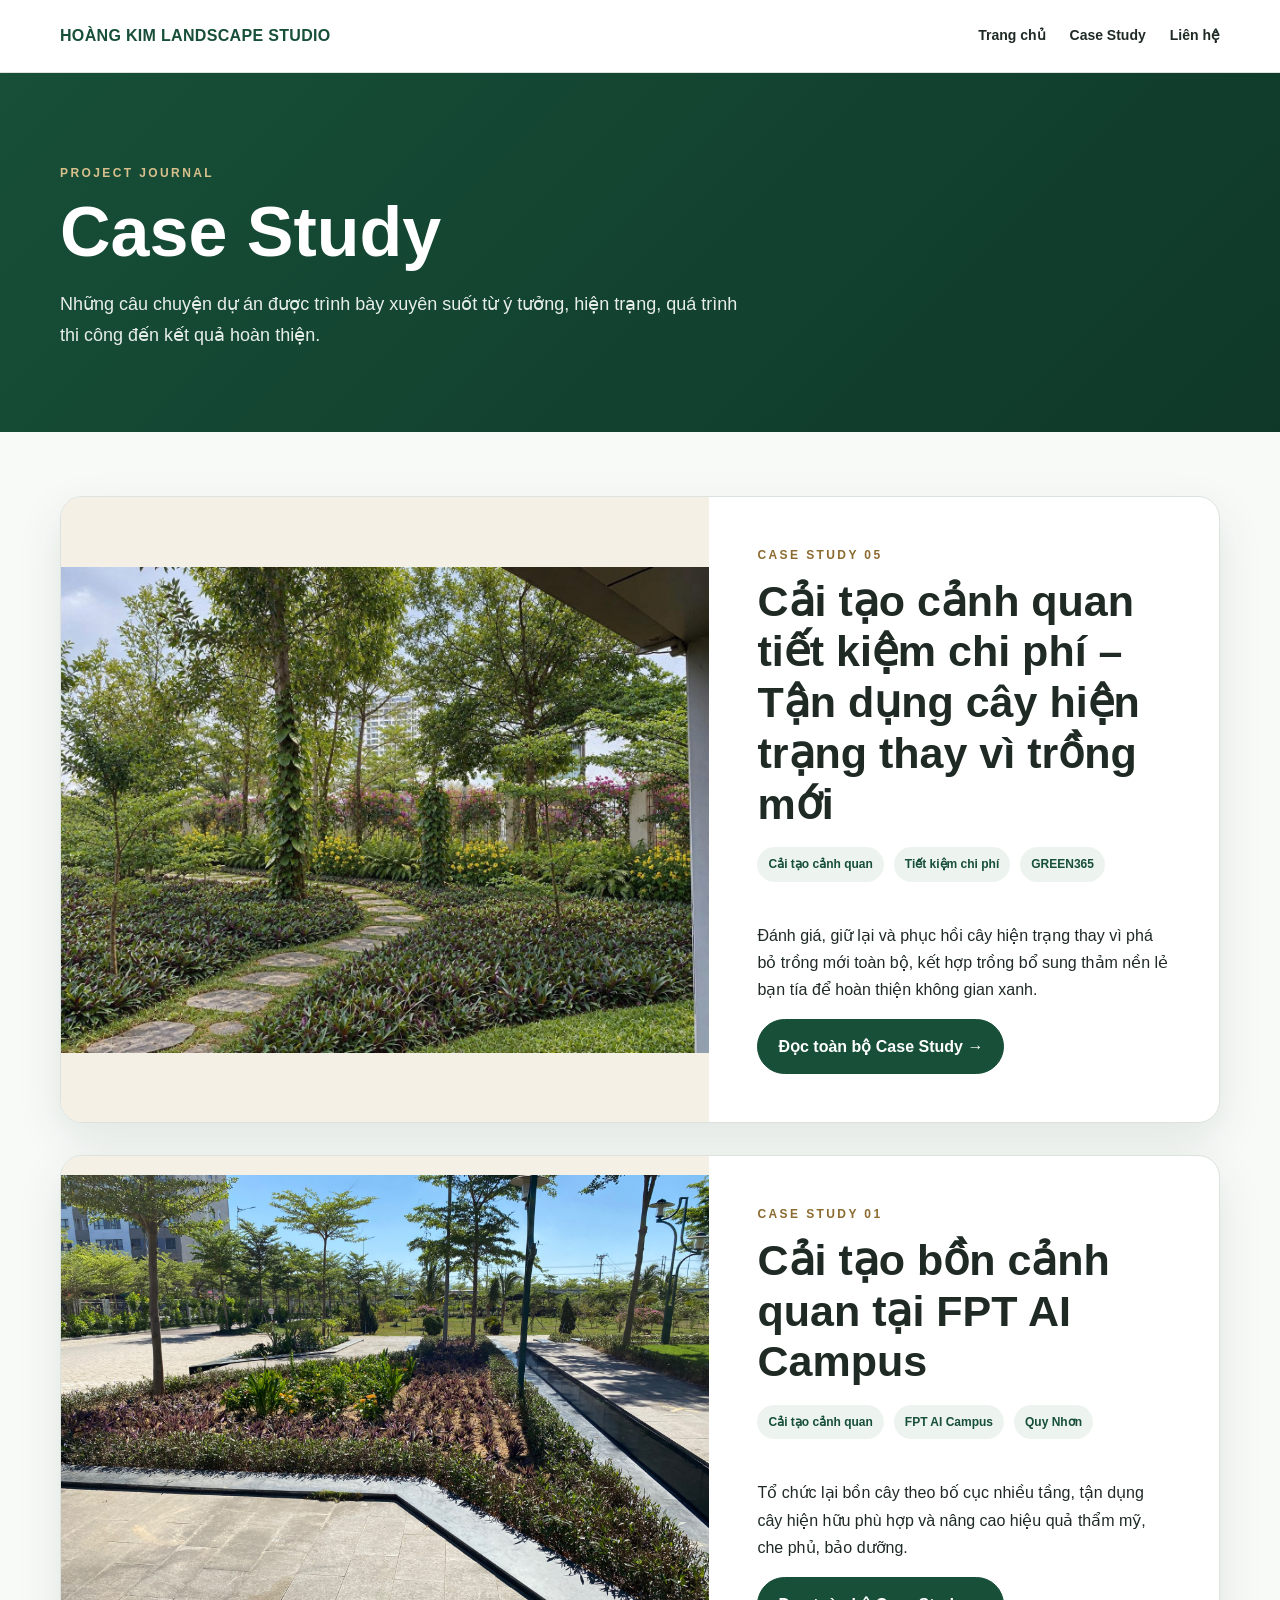
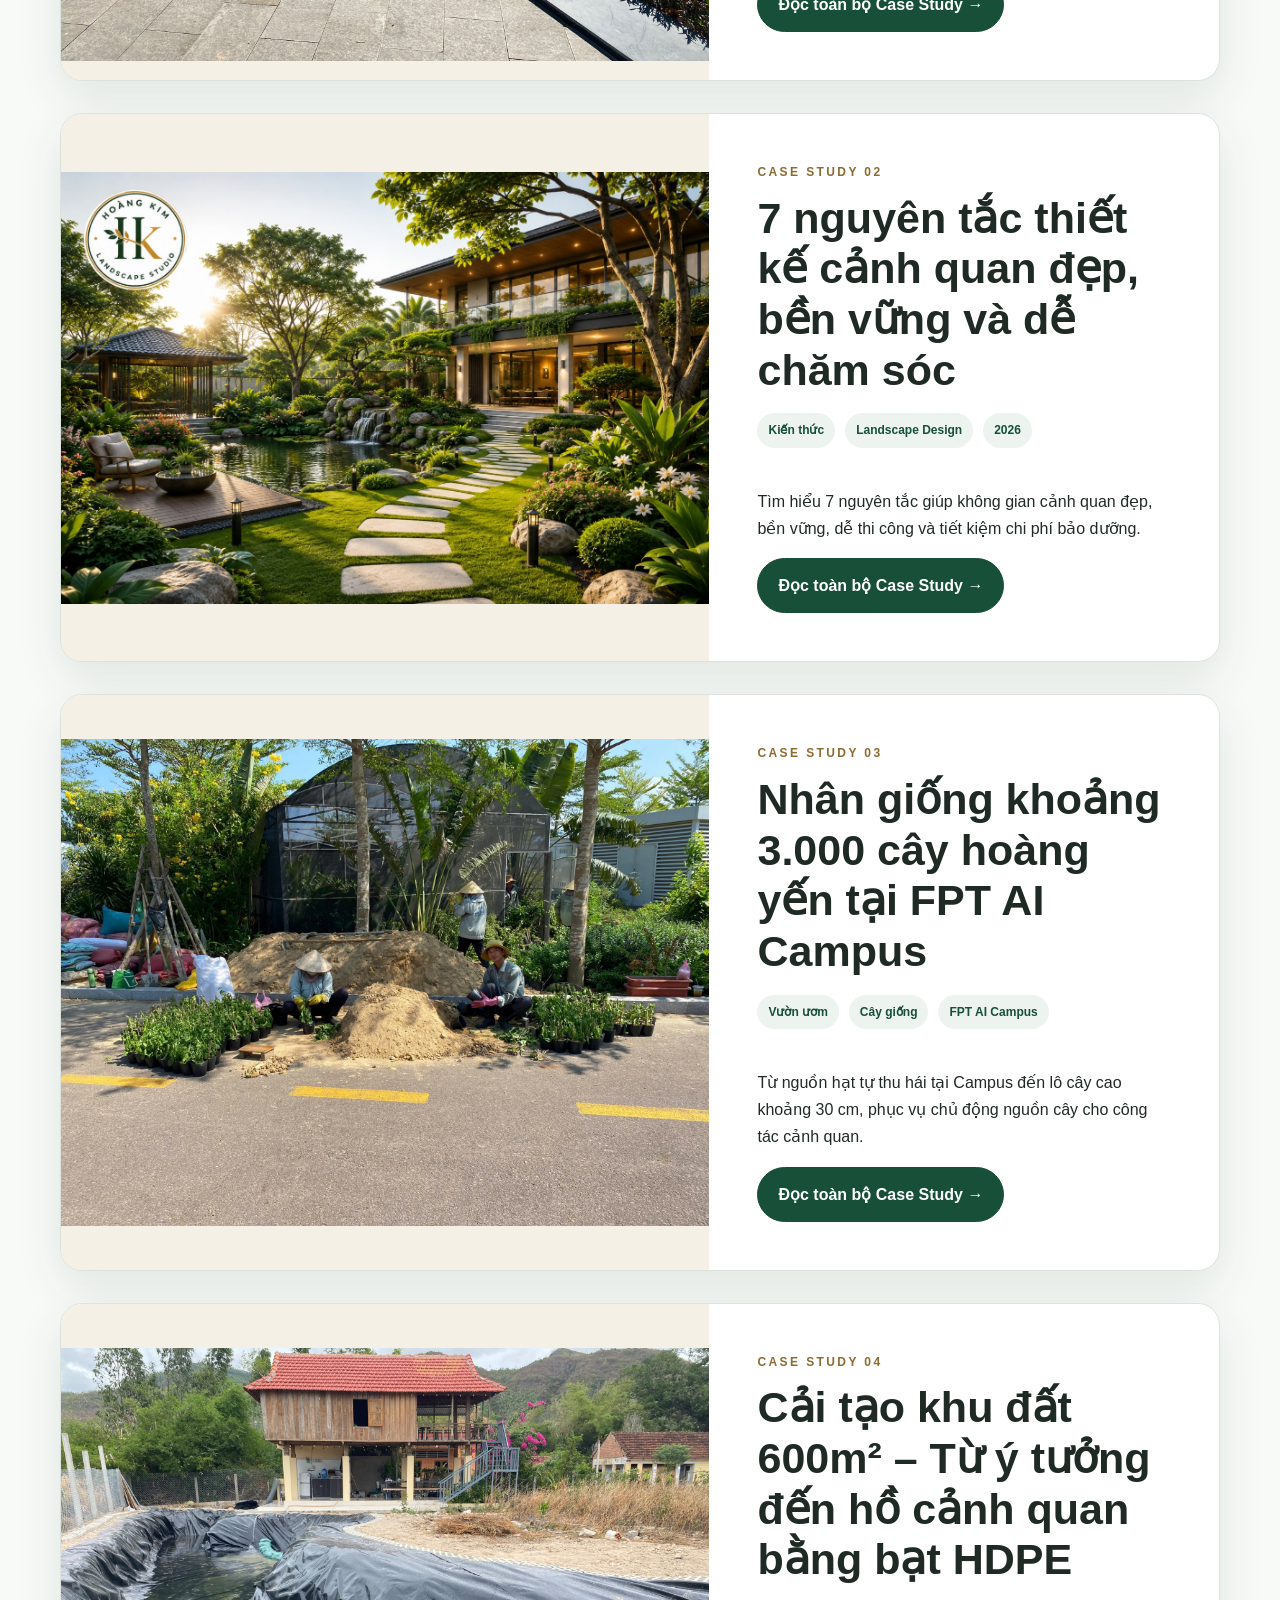
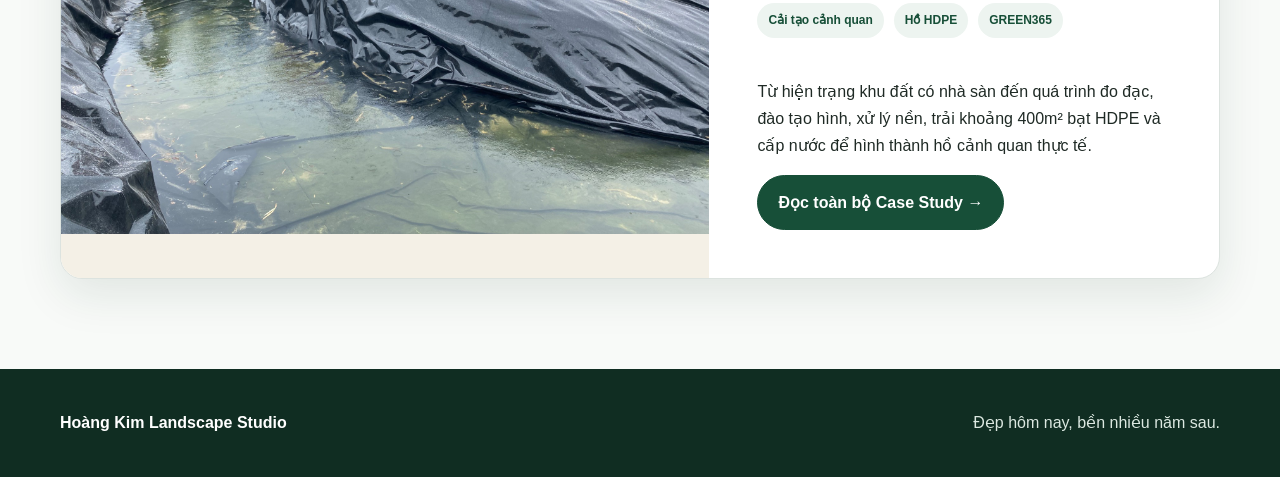
<file: case-study-module/case-study/index.html>
<!doctype html>
<html lang="vi">
<head>
  <meta charset="utf-8">
  <meta name="viewport" content="width=device-width,initial-scale=1">
  <meta name="description" content="Case Study các dự án thiết kế, thi công và cải tạo cảnh quan của Hoàng Kim Landscape Studio.">
  <title>Case Study | Hoàng Kim Landscape Studio</title>
  <link rel="stylesheet" href="styles.css">
</head>
<body>
<header class="site-header">
  <div class="container nav">
    <a class="brand" href="../../index.html">HOÀNG KIM LANDSCAPE STUDIO</a>
    <nav class="nav-links">
      <a href="../../index.html">Trang chủ</a>
      <a href="index.html">Case Study</a>
      <a href="../../index.html#contact">Liên hệ</a>
    </nav>
  </div>
</header>

<section class="hero-list">
  <div class="container">
    <div class="eyebrow">Project Journal</div>
    <h1>Case Study</h1>
    <p>Những câu chuyện dự án được trình bày xuyên suốt từ ý tưởng, hiện trạng, quá trình thi công đến kết quả hoàn thiện.</p>
  </div>
</section>

<main class="listing">
  <div class="container">

    <!-- CASE STUDY 05 -->
    <article class="case-card">
      <a class="case-thumb" href="cai-tao-canh-quan-tiet-kiem-tan-dung-cay-hien-trang/">
        <img src="cai-tao-canh-quan-tiet-kiem-tan-dung-cay-hien-trang/assets/cover.jpg" alt="Cải tạo cảnh quan tiết kiệm chi phí, tận dụng cây hiện trạng">
      </a>
      <div class="case-copy">
        <div class="eyebrow" style="color:#8b6b30">Case Study 05</div>
        <h2>
          <a href="cai-tao-canh-quan-tiet-kiem-tan-dung-cay-hien-trang/" style="text-decoration:none">
            Cải tạo cảnh quan tiết kiệm chi phí – Tận dụng cây hiện trạng thay vì trồng mới
          </a>
        </h2>
        <div class="meta">
          <span class="tag">Cải tạo cảnh quan</span>
          <span class="tag">Tiết kiệm chi phí</span>
          <span class="tag">GREEN365</span>
        </div>
        <p>Đánh giá, giữ lại và phục hồi cây hiện trạng thay vì phá bỏ trồng mới toàn bộ, kết hợp trồng bổ sung thảm nền lẻ bạn tía để hoàn thiện không gian xanh.</p>
        <a class="btn" href="cai-tao-canh-quan-tiet-kiem-tan-dung-cay-hien-trang/">Đọc toàn bộ Case Study →</a>
      </div>
    </article>

    <!-- CASE STUDY 01 -->
    <article class="case-card">
      <a class="case-thumb" href="fpt-ai-campus/">
        <img src="fpt-ai-campus/assets/after-01.jpeg" alt="Cải tạo bồn cảnh quan tại FPT AI Campus">
      </a>
      <div class="case-copy">
        <div class="eyebrow" style="color:#8b6b30">Case Study 01</div>
        <h2><a href="fpt-ai-campus/" style="text-decoration:none">Cải tạo bồn cảnh quan tại FPT AI Campus</a></h2>
        <div class="meta">
          <span class="tag">Cải tạo cảnh quan</span>
          <span class="tag">FPT AI Campus</span>
          <span class="tag">Quy Nhơn</span>
        </div>
        <p>Tổ chức lại bồn cây theo bố cục nhiều tầng, tận dụng cây hiện hữu phù hợp và nâng cao hiệu quả thẩm mỹ, che phủ, bảo dưỡng.</p>
        <a class="btn" href="fpt-ai-campus/">Đọc toàn bộ Case Study →</a>
      </div>
    </article>

    <!-- CASE STUDY 02 -->
    <article class="case-card">
      <a class="case-thumb" href="7-nguyen-tac-thiet-ke-canh-quan/">
        <img src="7-nguyen-tac-thiet-ke-canh-quan/assets/cover.jpg" alt="7 nguyên tắc thiết kế cảnh quan">
      </a>
      <div class="case-copy">
        <div class="eyebrow" style="color:#8b6b30">Case Study 02</div>
        <h2>
          <a href="7-nguyen-tac-thiet-ke-canh-quan/" style="text-decoration:none">
            7 nguyên tắc thiết kế cảnh quan đẹp, bền vững và dễ chăm sóc
          </a>
        </h2>
        <div class="meta">
          <span class="tag">Kiến thức</span>
          <span class="tag">Landscape Design</span>
          <span class="tag">2026</span>
        </div>
        <p>Tìm hiểu 7 nguyên tắc giúp không gian cảnh quan đẹp, bền vững, dễ thi công và tiết kiệm chi phí bảo dưỡng.</p>
        <a class="btn" href="7-nguyen-tac-thiet-ke-canh-quan/">Đọc toàn bộ Case Study →</a>
      </div>
    </article>

    <!-- CASE STUDY 03 -->
    <article class="case-card">
      <a class="case-thumb" href="nhan-giong-hoang-yen-fpt-ai-campus/">
        <img src="nhan-giong-hoang-yen-fpt-ai-campus/assets/07-cay-hoang-yen-30cm.jpg" alt="Nhân giống khoảng 3.000 cây hoàng yến tại FPT AI Campus">
      </a>
      <div class="case-copy">
        <div class="eyebrow" style="color:#8b6b30">Case Study 03</div>
        <h2>
          <a href="nhan-giong-hoang-yen-fpt-ai-campus/" style="text-decoration:none">
            Nhân giống khoảng 3.000 cây hoàng yến tại FPT AI Campus
          </a>
        </h2>
        <div class="meta">
          <span class="tag">Vườn ươm</span>
          <span class="tag">Cây giống</span>
          <span class="tag">FPT AI Campus</span>
        </div>
        <p>Từ nguồn hạt tự thu hái tại Campus đến lô cây cao khoảng 30 cm, phục vụ chủ động nguồn cây cho công tác cảnh quan.</p>
        <a class="btn" href="nhan-giong-hoang-yen-fpt-ai-campus/">Đọc toàn bộ Case Study →</a>
      </div>
    </article>

    <!-- CASE STUDY 04 -->
    <article class="case-card">
      <a class="case-thumb" href="ho-canh-quan-hdpe-600m2/">
        <img src="ho-canh-quan-hdpe-600m2/assets/cover.jpeg" alt="Cải tạo khu đất 600m² với hồ cảnh quan bằng bạt HDPE">
      </a>
      <div class="case-copy">
        <div class="eyebrow" style="color:#8b6b30">Case Study 04</div>
        <h2>
          <a href="ho-canh-quan-hdpe-600m2/" style="text-decoration:none">
            Cải tạo khu đất 600m² – Từ ý tưởng đến hồ cảnh quan bằng bạt HDPE
          </a>
        </h2>
        <div class="meta">
          <span class="tag">Cải tạo cảnh quan</span>
          <span class="tag">Hồ HDPE</span>
          <span class="tag">GREEN365</span>
        </div>
        <p>Từ hiện trạng khu đất có nhà sàn đến quá trình đo đạc, đào tạo hình, xử lý nền, trải khoảng 400m² bạt HDPE và cấp nước để hình thành hồ cảnh quan thực tế.</p>
        <a class="btn" href="ho-canh-quan-hdpe-600m2/">Đọc toàn bộ Case Study →</a>
      </div>
    </article>

  </div>
</main>

<footer class="site-footer">
  <div class="container footer-grid">
    <strong>Hoàng Kim Landscape Studio</strong>
    <span>Đẹp hôm nay, bền nhiều năm sau.</span>
  </div>
</footer>
</body>
</html>
</file>
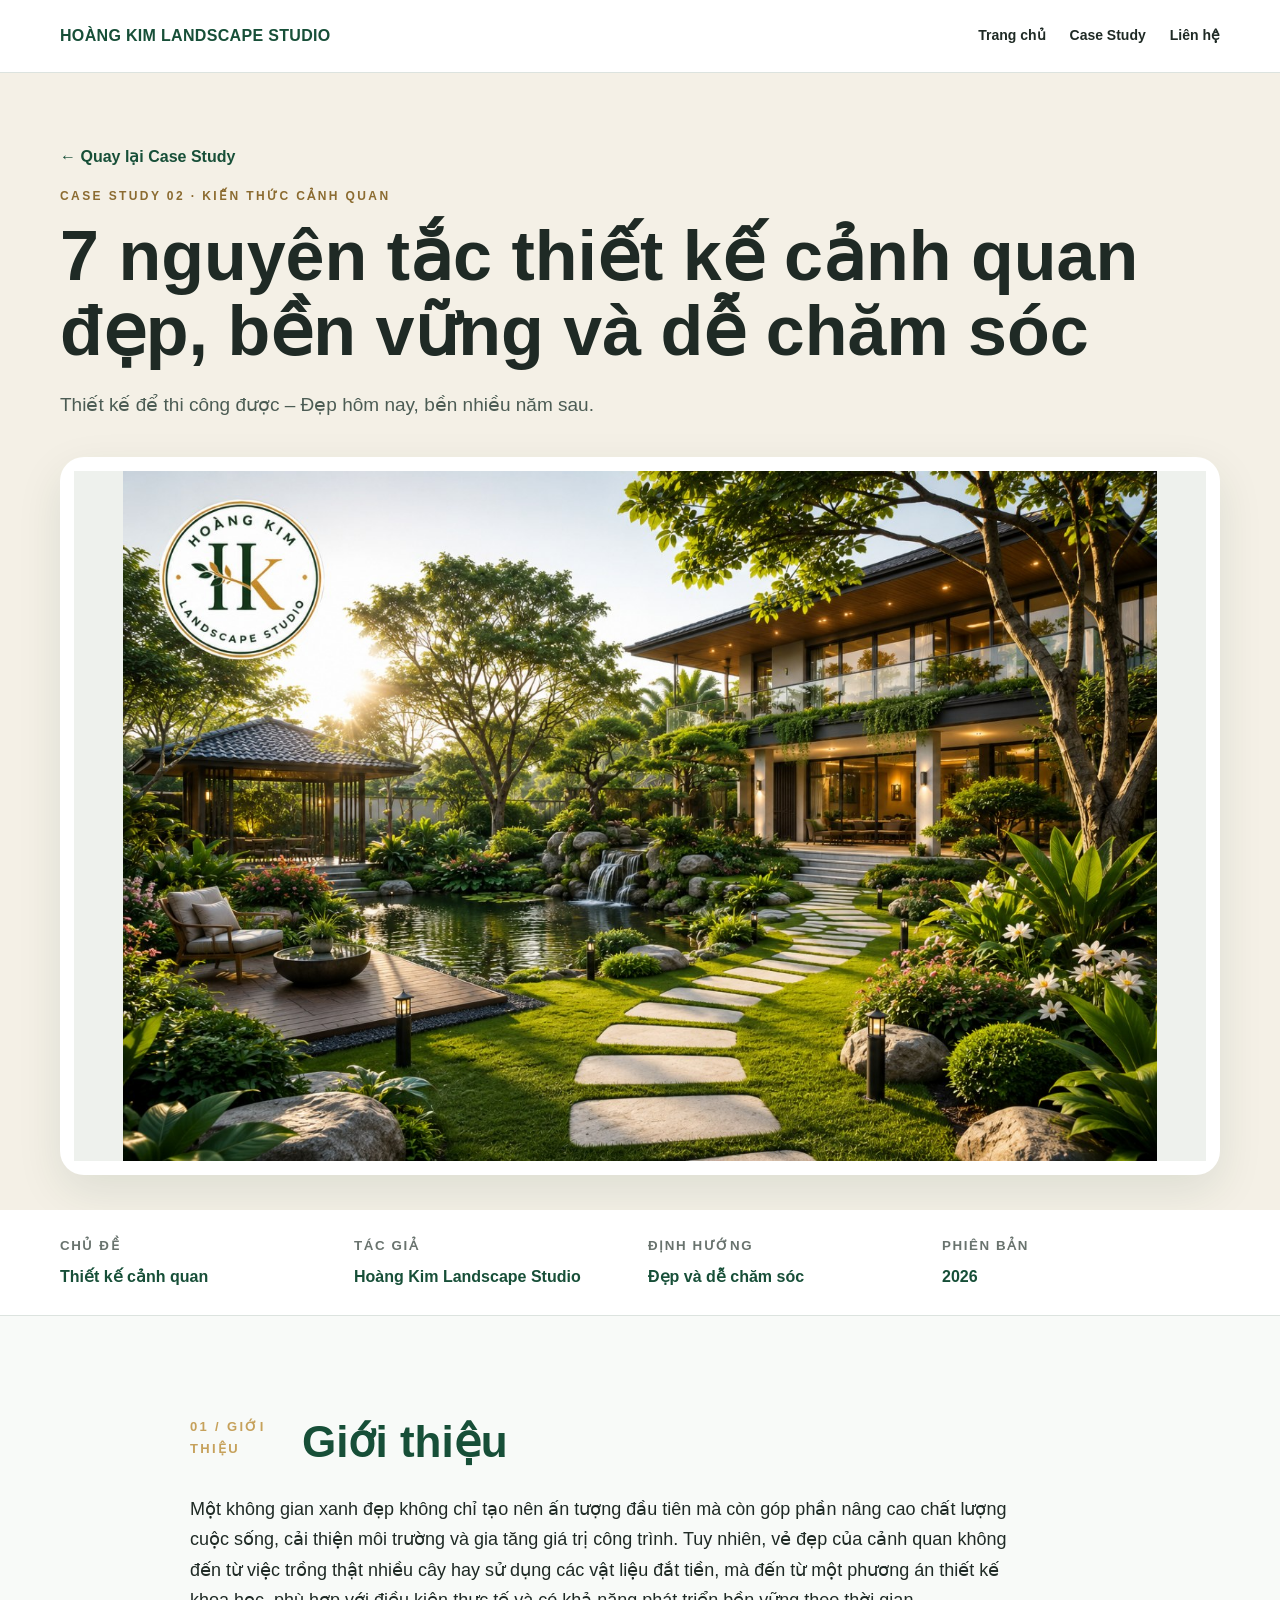
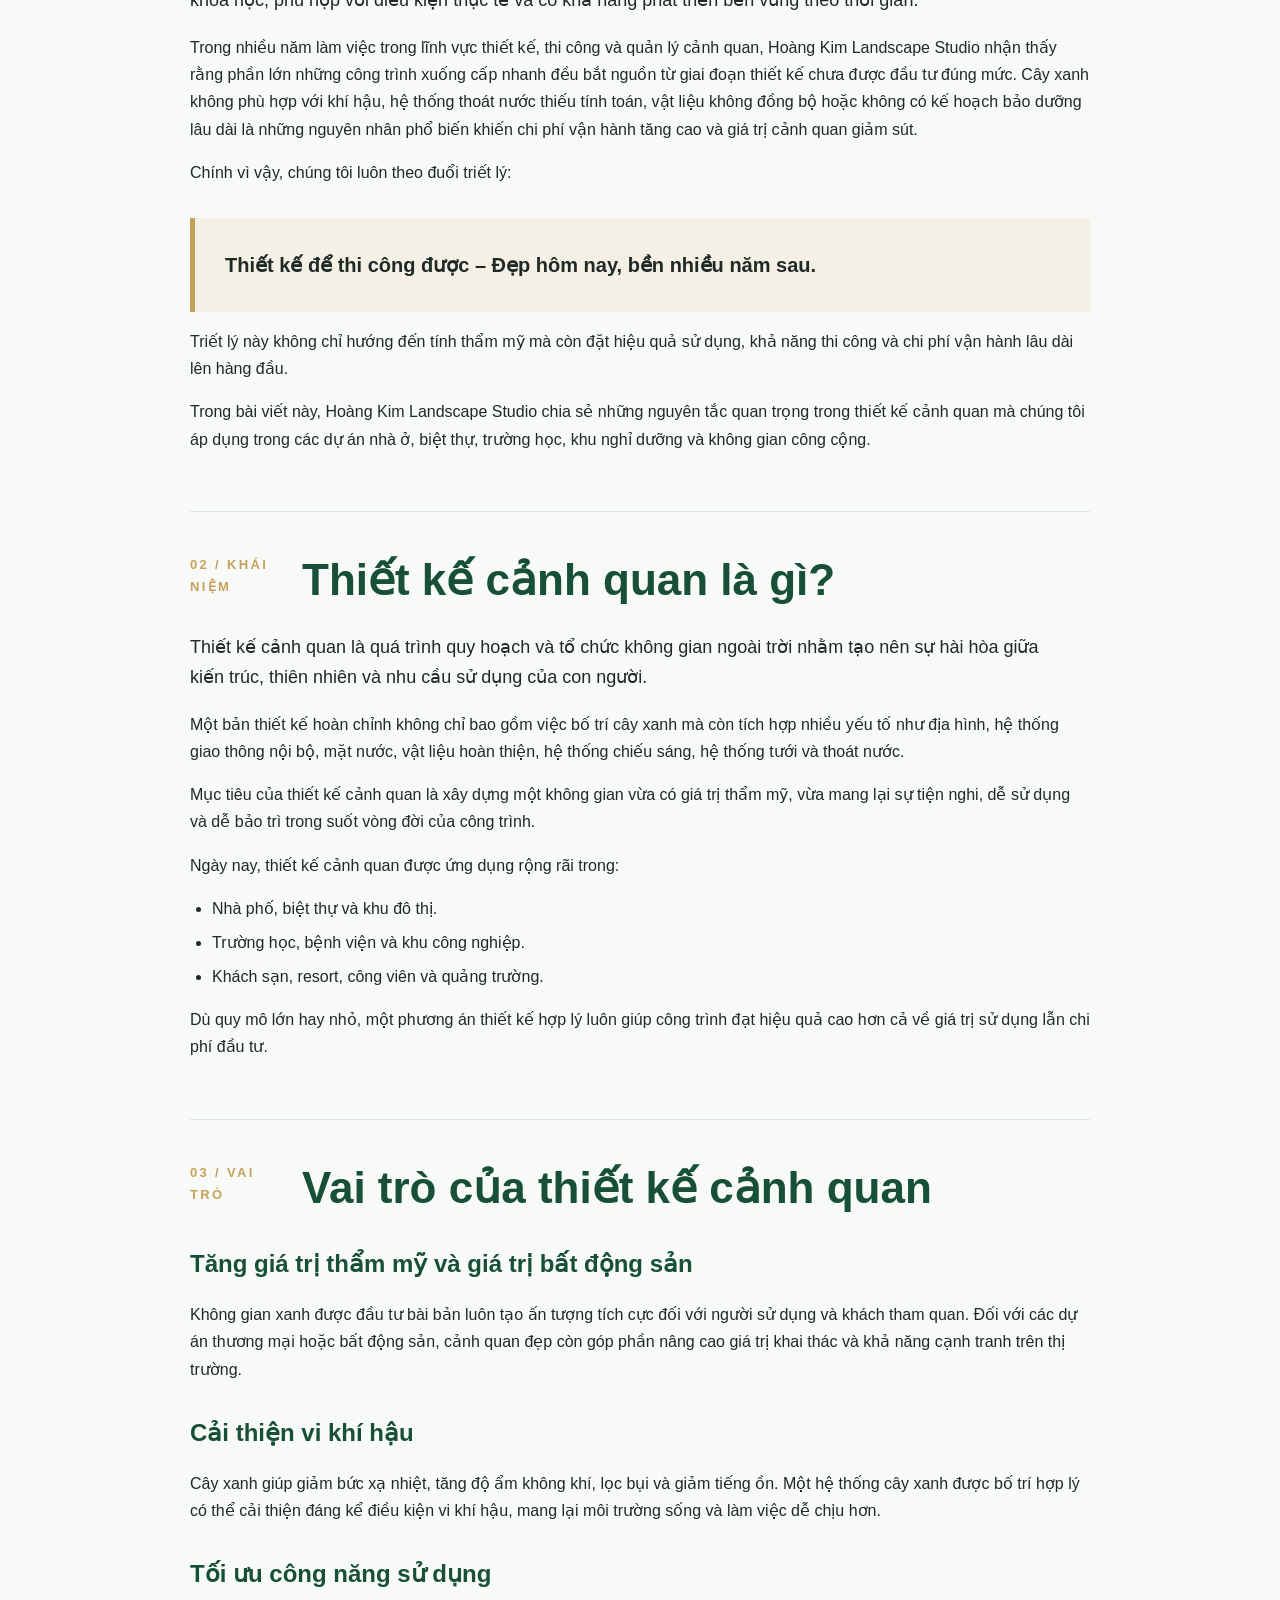
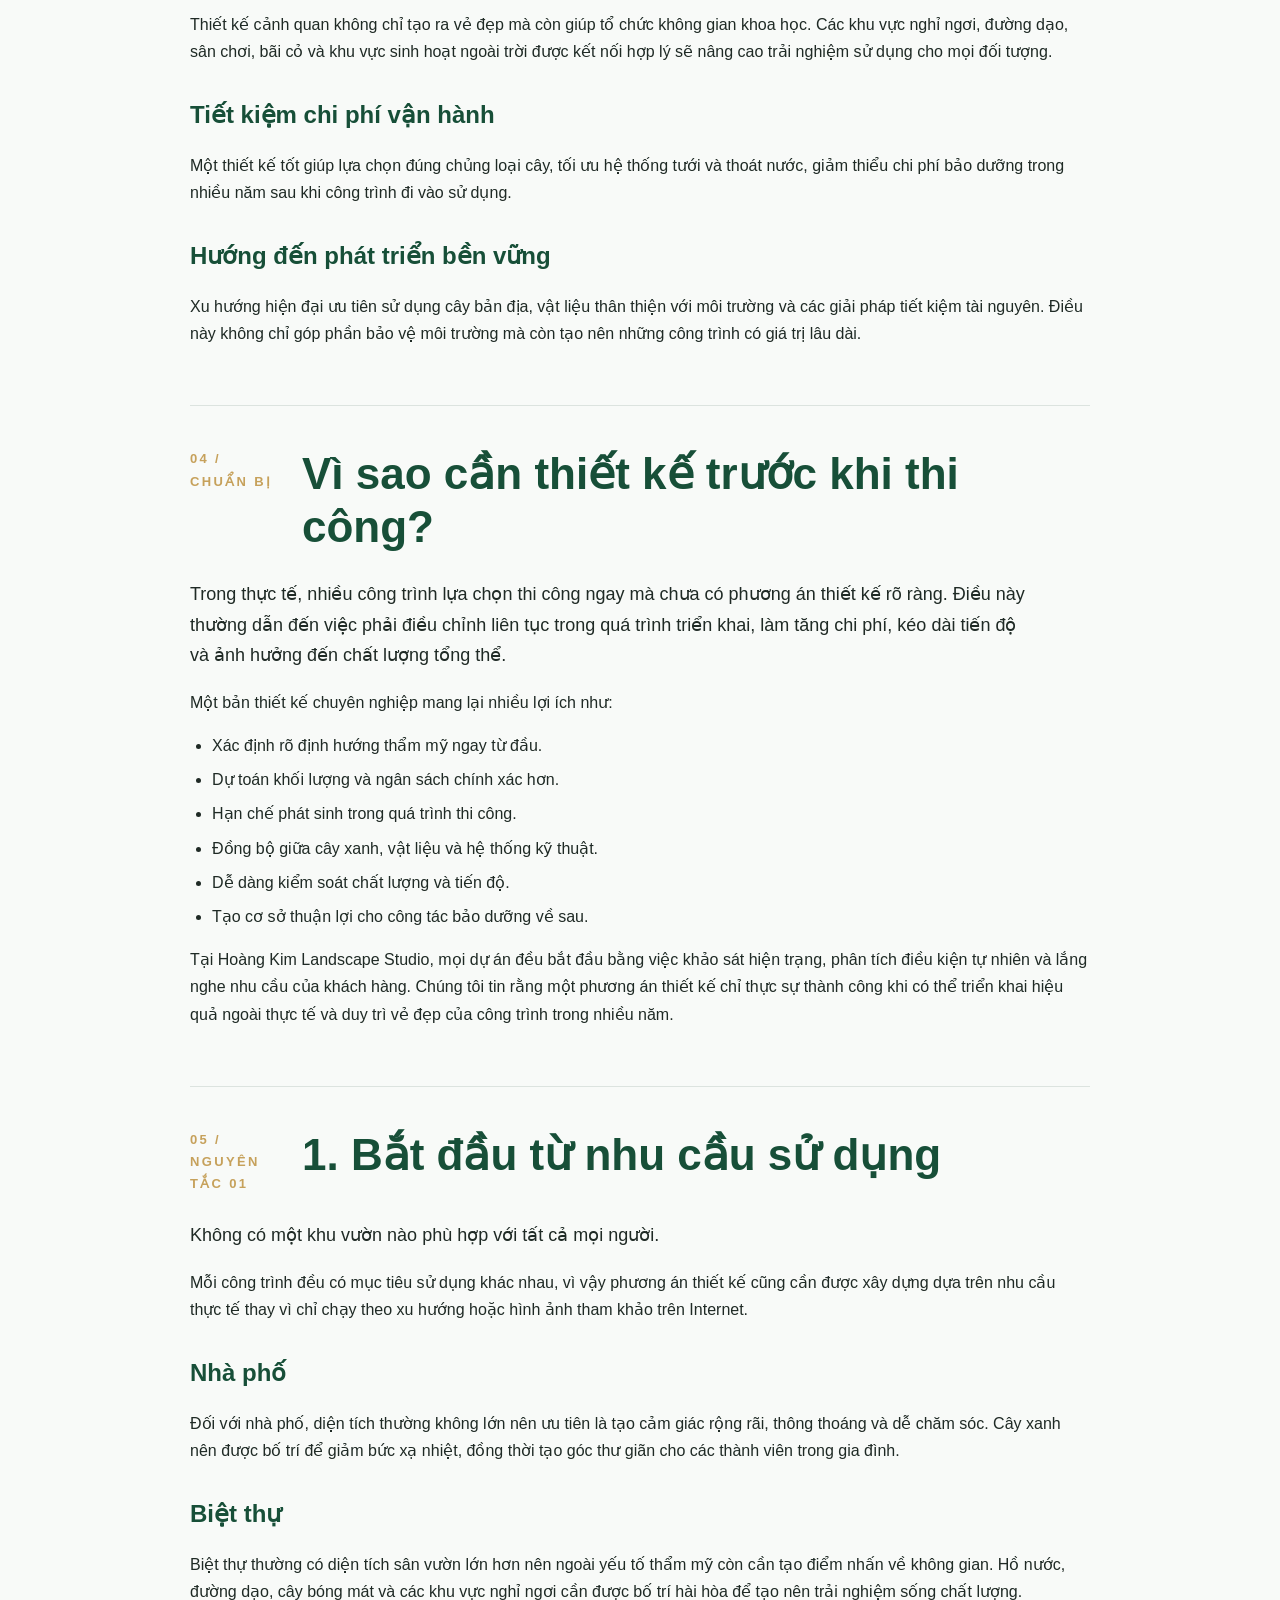
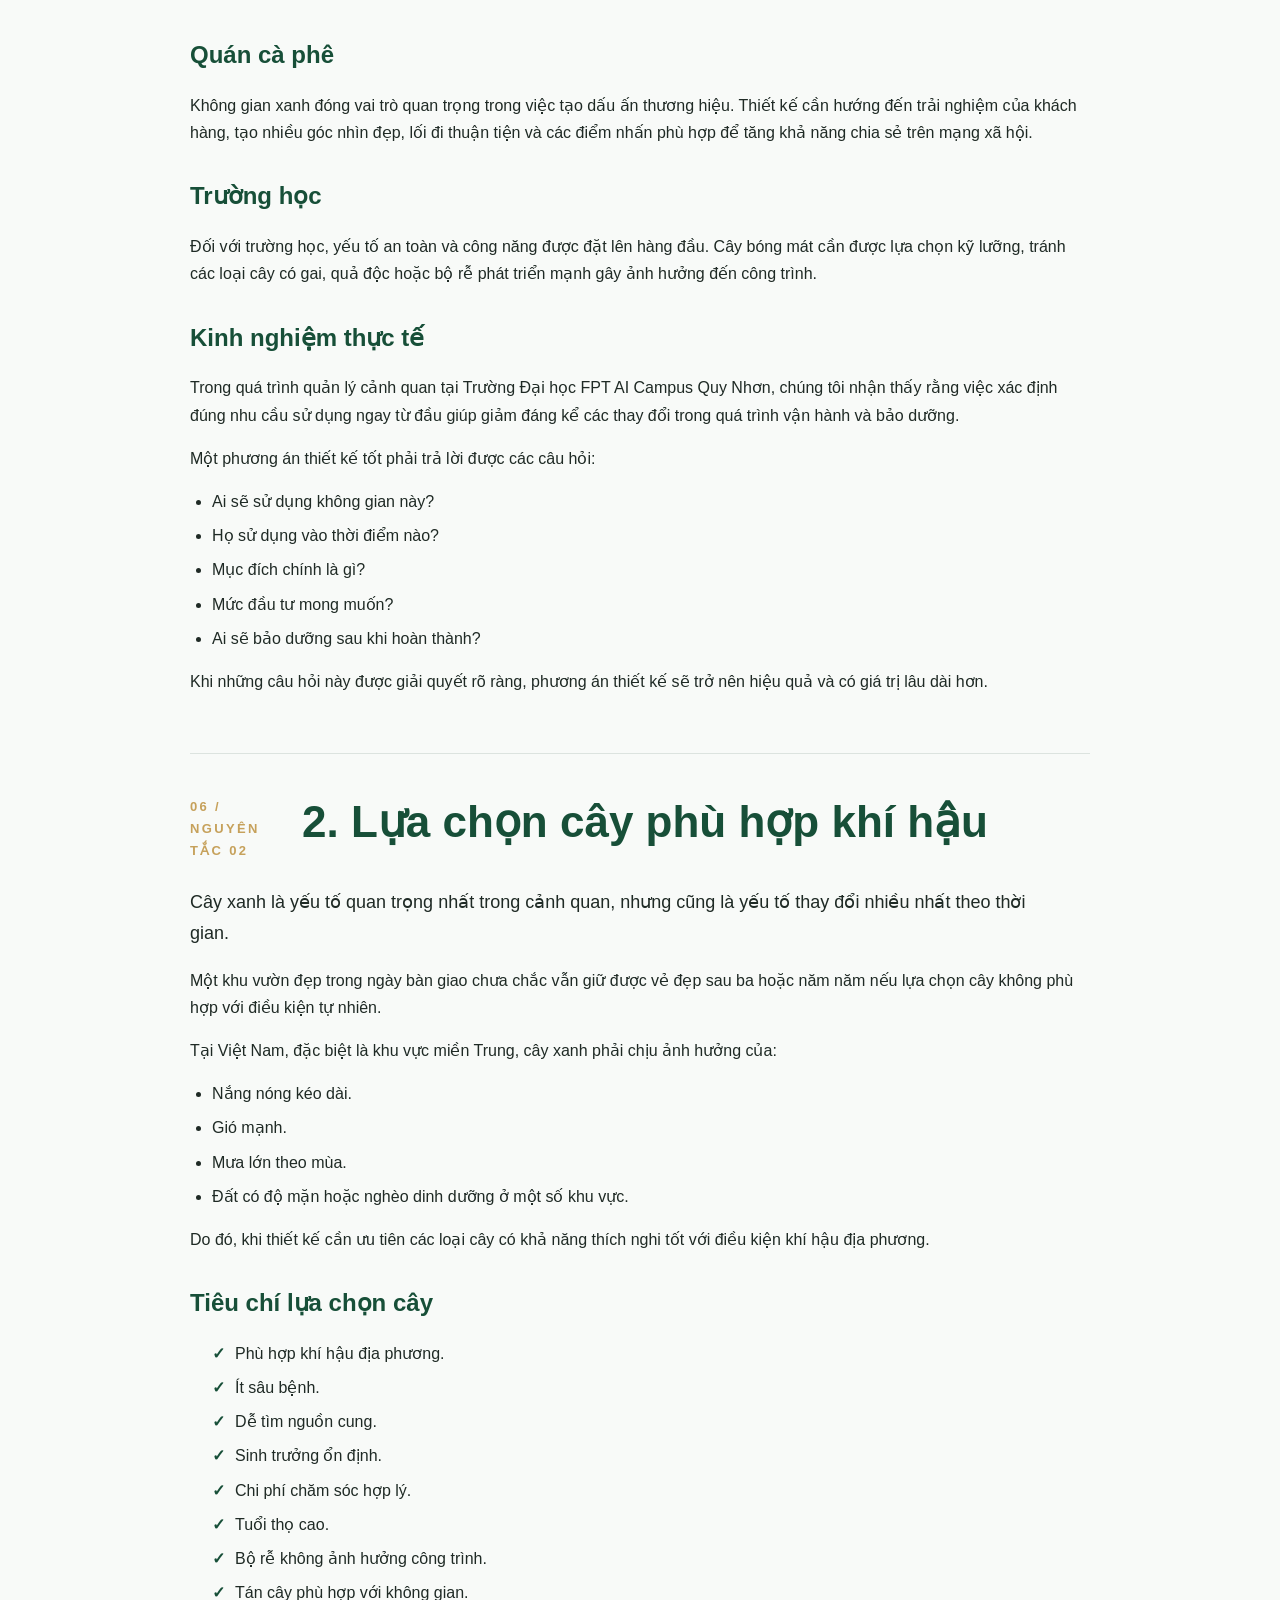
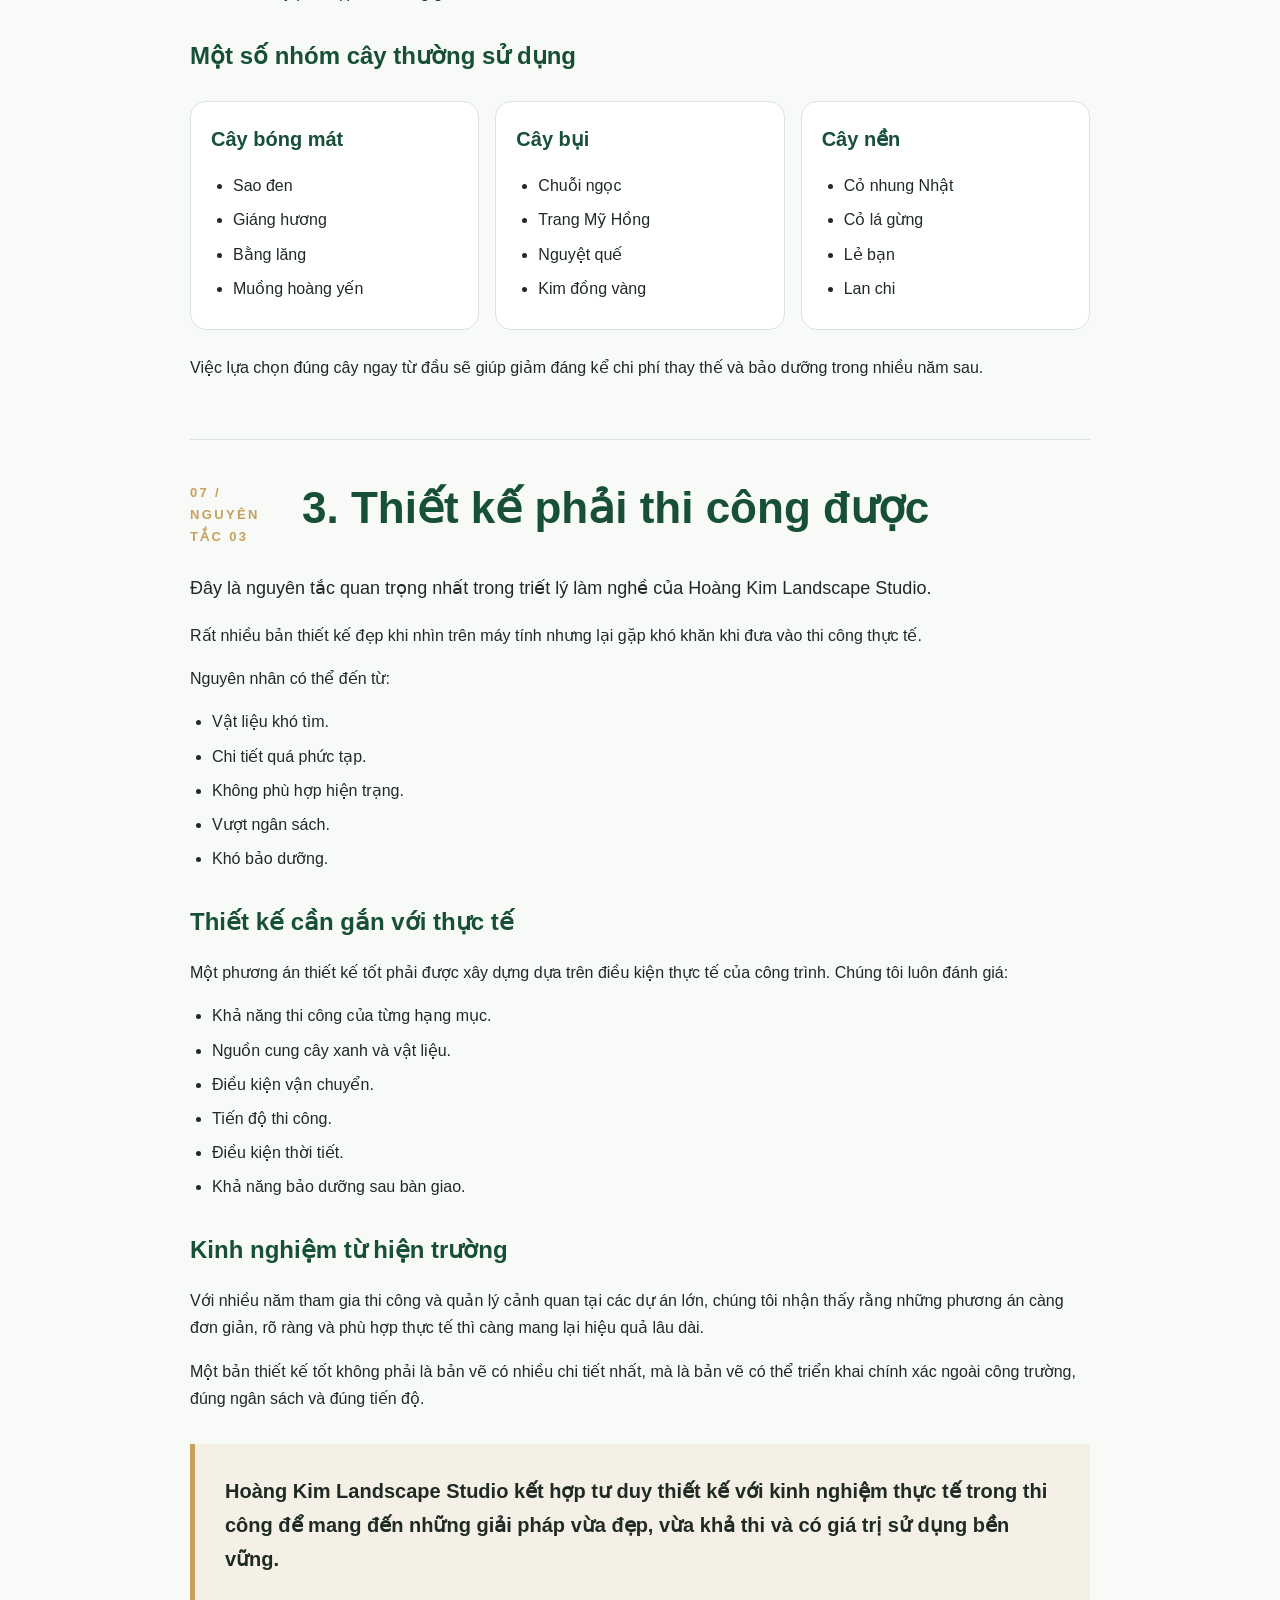
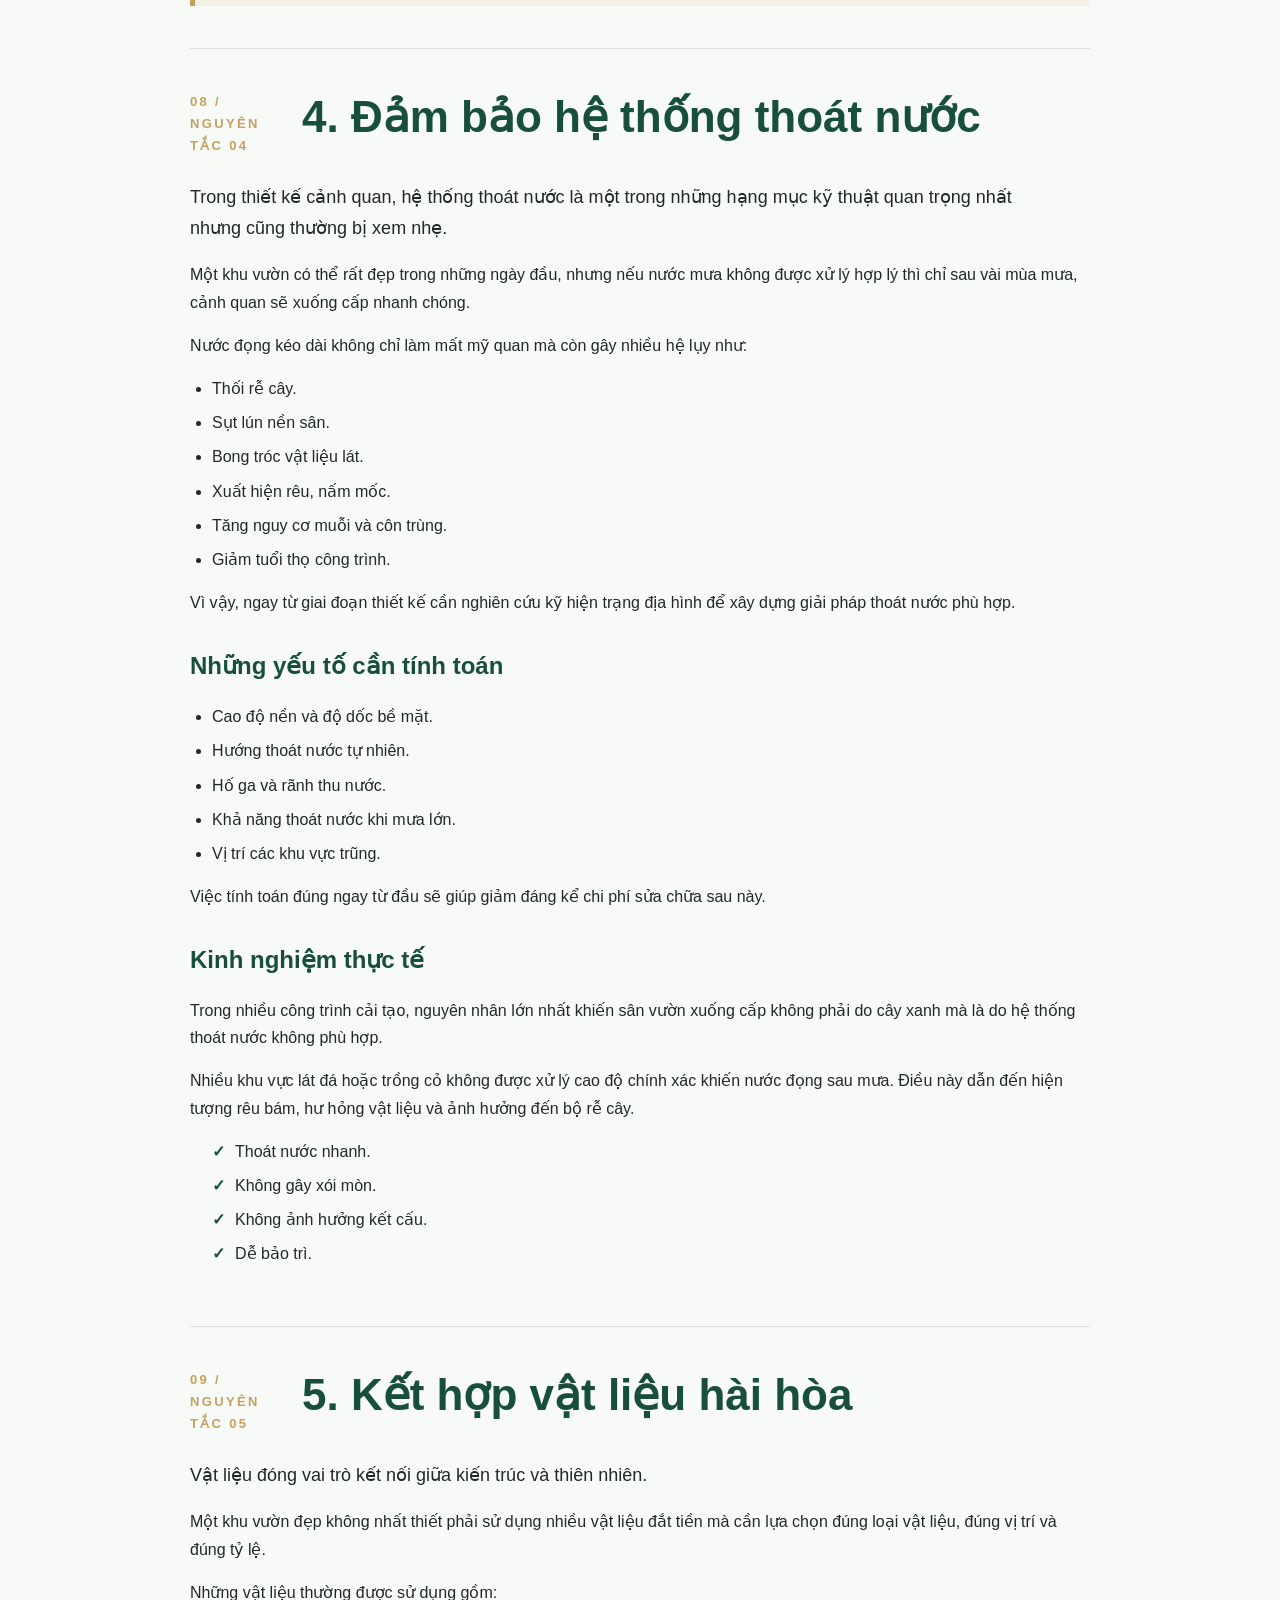
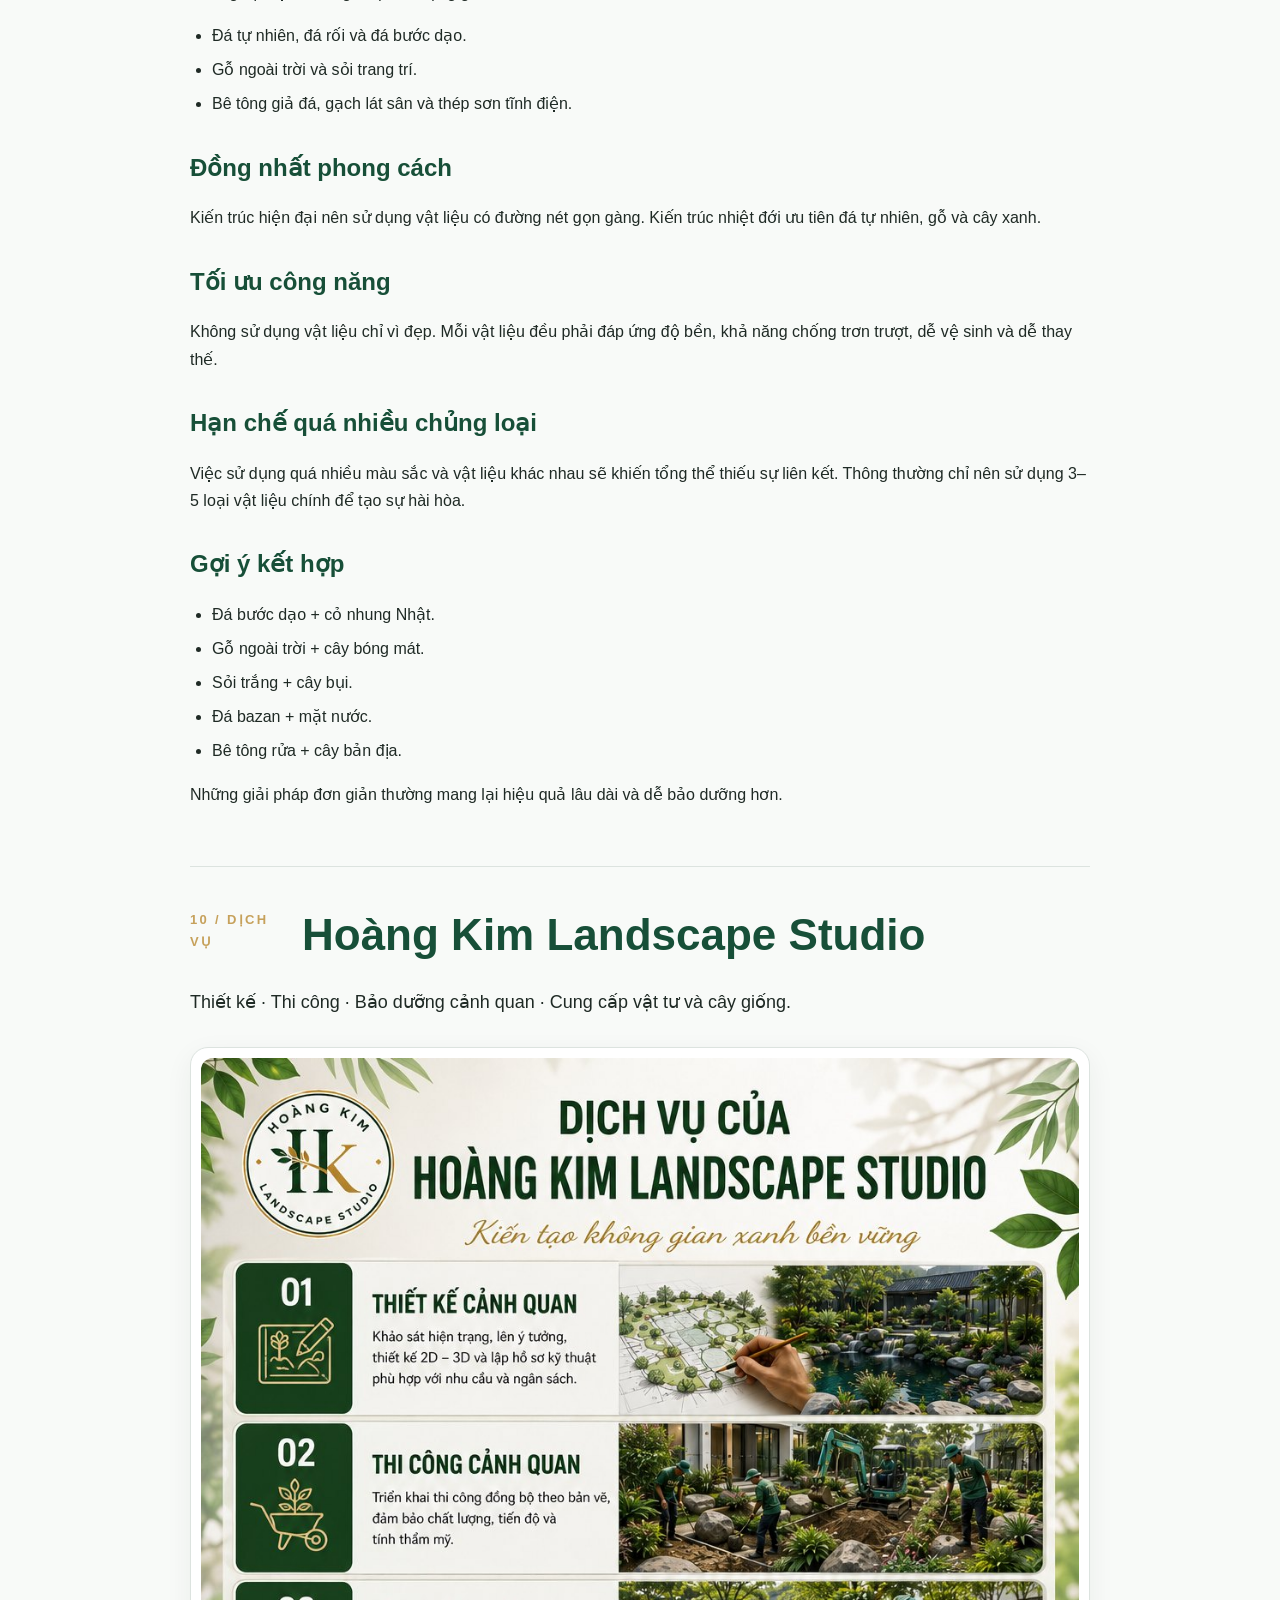
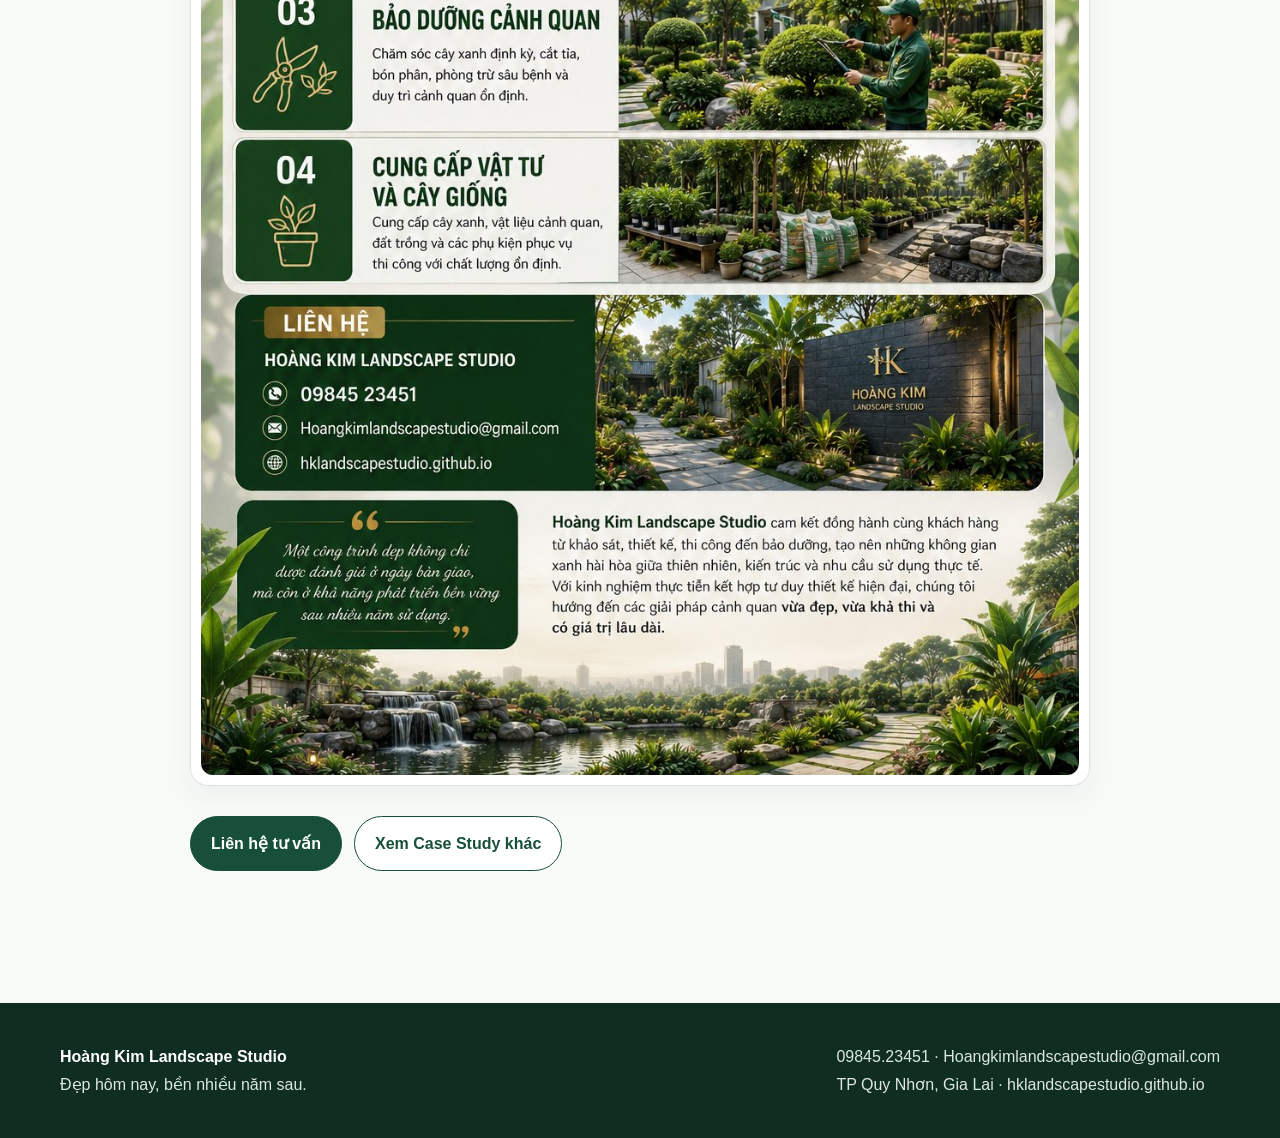
<file: case-study-module/case-study/7-nguyen-tac-thiet-ke-canh-quan/index.html>
<!doctype html>
<html lang="vi">
<head>
  <meta charset="utf-8">
  <meta name="viewport" content="width=device-width,initial-scale=1">
  <meta name="description" content="Tìm hiểu các nguyên tắc thiết kế cảnh quan giúp không gian xanh đẹp, bền vững, dễ thi công, tiết kiệm chi phí bảo dưỡng và phù hợp khí hậu Việt Nam.">
  <meta name="author" content="Hoàng Kim Landscape Studio">
  <meta name="robots" content="index,follow">
  <meta property="og:type" content="article">
  <meta property="og:locale" content="vi_VN">
  <meta property="og:title" content="7 nguyên tắc thiết kế cảnh quan đẹp, bền vững và dễ chăm sóc">
  <meta property="og:description" content="Thiết kế để thi công được – Đẹp hôm nay, bền nhiều năm sau.">
  <meta property="og:image" content="https://hklandscapestudio.github.io/case-study-module/case-study/7-nguyen-tac-thiet-ke-canh-quan/assets/cover.jpg">
  <link rel="canonical" href="https://hklandscapestudio.github.io/case-study-module/case-study/7-nguyen-tac-thiet-ke-canh-quan/">
  <title>7 nguyên tắc thiết kế cảnh quan | Hoàng Kim Landscape Studio</title>
  <link rel="stylesheet" href="../styles.css">
  <style>
    .article-body{max-width:900px}
    .article-body h3{color:#174f38;font-size:24px;margin:30px 0 8px}
    .article-body ul{padding-left:22px}
    .article-body li{margin:7px 0}
    .check-list{list-style:none;padding-left:0}
    .check-list li::before{content:"✓";font-weight:900;color:#174f38;margin-right:10px}
    .plant-grid{display:grid;grid-template-columns:repeat(3,1fr);gap:16px;margin:24px 0}
    .plant-card{background:#fff;border:1px solid #dce3df;border-radius:16px;padding:20px}
    .plant-card h3{margin-top:0;font-size:20px}
    .plant-card ul{margin-bottom:0}
    .service-image{margin-top:30px;background:#fff;border:1px solid #dce3df;border-radius:18px;padding:10px;box-shadow:0 8px 28px rgba(22,58,42,.06)}
    .service-image img{width:100%;height:auto;border-radius:12px}
    @media(max-width:700px){.plant-grid{grid-template-columns:1fr}}
  </style>
  <script type="application/ld+json">
  {
    "@context":"https://schema.org",
    "@type":"Article",
    "headline":"7 nguyên tắc thiết kế cảnh quan đẹp, bền vững và dễ chăm sóc",
    "description":"Các nguyên tắc thiết kế cảnh quan giúp không gian xanh đẹp, bền vững, dễ thi công và tiết kiệm chi phí bảo dưỡng.",
    "image":"https://hklandscapestudio.github.io/case-study-module/case-study/7-nguyen-tac-thiet-ke-canh-quan/assets/cover.jpg",
    "author":{"@type":"Organization","name":"Hoàng Kim Landscape Studio"},
    "publisher":{"@type":"Organization","name":"Hoàng Kim Landscape Studio"},
    "datePublished":"2026",
    "inLanguage":"vi"
  }
  </script>
</head>
<body>
<header class="site-header">
  <div class="container nav">
    <a class="brand" href="../../../index.html">HOÀNG KIM LANDSCAPE STUDIO</a>
    <nav class="nav-links">
      <a href="../../../index.html">Trang chủ</a>
      <a href="../index.html">Case Study</a>
      <a href="../../../index.html#contact">Liên hệ</a>
    </nav>
  </div>
</header>

<section class="article-hero">
  <div class="container">
    <a class="back" href="../index.html">← Quay lại Case Study</a>
    <div class="eyebrow" style="color:#8b6b30">Case Study 02 · Kiến thức cảnh quan</div>
    <h1>7 nguyên tắc thiết kế cảnh quan đẹp, bền vững và dễ chăm sóc</h1>
    <p class="intro">Thiết kế để thi công được – Đẹp hôm nay, bền nhiều năm sau.</p>
    <div class="hero-image">
      <img src="assets/cover.jpg" alt="Không gian sân vườn cảnh quan xanh bền vững">
    </div>
  </div>
</section>

<section class="project-facts">
  <div class="container facts">
    <div class="fact"><small>Chủ đề</small><strong>Thiết kế cảnh quan</strong></div>
    <div class="fact"><small>Tác giả</small><strong>Hoàng Kim Landscape Studio</strong></div>
    <div class="fact"><small>Định hướng</small><strong>Đẹp và dễ chăm sóc</strong></div>
    <div class="fact"><small>Phiên bản</small><strong>2026</strong></div>
  </div>
</section>

<main class="article">
<div class="container article-body">

<section class="section">
  <div class="section-head"><div class="num">01 / GIỚI THIỆU</div><h2>Giới thiệu</h2></div>
  <p class="lead">Một không gian xanh đẹp không chỉ tạo nên ấn tượng đầu tiên mà còn góp phần nâng cao chất lượng cuộc sống, cải thiện môi trường và gia tăng giá trị công trình. Tuy nhiên, vẻ đẹp của cảnh quan không đến từ việc trồng thật nhiều cây hay sử dụng các vật liệu đắt tiền, mà đến từ một phương án thiết kế khoa học, phù hợp với điều kiện thực tế và có khả năng phát triển bền vững theo thời gian.</p>
  <p>Trong nhiều năm làm việc trong lĩnh vực thiết kế, thi công và quản lý cảnh quan, Hoàng Kim Landscape Studio nhận thấy rằng phần lớn những công trình xuống cấp nhanh đều bắt nguồn từ giai đoạn thiết kế chưa được đầu tư đúng mức. Cây xanh không phù hợp với khí hậu, hệ thống thoát nước thiếu tính toán, vật liệu không đồng bộ hoặc không có kế hoạch bảo dưỡng lâu dài là những nguyên nhân phổ biến khiến chi phí vận hành tăng cao và giá trị cảnh quan giảm sút.</p>
  <p>Chính vì vậy, chúng tôi luôn theo đuổi triết lý:</p>
  <div class="quote">Thiết kế để thi công được – Đẹp hôm nay, bền nhiều năm sau.</div>
  <p>Triết lý này không chỉ hướng đến tính thẩm mỹ mà còn đặt hiệu quả sử dụng, khả năng thi công và chi phí vận hành lâu dài lên hàng đầu.</p>
  <p>Trong bài viết này, Hoàng Kim Landscape Studio chia sẻ những nguyên tắc quan trọng trong thiết kế cảnh quan mà chúng tôi áp dụng trong các dự án nhà ở, biệt thự, trường học, khu nghỉ dưỡng và không gian công cộng.</p>
</section>

<section class="section">
  <div class="section-head"><div class="num">02 / KHÁI NIỆM</div><h2>Thiết kế cảnh quan là gì?</h2></div>
  <p class="lead">Thiết kế cảnh quan là quá trình quy hoạch và tổ chức không gian ngoài trời nhằm tạo nên sự hài hòa giữa kiến trúc, thiên nhiên và nhu cầu sử dụng của con người.</p>
  <p>Một bản thiết kế hoàn chỉnh không chỉ bao gồm việc bố trí cây xanh mà còn tích hợp nhiều yếu tố như địa hình, hệ thống giao thông nội bộ, mặt nước, vật liệu hoàn thiện, hệ thống chiếu sáng, hệ thống tưới và thoát nước.</p>
  <p>Mục tiêu của thiết kế cảnh quan là xây dựng một không gian vừa có giá trị thẩm mỹ, vừa mang lại sự tiện nghi, dễ sử dụng và dễ bảo trì trong suốt vòng đời của công trình.</p>
  <p>Ngày nay, thiết kế cảnh quan được ứng dụng rộng rãi trong:</p>
  <ul>
    <li>Nhà phố, biệt thự và khu đô thị.</li>
    <li>Trường học, bệnh viện và khu công nghiệp.</li>
    <li>Khách sạn, resort, công viên và quảng trường.</li>
  </ul>
  <p>Dù quy mô lớn hay nhỏ, một phương án thiết kế hợp lý luôn giúp công trình đạt hiệu quả cao hơn cả về giá trị sử dụng lẫn chi phí đầu tư.</p>
</section>

<section class="section">
  <div class="section-head"><div class="num">03 / VAI TRÒ</div><h2>Vai trò của thiết kế cảnh quan</h2></div>
  <h3>Tăng giá trị thẩm mỹ và giá trị bất động sản</h3>
  <p>Không gian xanh được đầu tư bài bản luôn tạo ấn tượng tích cực đối với người sử dụng và khách tham quan. Đối với các dự án thương mại hoặc bất động sản, cảnh quan đẹp còn góp phần nâng cao giá trị khai thác và khả năng cạnh tranh trên thị trường.</p>
  <h3>Cải thiện vi khí hậu</h3>
  <p>Cây xanh giúp giảm bức xạ nhiệt, tăng độ ẩm không khí, lọc bụi và giảm tiếng ồn. Một hệ thống cây xanh được bố trí hợp lý có thể cải thiện đáng kể điều kiện vi khí hậu, mang lại môi trường sống và làm việc dễ chịu hơn.</p>
  <h3>Tối ưu công năng sử dụng</h3>
  <p>Thiết kế cảnh quan không chỉ tạo ra vẻ đẹp mà còn giúp tổ chức không gian khoa học. Các khu vực nghỉ ngơi, đường dạo, sân chơi, bãi cỏ và khu vực sinh hoạt ngoài trời được kết nối hợp lý sẽ nâng cao trải nghiệm sử dụng cho mọi đối tượng.</p>
  <h3>Tiết kiệm chi phí vận hành</h3>
  <p>Một thiết kế tốt giúp lựa chọn đúng chủng loại cây, tối ưu hệ thống tưới và thoát nước, giảm thiểu chi phí bảo dưỡng trong nhiều năm sau khi công trình đi vào sử dụng.</p>
  <h3>Hướng đến phát triển bền vững</h3>
  <p>Xu hướng hiện đại ưu tiên sử dụng cây bản địa, vật liệu thân thiện với môi trường và các giải pháp tiết kiệm tài nguyên. Điều này không chỉ góp phần bảo vệ môi trường mà còn tạo nên những công trình có giá trị lâu dài.</p>
</section>

<section class="section">
  <div class="section-head"><div class="num">04 / CHUẨN BỊ</div><h2>Vì sao cần thiết kế trước khi thi công?</h2></div>
  <p class="lead">Trong thực tế, nhiều công trình lựa chọn thi công ngay mà chưa có phương án thiết kế rõ ràng. Điều này thường dẫn đến việc phải điều chỉnh liên tục trong quá trình triển khai, làm tăng chi phí, kéo dài tiến độ và ảnh hưởng đến chất lượng tổng thể.</p>
  <p>Một bản thiết kế chuyên nghiệp mang lại nhiều lợi ích như:</p>
  <ul>
    <li>Xác định rõ định hướng thẩm mỹ ngay từ đầu.</li>
    <li>Dự toán khối lượng và ngân sách chính xác hơn.</li>
    <li>Hạn chế phát sinh trong quá trình thi công.</li>
    <li>Đồng bộ giữa cây xanh, vật liệu và hệ thống kỹ thuật.</li>
    <li>Dễ dàng kiểm soát chất lượng và tiến độ.</li>
    <li>Tạo cơ sở thuận lợi cho công tác bảo dưỡng về sau.</li>
  </ul>
  <p>Tại Hoàng Kim Landscape Studio, mọi dự án đều bắt đầu bằng việc khảo sát hiện trạng, phân tích điều kiện tự nhiên và lắng nghe nhu cầu của khách hàng. Chúng tôi tin rằng một phương án thiết kế chỉ thực sự thành công khi có thể triển khai hiệu quả ngoài thực tế và duy trì vẻ đẹp của công trình trong nhiều năm.</p>
</section>

<section class="section">
  <div class="section-head"><div class="num">05 / NGUYÊN TẮC 01</div><h2>1. Bắt đầu từ nhu cầu sử dụng</h2></div>
  <p class="lead">Không có một khu vườn nào phù hợp với tất cả mọi người.</p>
  <p>Mỗi công trình đều có mục tiêu sử dụng khác nhau, vì vậy phương án thiết kế cũng cần được xây dựng dựa trên nhu cầu thực tế thay vì chỉ chạy theo xu hướng hoặc hình ảnh tham khảo trên Internet.</p>
  <h3>Nhà phố</h3>
  <p>Đối với nhà phố, diện tích thường không lớn nên ưu tiên là tạo cảm giác rộng rãi, thông thoáng và dễ chăm sóc. Cây xanh nên được bố trí để giảm bức xạ nhiệt, đồng thời tạo góc thư giãn cho các thành viên trong gia đình.</p>
  <h3>Biệt thự</h3>
  <p>Biệt thự thường có diện tích sân vườn lớn hơn nên ngoài yếu tố thẩm mỹ còn cần tạo điểm nhấn về không gian. Hồ nước, đường dạo, cây bóng mát và các khu vực nghỉ ngơi cần được bố trí hài hòa để tạo nên trải nghiệm sống chất lượng.</p>
  <h3>Quán cà phê</h3>
  <p>Không gian xanh đóng vai trò quan trọng trong việc tạo dấu ấn thương hiệu. Thiết kế cần hướng đến trải nghiệm của khách hàng, tạo nhiều góc nhìn đẹp, lối đi thuận tiện và các điểm nhấn phù hợp để tăng khả năng chia sẻ trên mạng xã hội.</p>
  <h3>Trường học</h3>
  <p>Đối với trường học, yếu tố an toàn và công năng được đặt lên hàng đầu. Cây bóng mát cần được lựa chọn kỹ lưỡng, tránh các loại cây có gai, quả độc hoặc bộ rễ phát triển mạnh gây ảnh hưởng đến công trình.</p>
  <h3>Kinh nghiệm thực tế</h3>
  <p>Trong quá trình quản lý cảnh quan tại Trường Đại học FPT AI Campus Quy Nhơn, chúng tôi nhận thấy rằng việc xác định đúng nhu cầu sử dụng ngay từ đầu giúp giảm đáng kể các thay đổi trong quá trình vận hành và bảo dưỡng.</p>
  <p>Một phương án thiết kế tốt phải trả lời được các câu hỏi:</p>
  <ul>
    <li>Ai sẽ sử dụng không gian này?</li>
    <li>Họ sử dụng vào thời điểm nào?</li>
    <li>Mục đích chính là gì?</li>
    <li>Mức đầu tư mong muốn?</li>
    <li>Ai sẽ bảo dưỡng sau khi hoàn thành?</li>
  </ul>
  <p>Khi những câu hỏi này được giải quyết rõ ràng, phương án thiết kế sẽ trở nên hiệu quả và có giá trị lâu dài hơn.</p>
</section>

<section class="section">
  <div class="section-head"><div class="num">06 / NGUYÊN TẮC 02</div><h2>2. Lựa chọn cây phù hợp khí hậu</h2></div>
  <p class="lead">Cây xanh là yếu tố quan trọng nhất trong cảnh quan, nhưng cũng là yếu tố thay đổi nhiều nhất theo thời gian.</p>
  <p>Một khu vườn đẹp trong ngày bàn giao chưa chắc vẫn giữ được vẻ đẹp sau ba hoặc năm năm nếu lựa chọn cây không phù hợp với điều kiện tự nhiên.</p>
  <p>Tại Việt Nam, đặc biệt là khu vực miền Trung, cây xanh phải chịu ảnh hưởng của:</p>
  <ul>
    <li>Nắng nóng kéo dài.</li>
    <li>Gió mạnh.</li>
    <li>Mưa lớn theo mùa.</li>
    <li>Đất có độ mặn hoặc nghèo dinh dưỡng ở một số khu vực.</li>
  </ul>
  <p>Do đó, khi thiết kế cần ưu tiên các loại cây có khả năng thích nghi tốt với điều kiện khí hậu địa phương.</p>
  <h3>Tiêu chí lựa chọn cây</h3>
  <ul class="check-list">
    <li>Phù hợp khí hậu địa phương.</li>
    <li>Ít sâu bệnh.</li>
    <li>Dễ tìm nguồn cung.</li>
    <li>Sinh trưởng ổn định.</li>
    <li>Chi phí chăm sóc hợp lý.</li>
    <li>Tuổi thọ cao.</li>
    <li>Bộ rễ không ảnh hưởng công trình.</li>
    <li>Tán cây phù hợp với không gian.</li>
  </ul>
  <h3>Một số nhóm cây thường sử dụng</h3>
  <div class="plant-grid">
    <div class="plant-card"><h3>Cây bóng mát</h3><ul><li>Sao đen</li><li>Giáng hương</li><li>Bằng lăng</li><li>Muồng hoàng yến</li></ul></div>
    <div class="plant-card"><h3>Cây bụi</h3><ul><li>Chuỗi ngọc</li><li>Trang Mỹ Hồng</li><li>Nguyệt quế</li><li>Kim đồng vàng</li></ul></div>
    <div class="plant-card"><h3>Cây nền</h3><ul><li>Cỏ nhung Nhật</li><li>Cỏ lá gừng</li><li>Lẻ bạn</li><li>Lan chi</li></ul></div>
  </div>
  <p>Việc lựa chọn đúng cây ngay từ đầu sẽ giúp giảm đáng kể chi phí thay thế và bảo dưỡng trong nhiều năm sau.</p>
</section>

<section class="section">
  <div class="section-head"><div class="num">07 / NGUYÊN TẮC 03</div><h2>3. Thiết kế phải thi công được</h2></div>
  <p class="lead">Đây là nguyên tắc quan trọng nhất trong triết lý làm nghề của Hoàng Kim Landscape Studio.</p>
  <p>Rất nhiều bản thiết kế đẹp khi nhìn trên máy tính nhưng lại gặp khó khăn khi đưa vào thi công thực tế.</p>
  <p>Nguyên nhân có thể đến từ:</p>
  <ul>
    <li>Vật liệu khó tìm.</li>
    <li>Chi tiết quá phức tạp.</li>
    <li>Không phù hợp hiện trạng.</li>
    <li>Vượt ngân sách.</li>
    <li>Khó bảo dưỡng.</li>
  </ul>
  <h3>Thiết kế cần gắn với thực tế</h3>
  <p>Một phương án thiết kế tốt phải được xây dựng dựa trên điều kiện thực tế của công trình. Chúng tôi luôn đánh giá:</p>
  <ul>
    <li>Khả năng thi công của từng hạng mục.</li>
    <li>Nguồn cung cây xanh và vật liệu.</li>
    <li>Điều kiện vận chuyển.</li>
    <li>Tiến độ thi công.</li>
    <li>Điều kiện thời tiết.</li>
    <li>Khả năng bảo dưỡng sau bàn giao.</li>
  </ul>
  <h3>Kinh nghiệm từ hiện trường</h3>
  <p>Với nhiều năm tham gia thi công và quản lý cảnh quan tại các dự án lớn, chúng tôi nhận thấy rằng những phương án càng đơn giản, rõ ràng và phù hợp thực tế thì càng mang lại hiệu quả lâu dài.</p>
  <p>Một bản thiết kế tốt không phải là bản vẽ có nhiều chi tiết nhất, mà là bản vẽ có thể triển khai chính xác ngoài công trường, đúng ngân sách và đúng tiến độ.</p>
  <div class="quote">Hoàng Kim Landscape Studio kết hợp tư duy thiết kế với kinh nghiệm thực tế trong thi công để mang đến những giải pháp vừa đẹp, vừa khả thi và có giá trị sử dụng bền vững.</div>
</section>

<section class="section">
  <div class="section-head"><div class="num">08 / NGUYÊN TẮC 04</div><h2>4. Đảm bảo hệ thống thoát nước</h2></div>
  <p class="lead">Trong thiết kế cảnh quan, hệ thống thoát nước là một trong những hạng mục kỹ thuật quan trọng nhất nhưng cũng thường bị xem nhẹ.</p>
  <p>Một khu vườn có thể rất đẹp trong những ngày đầu, nhưng nếu nước mưa không được xử lý hợp lý thì chỉ sau vài mùa mưa, cảnh quan sẽ xuống cấp nhanh chóng.</p>
  <p>Nước đọng kéo dài không chỉ làm mất mỹ quan mà còn gây nhiều hệ lụy như:</p>
  <ul>
    <li>Thối rễ cây.</li>
    <li>Sụt lún nền sân.</li>
    <li>Bong tróc vật liệu lát.</li>
    <li>Xuất hiện rêu, nấm mốc.</li>
    <li>Tăng nguy cơ muỗi và côn trùng.</li>
    <li>Giảm tuổi thọ công trình.</li>
  </ul>
  <p>Vì vậy, ngay từ giai đoạn thiết kế cần nghiên cứu kỹ hiện trạng địa hình để xây dựng giải pháp thoát nước phù hợp.</p>
  <h3>Những yếu tố cần tính toán</h3>
  <ul>
    <li>Cao độ nền và độ dốc bề mặt.</li>
    <li>Hướng thoát nước tự nhiên.</li>
    <li>Hố ga và rãnh thu nước.</li>
    <li>Khả năng thoát nước khi mưa lớn.</li>
    <li>Vị trí các khu vực trũng.</li>
  </ul>
  <p>Việc tính toán đúng ngay từ đầu sẽ giúp giảm đáng kể chi phí sửa chữa sau này.</p>
  <h3>Kinh nghiệm thực tế</h3>
  <p>Trong nhiều công trình cải tạo, nguyên nhân lớn nhất khiến sân vườn xuống cấp không phải do cây xanh mà là do hệ thống thoát nước không phù hợp.</p>
  <p>Nhiều khu vực lát đá hoặc trồng cỏ không được xử lý cao độ chính xác khiến nước đọng sau mưa. Điều này dẫn đến hiện tượng rêu bám, hư hỏng vật liệu và ảnh hưởng đến bộ rễ cây.</p>
  <ul class="check-list">
    <li>Thoát nước nhanh.</li>
    <li>Không gây xói mòn.</li>
    <li>Không ảnh hưởng kết cấu.</li>
    <li>Dễ bảo trì.</li>
  </ul>
</section>

<section class="section">
  <div class="section-head"><div class="num">09 / NGUYÊN TẮC 05</div><h2>5. Kết hợp vật liệu hài hòa</h2></div>
  <p class="lead">Vật liệu đóng vai trò kết nối giữa kiến trúc và thiên nhiên.</p>
  <p>Một khu vườn đẹp không nhất thiết phải sử dụng nhiều vật liệu đắt tiền mà cần lựa chọn đúng loại vật liệu, đúng vị trí và đúng tỷ lệ.</p>
  <p>Những vật liệu thường được sử dụng gồm:</p>
  <ul>
    <li>Đá tự nhiên, đá rối và đá bước dạo.</li>
    <li>Gỗ ngoài trời và sỏi trang trí.</li>
    <li>Bê tông giả đá, gạch lát sân và thép sơn tĩnh điện.</li>
  </ul>
  <h3>Đồng nhất phong cách</h3>
  <p>Kiến trúc hiện đại nên sử dụng vật liệu có đường nét gọn gàng. Kiến trúc nhiệt đới ưu tiên đá tự nhiên, gỗ và cây xanh.</p>
  <h3>Tối ưu công năng</h3>
  <p>Không sử dụng vật liệu chỉ vì đẹp. Mỗi vật liệu đều phải đáp ứng độ bền, khả năng chống trơn trượt, dễ vệ sinh và dễ thay thế.</p>
  <h3>Hạn chế quá nhiều chủng loại</h3>
  <p>Việc sử dụng quá nhiều màu sắc và vật liệu khác nhau sẽ khiến tổng thể thiếu sự liên kết. Thông thường chỉ nên sử dụng 3–5 loại vật liệu chính để tạo sự hài hòa.</p>
  <h3>Gợi ý kết hợp</h3>
  <ul>
    <li>Đá bước dạo + cỏ nhung Nhật.</li>
    <li>Gỗ ngoài trời + cây bóng mát.</li>
    <li>Sỏi trắng + cây bụi.</li>
    <li>Đá bazan + mặt nước.</li>
    <li>Bê tông rửa + cây bản địa.</li>
  </ul>
  <p>Những giải pháp đơn giản thường mang lại hiệu quả lâu dài và dễ bảo dưỡng hơn.</p>
</section>

<section class="section">
  <div class="section-head"><div class="num">10 / DỊCH VỤ</div><h2>Hoàng Kim Landscape Studio</h2></div>
  <p class="lead">Thiết kế · Thi công · Bảo dưỡng cảnh quan · Cung cấp vật tư và cây giống.</p>
  <div class="service-image">
    <img src="assets/dich-vu-hoang-kim.jpg" alt="Dịch vụ của Hoàng Kim Landscape Studio">
  </div>
  <div class="article-actions">
    <a class="btn" href="../../../index.html#contact">Liên hệ tư vấn</a>
    <a class="btn secondary" href="../index.html">Xem Case Study khác</a>
  </div>
</section>

</div>
</main>

<footer class="site-footer">
  <div class="container footer-grid">
    <div><strong>Hoàng Kim Landscape Studio</strong><br>Đẹp hôm nay, bền nhiều năm sau.</div>
    <div>09845.23451 · Hoangkimlandscapestudio@gmail.com<br>TP Quy Nhơn, Gia Lai · hklandscapestudio.github.io</div>
  </div>
</footer>
</body>
</html>
</file>
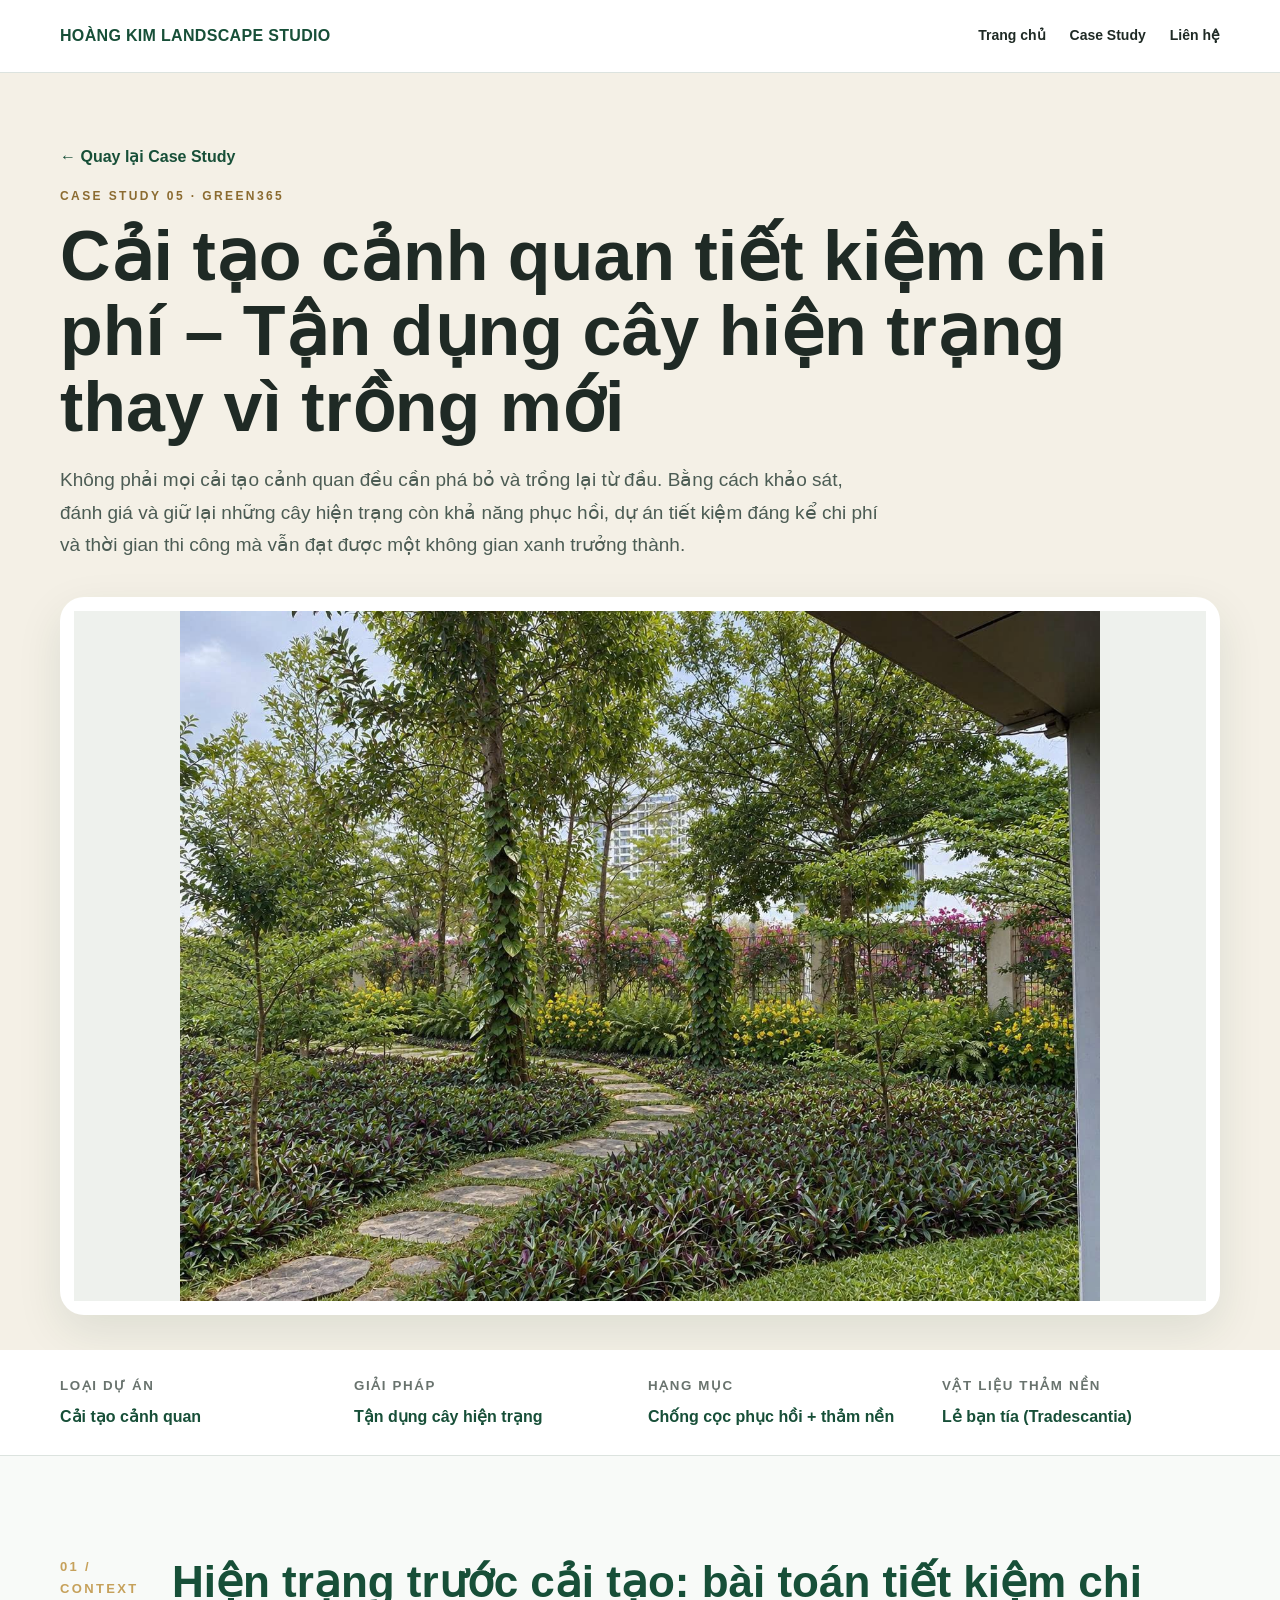
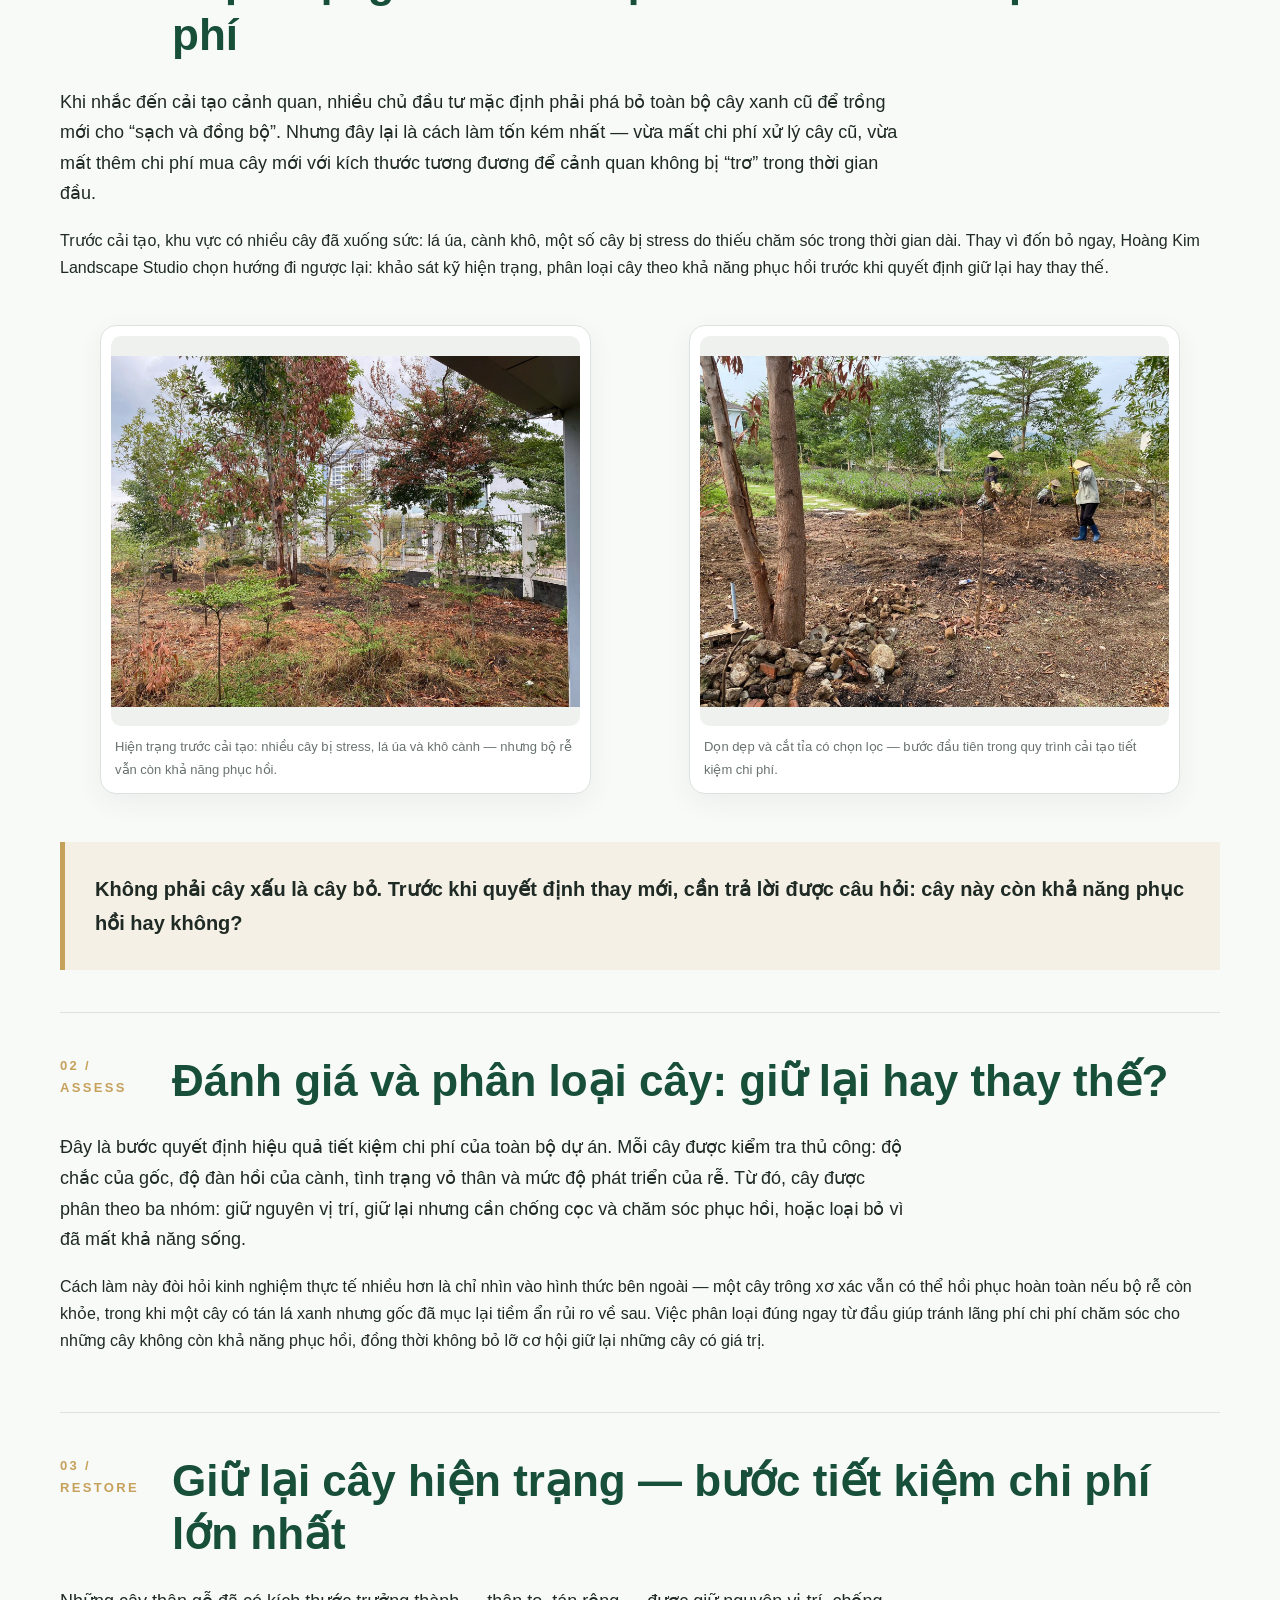
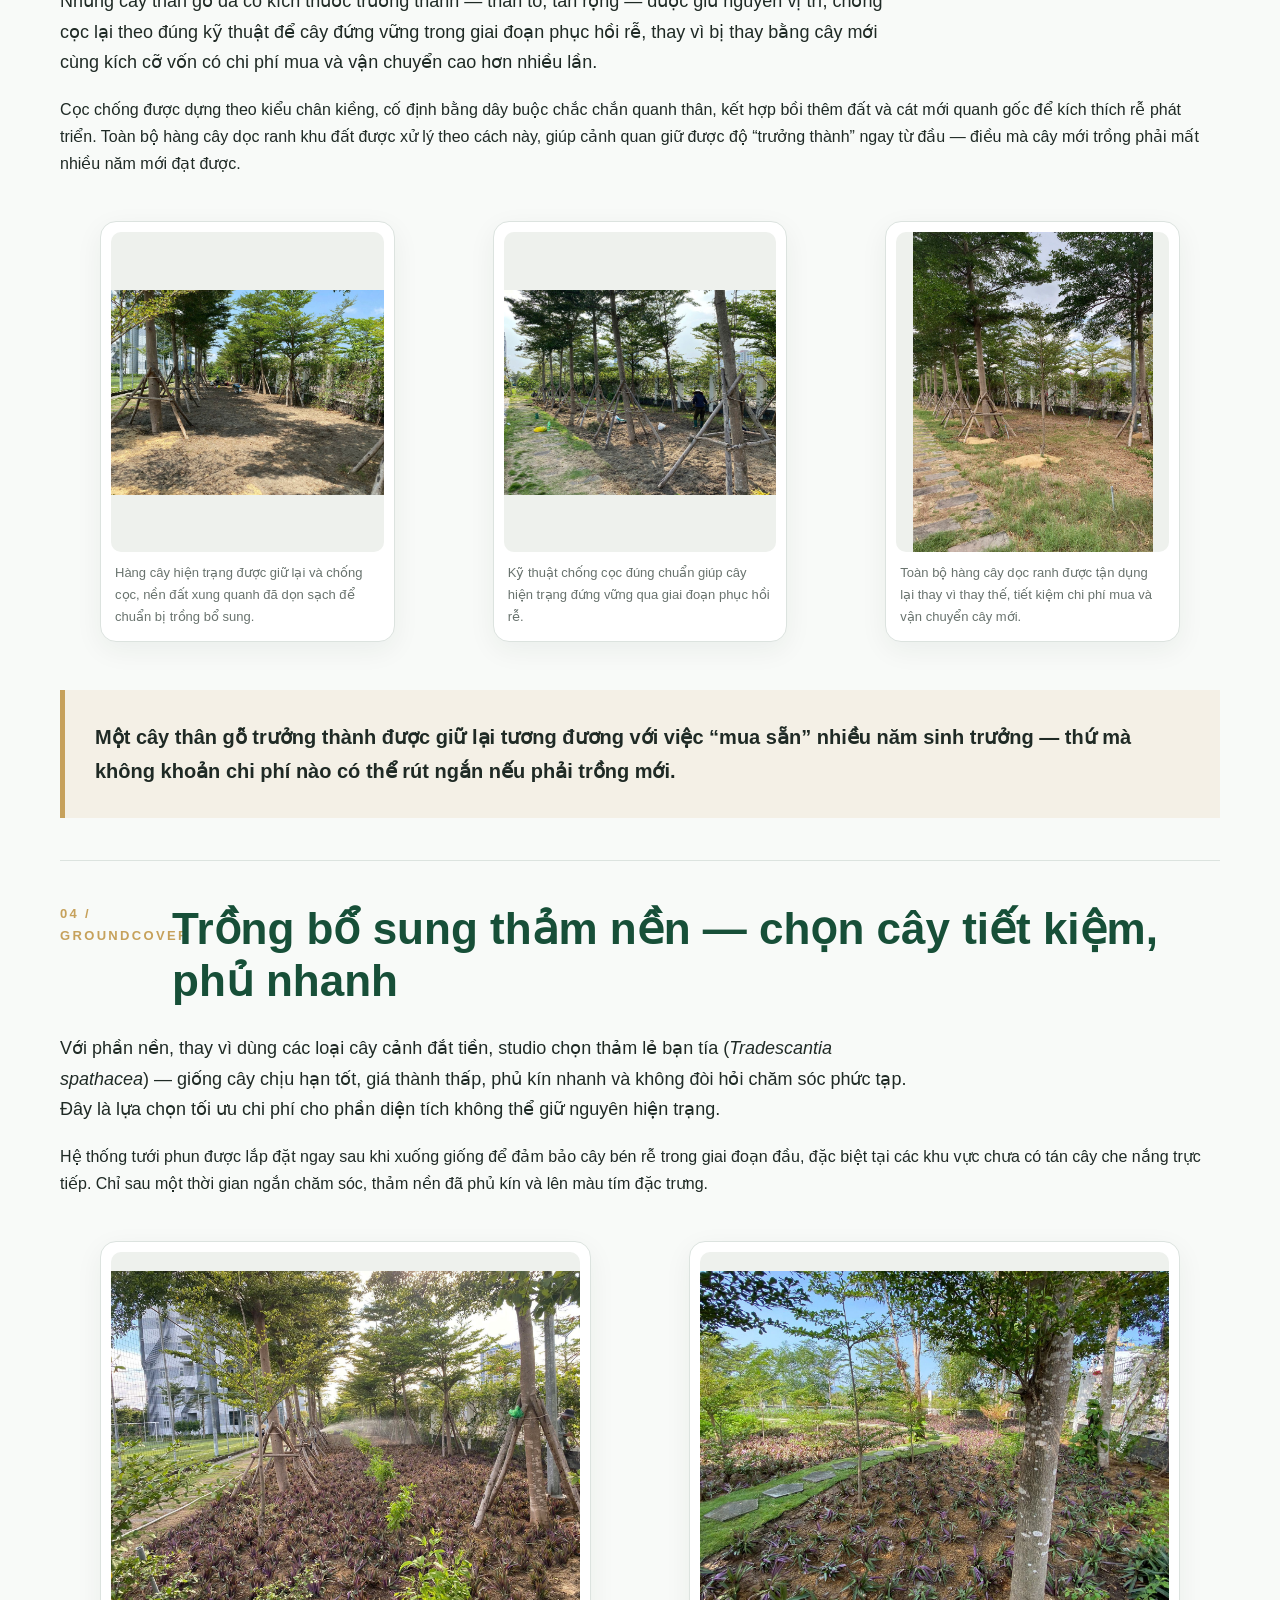
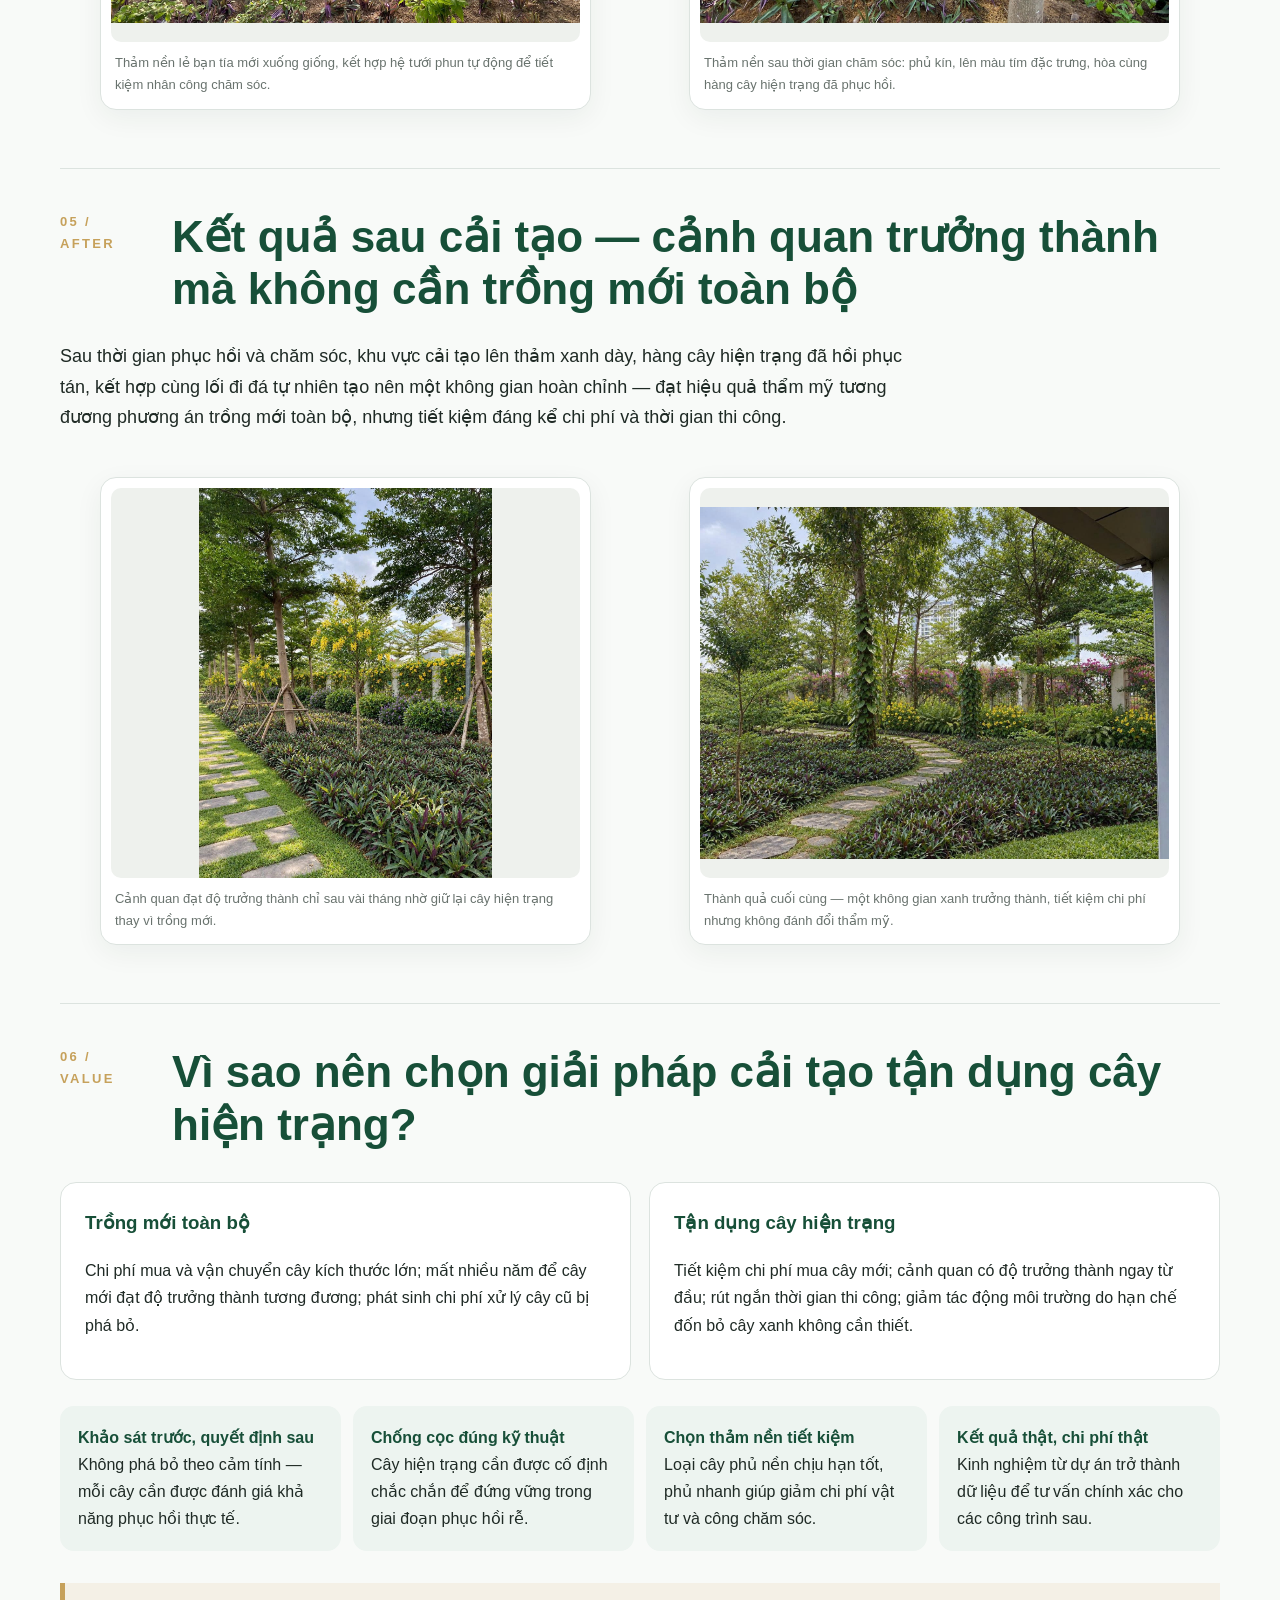
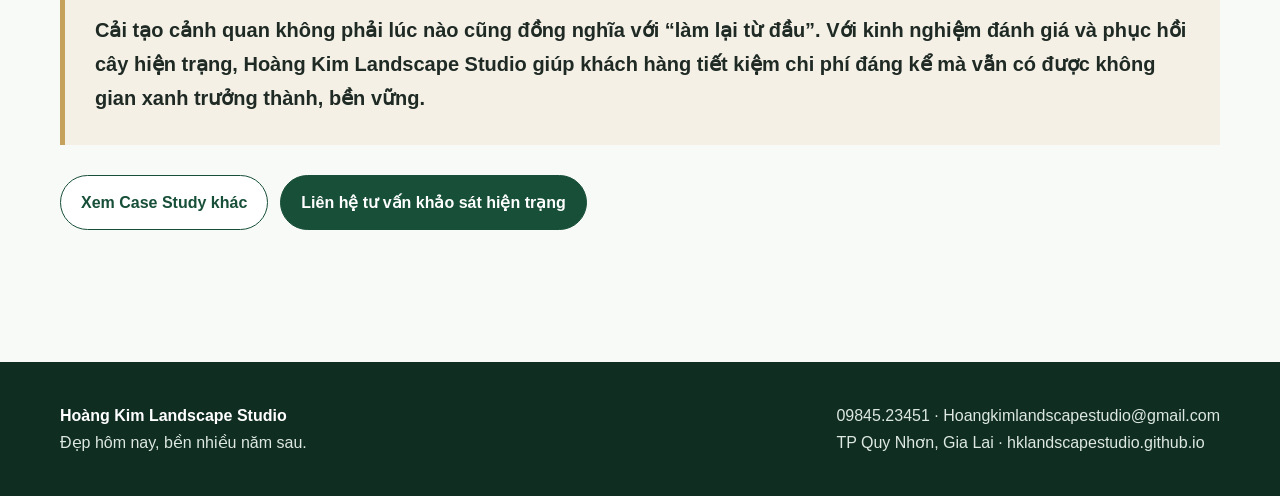
<file: case-study-module/case-study/cai-tao-canh-quan-tiet-kiem-tan-dung-cay-hien-trang/index.html>
<!doctype html>
<html lang="vi">
<head>
  <meta charset="utf-8">
  <meta name="viewport" content="width=device-width,initial-scale=1">

  <title>Cải tạo cảnh quan tiết kiệm chi phí – Tận dụng cây hiện trạng | Case Study</title>
  <meta name="description" content="Case Study cải tạo cảnh quan tiết kiệm chi phí: đánh giá và giữ lại cây hiện trạng thay vì trồng mới toàn bộ, kết hợp trồng bổ sung thảm nền lẻ bạn tía để hoàn thiện không gian xanh.">
  <meta name="robots" content="index,follow,max-image-preview:large">
  <link rel="canonical" href="https://hklandscapestudio.github.io/case-study-module/case-study/cai-tao-canh-quan-tiet-kiem-tan-dung-cay-hien-trang/">

  <meta property="og:type" content="article">
  <meta property="og:locale" content="vi_VN">
  <meta property="og:site_name" content="Hoàng Kim Landscape Studio">
  <meta property="og:title" content="Cải tạo cảnh quan tiết kiệm chi phí – Tận dụng cây hiện trạng thay vì trồng mới">
  <meta property="og:description" content="Đánh giá và giữ lại cây hiện trạng, chỉ trồng bổ sung phần cần thiết — giải pháp cải tạo cảnh quan giúp tiết kiệm chi phí mà vẫn đạt hiệu quả thẩm mỹ.">
  <meta property="og:image" content="https://hklandscapestudio.github.io/case-study-module/case-study/cai-tao-canh-quan-tiet-kiem-tan-dung-cay-hien-trang/assets/cover.jpg">

  <link rel="stylesheet" href="../styles.css">

  <script type="application/ld+json">
  {
    "@context": "https://schema.org",
    "@type": "Article",
    "headline": "Cải tạo cảnh quan tiết kiệm chi phí – Tận dụng cây hiện trạng thay vì trồng mới",
    "description": "Case Study cải tạo cảnh quan bằng cách đánh giá và giữ lại cây hiện trạng, chỉ thay thế phần thực sự hư hại, kết hợp trồng bổ sung thảm nền lẻ bạn tía.",
    "datePublished": "2026-09-21",
    "dateModified": "2026-09-21",
    "inLanguage": "vi-VN",
    "author": {
      "@type": "Organization",
      "name": "Hoàng Kim Landscape Studio"
    },
    "publisher": {
      "@type": "Organization",
      "name": "Hoàng Kim Landscape Studio"
    },
    "image": "https://hklandscapestudio.github.io/case-study-module/case-study/cai-tao-canh-quan-tiet-kiem-tan-dung-cay-hien-trang/assets/cover.jpg",
    "mainEntityOfPage": "https://hklandscapestudio.github.io/case-study-module/case-study/cai-tao-canh-quan-tiet-kiem-tan-dung-cay-hien-trang/"
  }
  </script>
</head>

<body>
<header class="site-header">
  <div class="container nav">
    <a class="brand" href="../../../index.html">HOÀNG KIM LANDSCAPE STUDIO</a>
    <nav class="nav-links">
      <a href="../../../index.html">Trang chủ</a>
      <a href="../index.html">Case Study</a>
      <a href="../../../index.html#contact">Liên hệ</a>
    </nav>
  </div>
</header>

<section class="article-hero">
  <div class="container">
    <a class="back" href="../index.html">← Quay lại Case Study</a>
    <div class="eyebrow" style="color:#8b6b30">Case Study 05 · GREEN365</div>
    <h1>Cải tạo cảnh quan tiết kiệm chi phí – Tận dụng cây hiện trạng thay vì trồng mới</h1>
    <p class="intro">
      Không phải mọi cải tạo cảnh quan đều cần phá bỏ và trồng lại từ đầu. Bằng cách khảo sát,
      đánh giá và giữ lại những cây hiện trạng còn khả năng phục hồi, dự án tiết kiệm đáng kể
      chi phí và thời gian thi công mà vẫn đạt được một không gian xanh trưởng thành.
    </p>
    <div class="hero-image">
      <img src="assets/cover.jpg"
           alt="Lối đi đá lát giữa thảm cây lẻ bạn tía sau khi cải tạo cảnh quan tận dụng cây hiện trạng">
    </div>
  </div>
</section>

<section class="project-facts">
  <div class="container facts">
    <div class="fact">
      <small>Loại dự án</small>
      <strong>Cải tạo cảnh quan</strong>
    </div>
    <div class="fact">
      <small>Giải pháp</small>
      <strong>Tận dụng cây hiện trạng</strong>
    </div>
    <div class="fact">
      <small>Hạng mục</small>
      <strong>Chống cọc phục hồi + thảm nền</strong>
    </div>
    <div class="fact">
      <small>Vật liệu thảm nền</small>
      <strong>Lẻ bạn tía (Tradescantia)</strong>
    </div>
  </div>
</section>

<main class="article">
  <div class="container">

    <section class="section">
      <div class="section-head">
        <div class="num">01 / CONTEXT</div>
        <h2>Hiện trạng trước cải tạo: bài toán tiết kiệm chi phí</h2>
      </div>

      <p class="lead">
        Khi nhắc đến cải tạo cảnh quan, nhiều chủ đầu tư mặc định phải phá bỏ toàn bộ cây xanh cũ
        để trồng mới cho “sạch và đồng bộ”. Nhưng đây lại là cách làm tốn kém nhất — vừa mất chi phí
        xử lý cây cũ, vừa mất thêm chi phí mua cây mới với kích thước tương đương để cảnh quan
        không bị “trơ” trong thời gian đầu.
      </p>

      <p>
        Trước cải tạo, khu vực có nhiều cây đã xuống sức: lá úa, cành khô, một số cây bị stress
        do thiếu chăm sóc trong thời gian dài. Thay vì đốn bỏ ngay, Hoàng Kim Landscape Studio
        chọn hướng đi ngược lại: khảo sát kỹ hiện trạng, phân loại cây theo khả năng phục hồi
        trước khi quyết định giữ lại hay thay thế.
      </p>

      <div class="gallery">
        <figure class="figure">
          <img src="assets/01-hien-trang-cay-kho-heo.jpg"
               alt="Cây hiện trạng lá chuyển nâu, khô cành trước khi cải tạo cảnh quan">
          <figcaption class="caption">
            Hiện trạng trước cải tạo: nhiều cây bị stress, lá úa và khô cành — nhưng bộ rễ vẫn còn khả năng phục hồi.
          </figcaption>
        </figure>

        <figure class="figure">
          <img src="assets/02-don-dep-hien-truong.jpg"
               alt="Đội thi công dọn dẹp, cắt tỉa cành khô và thu gom vật liệu cũ trên hiện trường">
          <figcaption class="caption">
            Dọn dẹp và cắt tỉa có chọn lọc — bước đầu tiên trong quy trình cải tạo tiết kiệm chi phí.
          </figcaption>
        </figure>
      </div>

      <div class="quote">
        Không phải cây xấu là cây bỏ. Trước khi quyết định thay mới, cần trả lời được câu hỏi:
        cây này còn khả năng phục hồi hay không?
      </div>
    </section>

    <section class="section">
      <div class="section-head">
        <div class="num">02 / ASSESS</div>
        <h2>Đánh giá và phân loại cây: giữ lại hay thay thế?</h2>
      </div>

      <p class="lead">
        Đây là bước quyết định hiệu quả tiết kiệm chi phí của toàn bộ dự án. Mỗi cây được kiểm tra
        thủ công: độ chắc của gốc, độ đàn hồi của cành, tình trạng vỏ thân và mức độ phát triển
        của rễ. Từ đó, cây được phân theo ba nhóm: giữ nguyên vị trí, giữ lại nhưng cần chống cọc
        và chăm sóc phục hồi, hoặc loại bỏ vì đã mất khả năng sống.
      </p>

      <p>
        Cách làm này đòi hỏi kinh nghiệm thực tế nhiều hơn là chỉ nhìn vào hình thức bên ngoài —
        một cây trông xơ xác vẫn có thể hồi phục hoàn toàn nếu bộ rễ còn khỏe, trong khi một cây
        có tán lá xanh nhưng gốc đã mục lại tiềm ẩn rủi ro về sau. Việc phân loại đúng ngay từ đầu
        giúp tránh lãng phí chi phí chăm sóc cho những cây không còn khả năng phục hồi, đồng thời
        không bỏ lỡ cơ hội giữ lại những cây có giá trị.
      </p>
    </section>

    <section class="section">
      <div class="section-head">
        <div class="num">03 / RESTORE</div>
        <h2>Giữ lại cây hiện trạng — bước tiết kiệm chi phí lớn nhất</h2>
      </div>

      <p class="lead">
        Những cây thân gỗ đã có kích thước trưởng thành — thân to, tán rộng — được giữ nguyên vị trí,
        chống cọc lại theo đúng kỹ thuật để cây đứng vững trong giai đoạn phục hồi rễ, thay vì bị
        thay bằng cây mới cùng kích cỡ vốn có chi phí mua và vận chuyển cao hơn nhiều lần.
      </p>

      <p>
        Cọc chống được dựng theo kiểu chân kiềng, cố định bằng dây buộc chắc chắn quanh thân,
        kết hợp bồi thêm đất và cát mới quanh gốc để kích thích rễ phát triển. Toàn bộ hàng cây
        dọc ranh khu đất được xử lý theo cách này, giúp cảnh quan giữ được độ “trưởng thành” ngay
        từ đầu — điều mà cây mới trồng phải mất nhiều năm mới đạt được.
      </p>

      <div class="gallery three">
        <figure class="figure">
          <img src="assets/03-chong-coc-hang-cay-01.jpg"
               alt="Hàng cây hiện trạng được chống cọc chân kiềng dọc lối đi trong khu vực cải tạo">
          <figcaption class="caption">
            Hàng cây hiện trạng được giữ lại và chống cọc, nền đất xung quanh đã dọn sạch để chuẩn bị trồng bổ sung.
          </figcaption>
        </figure>

        <figure class="figure">
          <img src="assets/04-chong-coc-hang-cay-02.jpg"
               alt="Công nhân xử lý gốc và buộc cọc chống cho cây hiện trạng">
          <figcaption class="caption">
            Kỹ thuật chống cọc đúng chuẩn giúp cây hiện trạng đứng vững qua giai đoạn phục hồi rễ.
          </figcaption>
        </figure>

        <figure class="figure">
          <img src="assets/05-hang-cay-hien-trang-giu-lai.jpg"
               alt="Toàn cảnh hàng cây hiện trạng được giữ lại và chống cọc dọc ranh khu đất">
          <figcaption class="caption">
            Toàn bộ hàng cây dọc ranh được tận dụng lại thay vì thay thế, tiết kiệm chi phí mua và vận chuyển cây mới.
          </figcaption>
        </figure>
      </div>

      <div class="quote">
        Một cây thân gỗ trưởng thành được giữ lại tương đương với việc “mua sẵn” nhiều năm sinh trưởng —
        thứ mà không khoản chi phí nào có thể rút ngắn nếu phải trồng mới.
      </div>
    </section>

    <section class="section">
      <div class="section-head">
        <div class="num">04 / GROUNDCOVER</div>
        <h2>Trồng bổ sung thảm nền — chọn cây tiết kiệm, phủ nhanh</h2>
      </div>

      <p class="lead">
        Với phần nền, thay vì dùng các loại cây cảnh đắt tiền, studio chọn thảm lẻ bạn tía
        (<em>Tradescantia spathacea</em>) — giống cây chịu hạn tốt, giá thành thấp, phủ kín nhanh
        và không đòi hỏi chăm sóc phức tạp. Đây là lựa chọn tối ưu chi phí cho phần diện tích
        không thể giữ nguyên hiện trạng.
      </p>

      <p>
        Hệ thống tưới phun được lắp đặt ngay sau khi xuống giống để đảm bảo cây bén rễ trong giai
        đoạn đầu, đặc biệt tại các khu vực chưa có tán cây che nắng trực tiếp. Chỉ sau một thời
        gian ngắn chăm sóc, thảm nền đã phủ kín và lên màu tím đặc trưng.
      </p>

      <div class="gallery">
        <figure class="figure">
          <img src="assets/06-tham-le-ban-moi-trong-tuoi-phun.jpg"
               alt="Thảm lẻ bạn tía mới xuống giống được tưới bằng hệ thống tưới phun tự động">
          <figcaption class="caption">
            Thảm nền lẻ bạn tía mới xuống giống, kết hợp hệ tưới phun tự động để tiết kiệm nhân công chăm sóc.
          </figcaption>
        </figure>

        <figure class="figure">
          <img src="assets/07-tham-le-ban-phu-kin.jpg"
               alt="Thảm lẻ bạn tía đã phủ kín nền, xen giữa hàng cây hiện trạng dọc lối đi đá">
          <figcaption class="caption">
            Thảm nền sau thời gian chăm sóc: phủ kín, lên màu tím đặc trưng, hòa cùng hàng cây hiện trạng đã phục hồi.
          </figcaption>
        </figure>
      </div>
    </section>

    <section class="section">
      <div class="section-head">
        <div class="num">05 / AFTER</div>
        <h2>Kết quả sau cải tạo — cảnh quan trưởng thành mà không cần trồng mới toàn bộ</h2>
      </div>

      <p class="lead">
        Sau thời gian phục hồi và chăm sóc, khu vực cải tạo lên thảm xanh dày, hàng cây hiện trạng
        đã hồi phục tán, kết hợp cùng lối đi đá tự nhiên tạo nên một không gian hoàn chỉnh — đạt
        hiệu quả thẩm mỹ tương đương phương án trồng mới toàn bộ, nhưng tiết kiệm đáng kể chi phí
        và thời gian thi công.
      </p>

      <div class="gallery">
        <figure class="figure">
          <img src="assets/08-loi-di-hoan-thien-hoa-vang.jpg"
               alt="Lối đi đá lát dọc hàng cây hiện trạng đã phục hồi, hoa vàng nở dọc hàng rào">
          <figcaption class="caption">
            Cảnh quan đạt độ trưởng thành chỉ sau vài tháng nhờ giữ lại cây hiện trạng thay vì trồng mới.
          </figcaption>
        </figure>

        <figure class="figure">
          <img src="assets/09-loi-di-hoan-thien-cay-leo.jpg"
               alt="Lối đi đá uốn lượn giữa thảm lẻ bạn tía, cây leo phủ thân và hoa giấy nở dọc hàng rào">
          <figcaption class="caption">
            Thành quả cuối cùng — một không gian xanh trưởng thành, tiết kiệm chi phí nhưng không đánh đổi thẩm mỹ.
          </figcaption>
        </figure>
      </div>
    </section>

    <section class="section">
      <div class="section-head">
        <div class="num">06 / VALUE</div>
        <h2>Vì sao nên chọn giải pháp cải tạo tận dụng cây hiện trạng?</h2>
      </div>

      <div class="compare">
        <div class="compare-card">
          <h3>Trồng mới toàn bộ</h3>
          <p>
            Chi phí mua và vận chuyển cây kích thước lớn; mất nhiều năm để cây mới đạt độ trưởng
            thành tương đương; phát sinh chi phí xử lý cây cũ bị phá bỏ.
          </p>
        </div>

        <div class="compare-card">
          <h3>Tận dụng cây hiện trạng</h3>
          <p>
            Tiết kiệm chi phí mua cây mới; cảnh quan có độ trưởng thành ngay từ đầu; rút ngắn thời
            gian thi công; giảm tác động môi trường do hạn chế đốn bỏ cây xanh không cần thiết.
          </p>
        </div>
      </div>

      <div class="steps">
        <div class="step">
          <b>Khảo sát trước, quyết định sau</b>
          Không phá bỏ theo cảm tính — mỗi cây cần được đánh giá khả năng phục hồi thực tế.
        </div>
        <div class="step">
          <b>Chống cọc đúng kỹ thuật</b>
          Cây hiện trạng cần được cố định chắc chắn để đứng vững trong giai đoạn phục hồi rễ.
        </div>
        <div class="step">
          <b>Chọn thảm nền tiết kiệm</b>
          Loại cây phủ nền chịu hạn tốt, phủ nhanh giúp giảm chi phí vật tư và công chăm sóc.
        </div>
        <div class="step">
          <b>Kết quả thật, chi phí thật</b>
          Kinh nghiệm từ dự án trở thành dữ liệu để tư vấn chính xác cho các công trình sau.
        </div>
      </div>

      <p class="quote">
        Cải tạo cảnh quan không phải lúc nào cũng đồng nghĩa với “làm lại từ đầu”. Với kinh nghiệm
        đánh giá và phục hồi cây hiện trạng, Hoàng Kim Landscape Studio giúp khách hàng tiết kiệm
        chi phí đáng kể mà vẫn có được không gian xanh trưởng thành, bền vững.
      </p>

      <div class="article-actions">
        <a class="btn secondary" href="../index.html">Xem Case Study khác</a>
        <a class="btn" href="../../../index.html#contact">Liên hệ tư vấn khảo sát hiện trạng</a>
      </div>
    </section>

  </div>
</main>

<footer class="site-footer">
  <div class="container footer-grid">
    <div>
      <strong>Hoàng Kim Landscape Studio</strong><br>
      Đẹp hôm nay, bền nhiều năm sau.
    </div>
    <div>
      09845.23451 · Hoangkimlandscapestudio@gmail.com<br>
      TP Quy Nhơn, Gia Lai · hklandscapestudio.github.io
    </div>
  </div>
</footer>
</body>
</html>
</file>
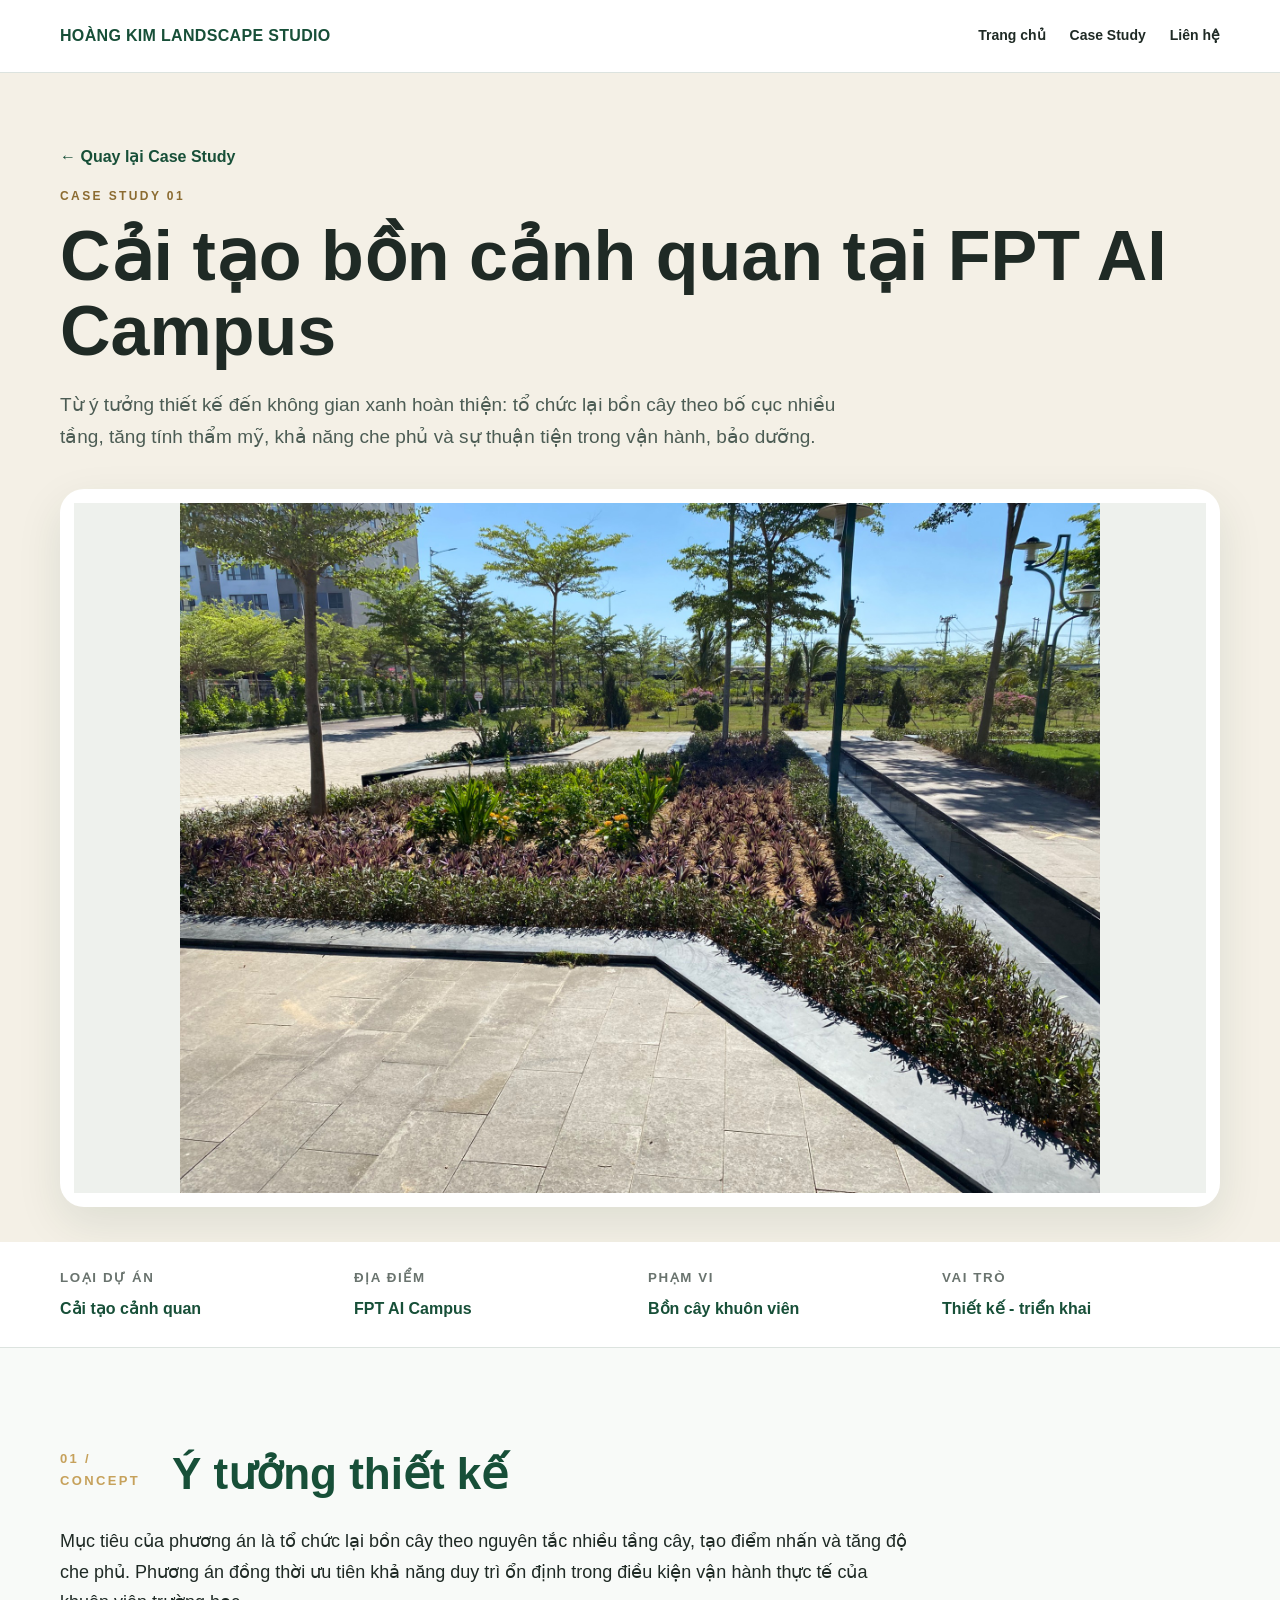
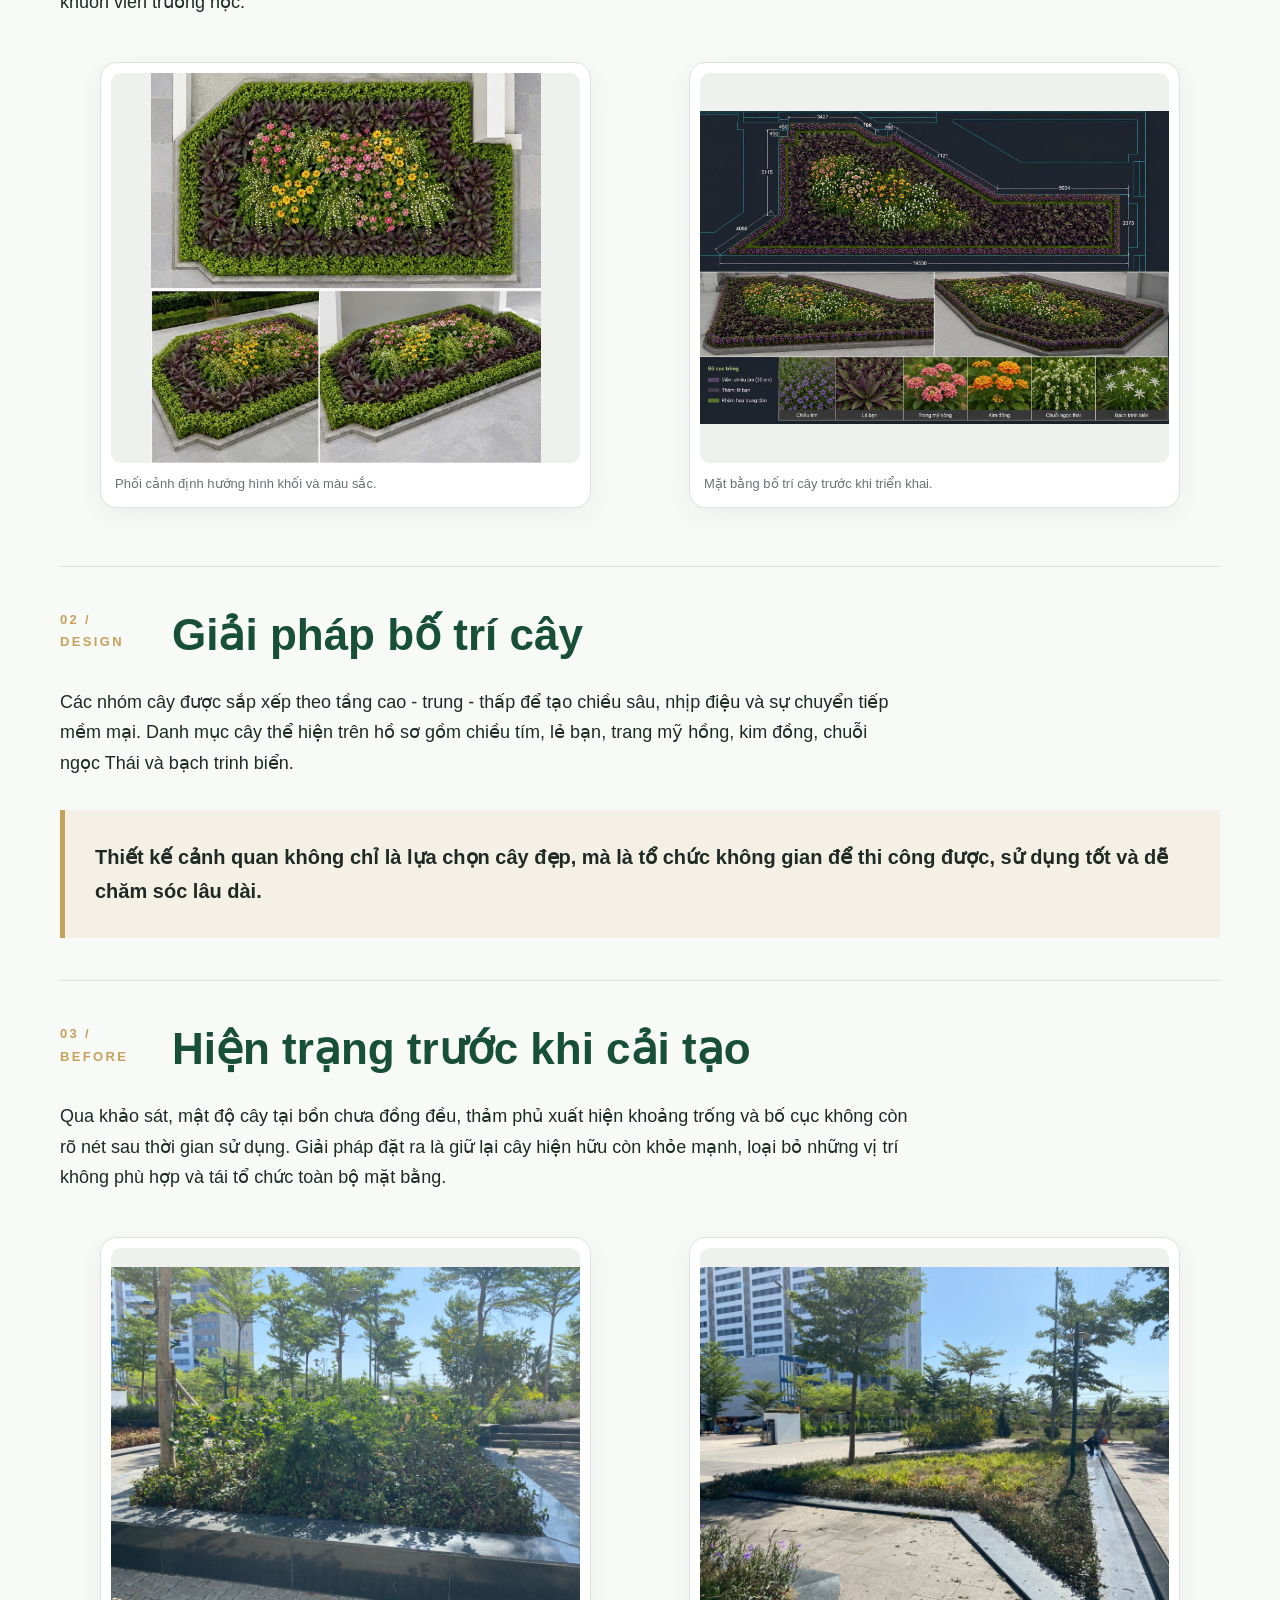
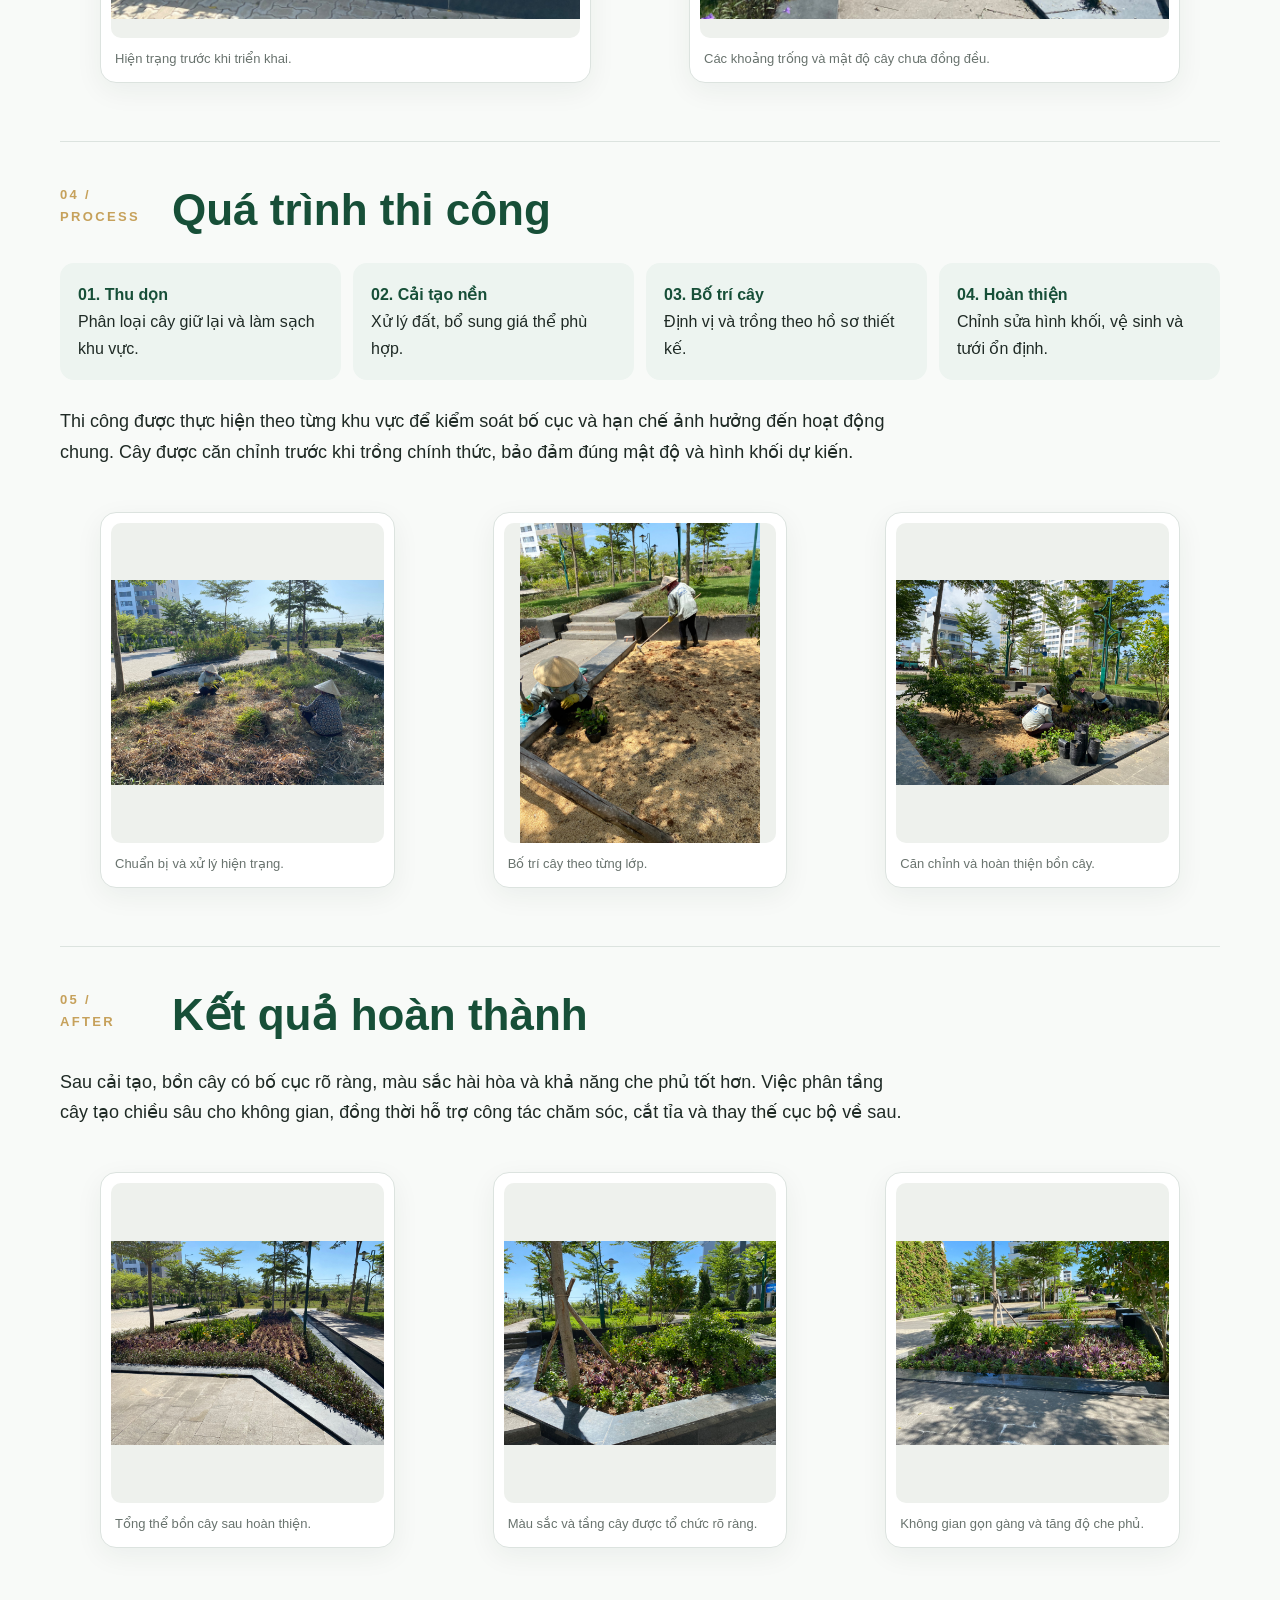
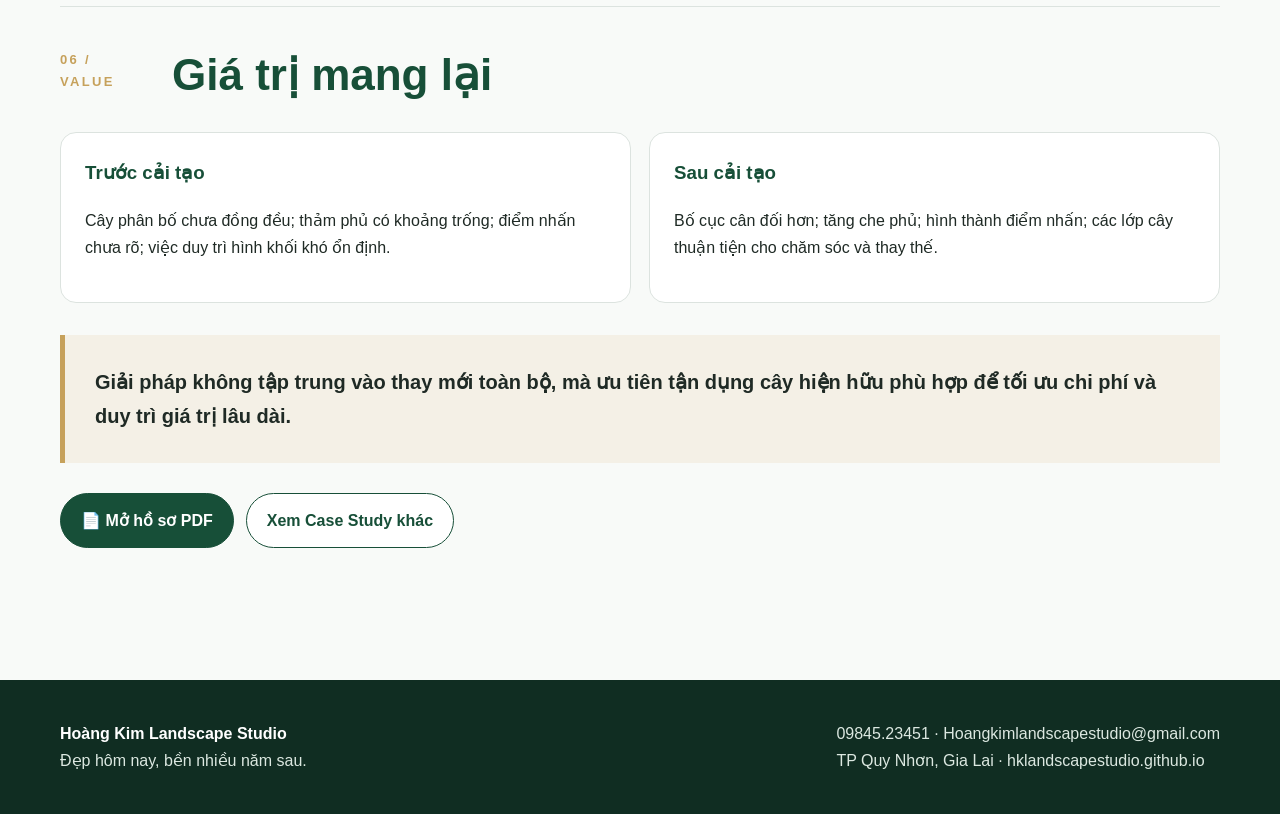
<file: case-study-module/case-study/fpt-ai-campus/index.html>
<!doctype html><html lang="vi"><head><meta charset="utf-8"><meta name="viewport" content="width=device-width,initial-scale=1"><meta name="description" content="Case Study cải tạo bồn cảnh quan tại FPT AI Campus: ý tưởng, thiết kế, hiện trạng, thi công và kết quả hoàn thiện."><title>Cải tạo bồn cảnh quan FPT AI Campus | Case Study</title><link rel="stylesheet" href="../styles.css"></head><body>
<header class="site-header"><div class="container nav"><a class="brand" href="../../../index.html">HOÀNG KIM LANDSCAPE STUDIO</a><nav class="nav-links"><a href="../../../index.html">Trang chủ</a><a href="../index.html">Case Study</a><a href="../../../index.html#contact">Liên hệ</a></nav></div></header>
<section class="article-hero"><div class="container"><a class="back" href="../index.html">← Quay lại Case Study</a><div class="eyebrow" style="color:#8b6b30">Case Study 01</div><h1>Cải tạo bồn cảnh quan tại FPT AI Campus</h1><p class="intro">Từ ý tưởng thiết kế đến không gian xanh hoàn thiện: tổ chức lại bồn cây theo bố cục nhiều tầng, tăng tính thẩm mỹ, khả năng che phủ và sự thuận tiện trong vận hành, bảo dưỡng.</p><div class="hero-image"><img src="assets/after-01.jpeg" alt="Bồn cảnh quan sau khi hoàn thiện tại FPT AI Campus"></div></div></section>
<section class="project-facts"><div class="container facts"><div class="fact"><small>Loại dự án</small><strong>Cải tạo cảnh quan</strong></div><div class="fact"><small>Địa điểm</small><strong>FPT AI Campus</strong></div><div class="fact"><small>Phạm vi</small><strong>Bồn cây khuôn viên</strong></div><div class="fact"><small>Vai trò</small><strong>Thiết kế - triển khai</strong></div></div></section>
<main class="article"><div class="container">
<section class="section"><div class="section-head"><div class="num">01 / CONCEPT</div><h2>Ý tưởng thiết kế</h2></div><p class="lead">Mục tiêu của phương án là tổ chức lại bồn cây theo nguyên tắc nhiều tầng cây, tạo điểm nhấn và tăng độ che phủ. Phương án đồng thời ưu tiên khả năng duy trì ổn định trong điều kiện vận hành thực tế của khuôn viên trường học.</p><div class="gallery"><figure class="figure"><img src="assets/design-01.jpeg" alt="Phối cảnh thiết kế bồn cảnh quan"><figcaption class="caption">Phối cảnh định hướng hình khối và màu sắc.</figcaption></figure><figure class="figure"><img src="assets/design-02.jpeg" alt="Mặt bằng bố trí cây"><figcaption class="caption">Mặt bằng bố trí cây trước khi triển khai.</figcaption></figure></div></section>
<section class="section"><div class="section-head"><div class="num">02 / DESIGN</div><h2>Giải pháp bố trí cây</h2></div><p class="lead">Các nhóm cây được sắp xếp theo tầng cao - trung - thấp để tạo chiều sâu, nhịp điệu và sự chuyển tiếp mềm mại. Danh mục cây thể hiện trên hồ sơ gồm chiều tím, lẻ bạn, trang mỹ hồng, kim đồng, chuỗi ngọc Thái và bạch trinh biển.</p><div class="quote">Thiết kế cảnh quan không chỉ là lựa chọn cây đẹp, mà là tổ chức không gian để thi công được, sử dụng tốt và dễ chăm sóc lâu dài.</div></section>
<section class="section"><div class="section-head"><div class="num">03 / BEFORE</div><h2>Hiện trạng trước khi cải tạo</h2></div><p class="lead">Qua khảo sát, mật độ cây tại bồn chưa đồng đều, thảm phủ xuất hiện khoảng trống và bố cục không còn rõ nét sau thời gian sử dụng. Giải pháp đặt ra là giữ lại cây hiện hữu còn khỏe mạnh, loại bỏ những vị trí không phù hợp và tái tổ chức toàn bộ mặt bằng.</p><div class="gallery"><figure class="figure"><img src="assets/before-01.jpeg" alt="Hiện trạng bồn cây trước cải tạo 1"><figcaption class="caption">Hiện trạng trước khi triển khai.</figcaption></figure><figure class="figure"><img src="assets/before-02.jpeg" alt="Hiện trạng bồn cây trước cải tạo 2"><figcaption class="caption">Các khoảng trống và mật độ cây chưa đồng đều.</figcaption></figure></div></section>
<section class="section"><div class="section-head"><div class="num">04 / PROCESS</div><h2>Quá trình thi công</h2></div><div class="steps"><div class="step"><b>01. Thu dọn</b>Phân loại cây giữ lại và làm sạch khu vực.</div><div class="step"><b>02. Cải tạo nền</b>Xử lý đất, bổ sung giá thể phù hợp.</div><div class="step"><b>03. Bố trí cây</b>Định vị và trồng theo hồ sơ thiết kế.</div><div class="step"><b>04. Hoàn thiện</b>Chỉnh sửa hình khối, vệ sinh và tưới ổn định.</div></div><p class="lead">Thi công được thực hiện theo từng khu vực để kiểm soát bố cục và hạn chế ảnh hưởng đến hoạt động chung. Cây được căn chỉnh trước khi trồng chính thức, bảo đảm đúng mật độ và hình khối dự kiến.</p><div class="gallery three"><figure class="figure"><img src="assets/during-01.jpeg" alt="Quá trình thi công 1"><figcaption class="caption">Chuẩn bị và xử lý hiện trạng.</figcaption></figure><figure class="figure"><img src="assets/during-02.jpeg" alt="Quá trình thi công 2"><figcaption class="caption">Bố trí cây theo từng lớp.</figcaption></figure><figure class="figure"><img src="assets/during-03.jpeg" alt="Quá trình thi công 3"><figcaption class="caption">Căn chỉnh và hoàn thiện bồn cây.</figcaption></figure></div></section>
<section class="section"><div class="section-head"><div class="num">05 / AFTER</div><h2>Kết quả hoàn thành</h2></div><p class="lead">Sau cải tạo, bồn cây có bố cục rõ ràng, màu sắc hài hòa và khả năng che phủ tốt hơn. Việc phân tầng cây tạo chiều sâu cho không gian, đồng thời hỗ trợ công tác chăm sóc, cắt tỉa và thay thế cục bộ về sau.</p><div class="gallery three"><figure class="figure"><img src="assets/after-01.jpeg" alt="Cảnh quan sau hoàn thiện 1"><figcaption class="caption">Tổng thể bồn cây sau hoàn thiện.</figcaption></figure><figure class="figure"><img src="assets/after-02.jpeg" alt="Cảnh quan sau hoàn thiện 2"><figcaption class="caption">Màu sắc và tầng cây được tổ chức rõ ràng.</figcaption></figure><figure class="figure"><img src="assets/after-03.jpeg" alt="Cảnh quan sau hoàn thiện 3"><figcaption class="caption">Không gian gọn gàng và tăng độ che phủ.</figcaption></figure></div></section>
<section class="section"><div class="section-head"><div class="num">06 / VALUE</div><h2>Giá trị mang lại</h2></div><div class="compare"><div class="compare-card"><h3>Trước cải tạo</h3><p>Cây phân bố chưa đồng đều; thảm phủ có khoảng trống; điểm nhấn chưa rõ; việc duy trì hình khối khó ổn định.</p></div><div class="compare-card"><h3>Sau cải tạo</h3><p>Bố cục cân đối hơn; tăng che phủ; hình thành điểm nhấn; các lớp cây thuận tiện cho chăm sóc và thay thế.</p></div></div><p class="quote">Giải pháp không tập trung vào thay mới toàn bộ, mà ưu tiên tận dụng cây hiện hữu phù hợp để tối ưu chi phí và duy trì giá trị lâu dài.</p><div class="article-actions"><a class="btn" href="project.pdf" target="_blank" rel="noopener">📄 Mở hồ sơ PDF</a><a class="btn secondary" href="../index.html">Xem Case Study khác</a></div></section>
</div></main>
<footer class="site-footer"><div class="container footer-grid"><div><strong>Hoàng Kim Landscape Studio</strong><br>Đẹp hôm nay, bền nhiều năm sau.</div><div>09845.23451 · Hoangkimlandscapestudio@gmail.com<br>TP Quy Nhơn, Gia Lai · hklandscapestudio.github.io</div></div></footer></body></html>
</file>
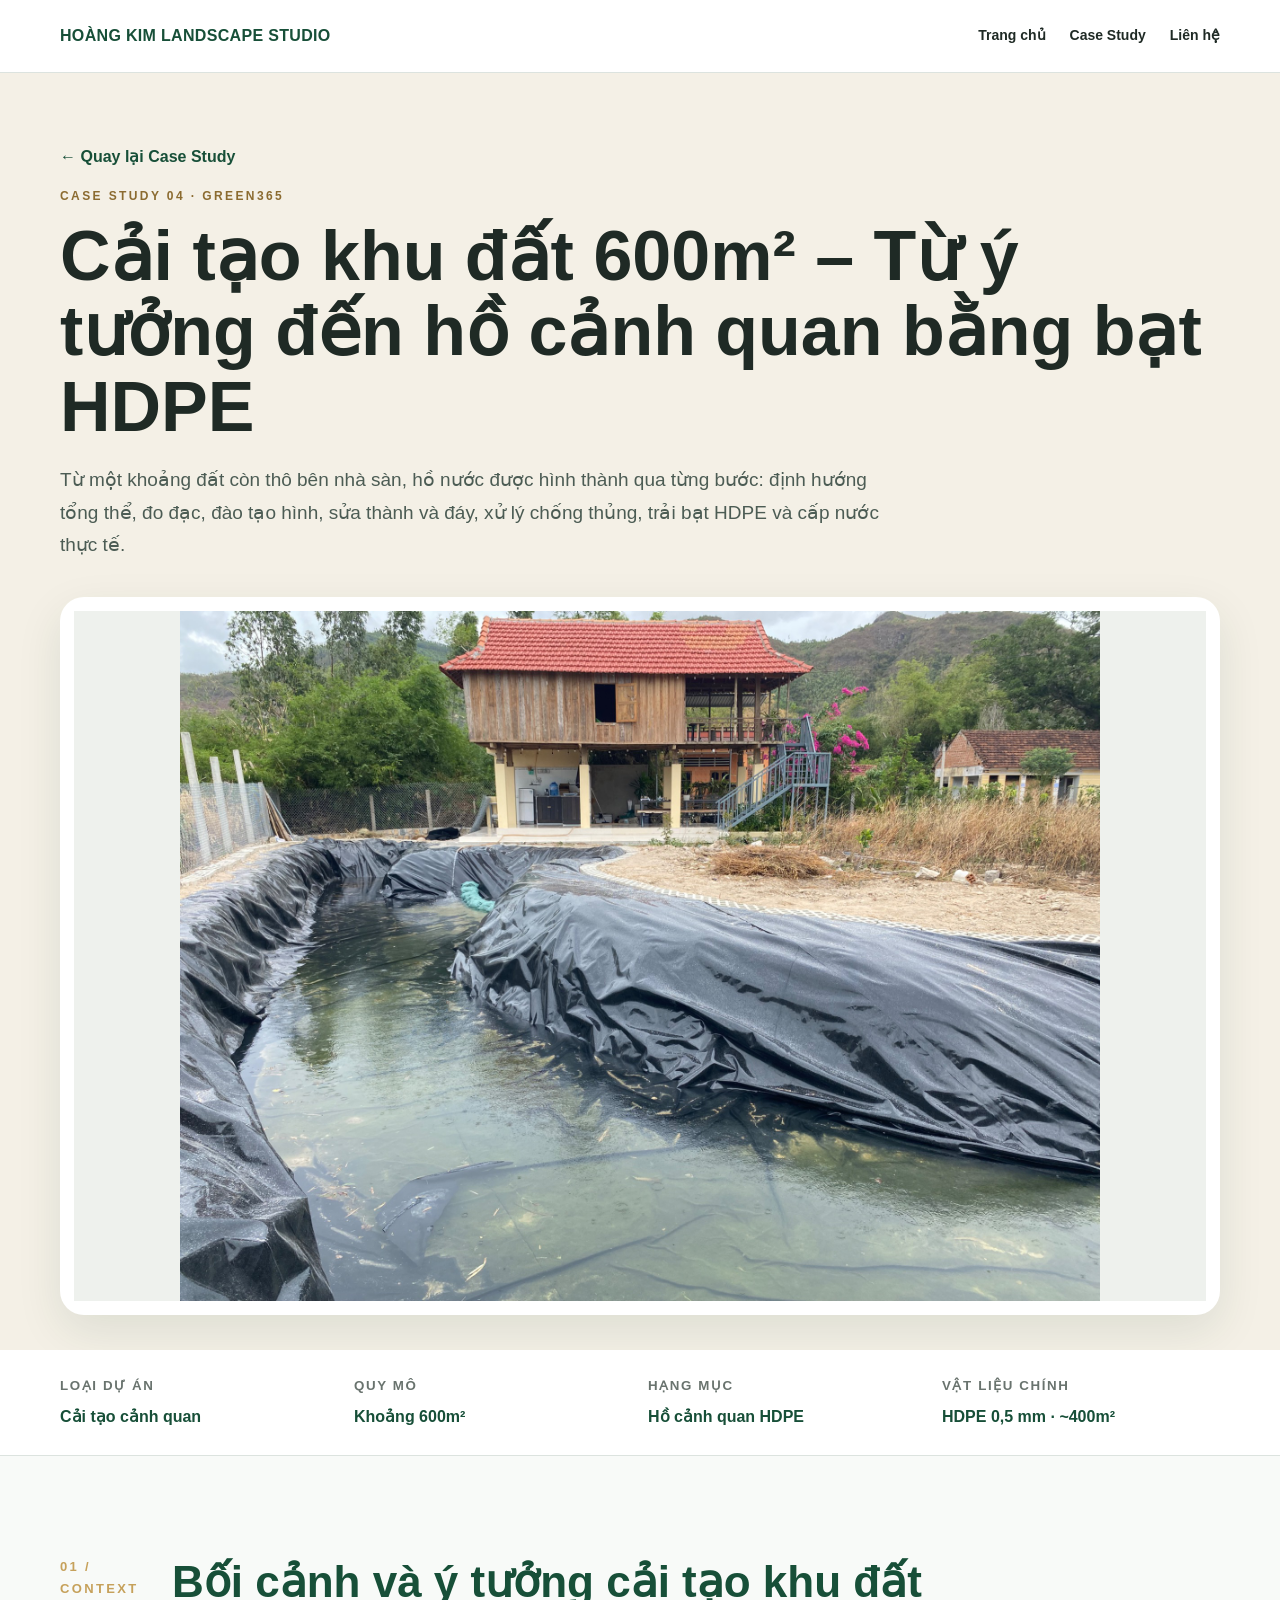
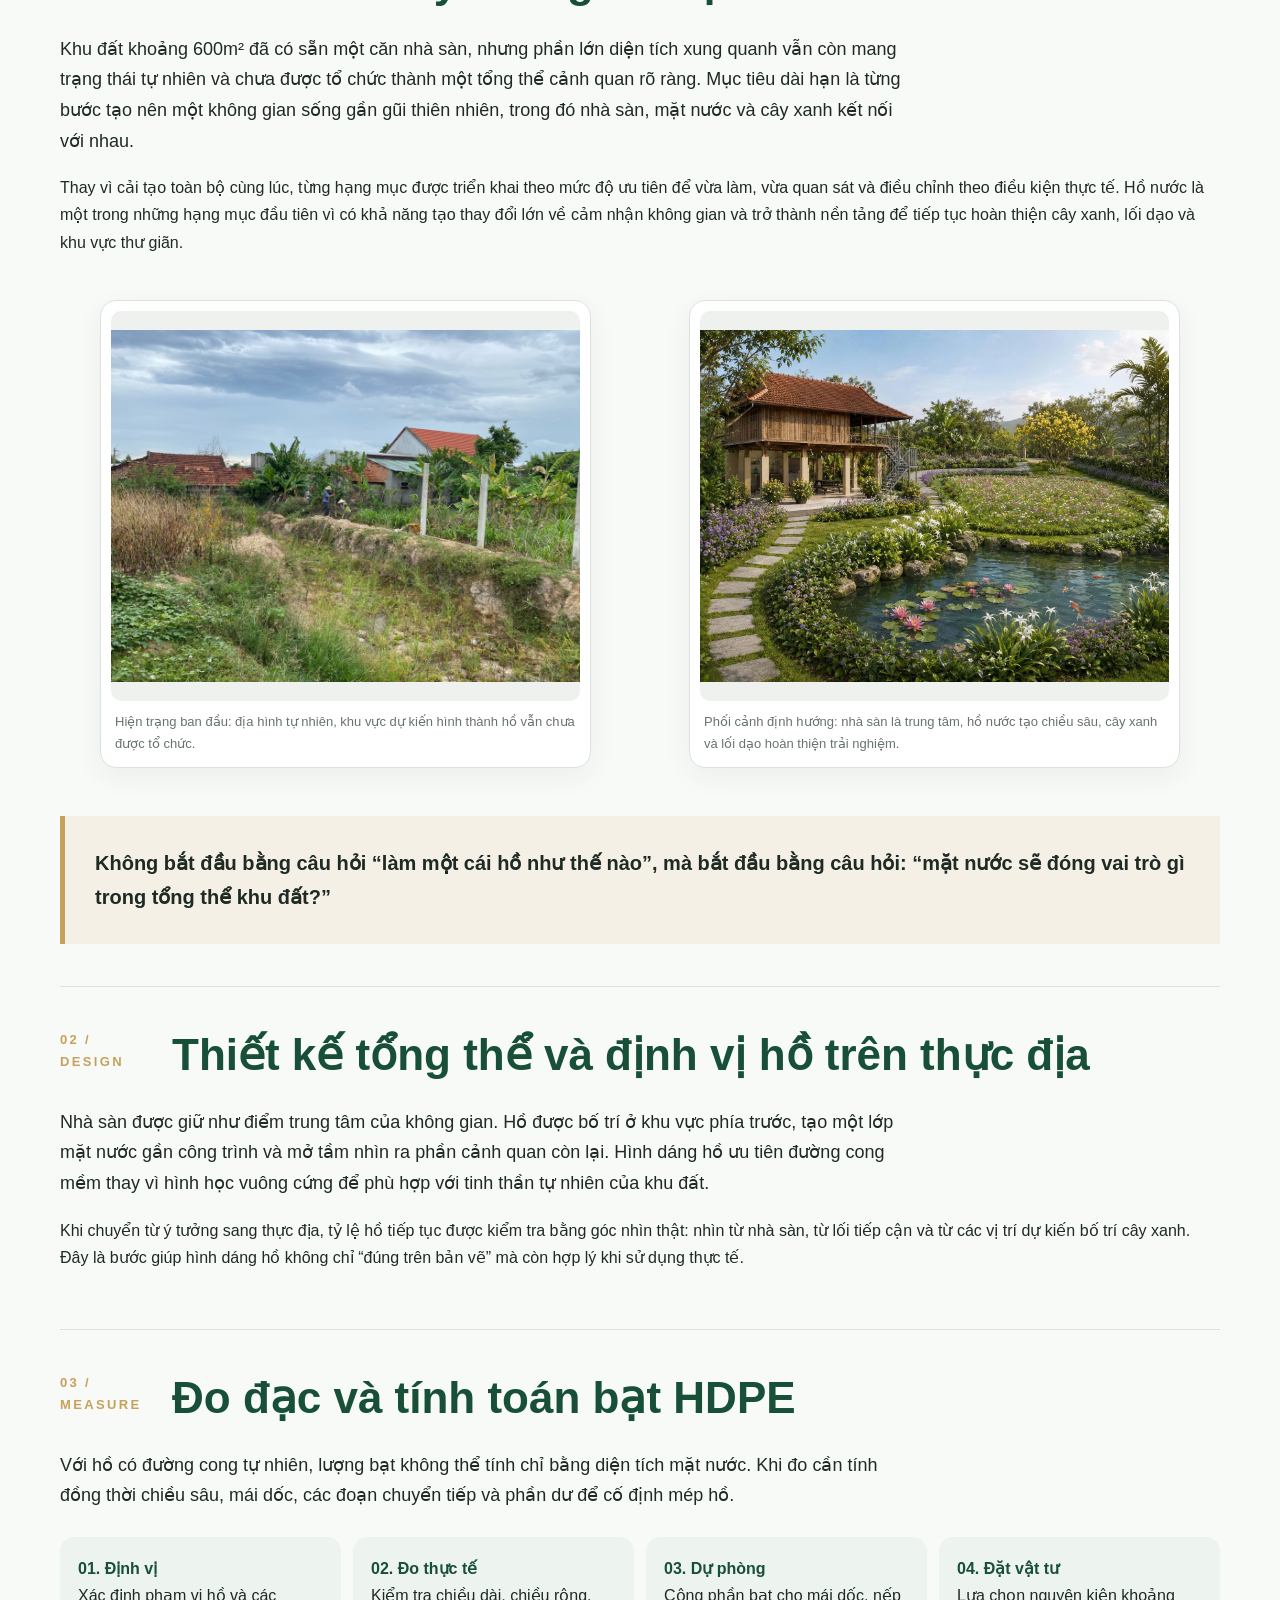
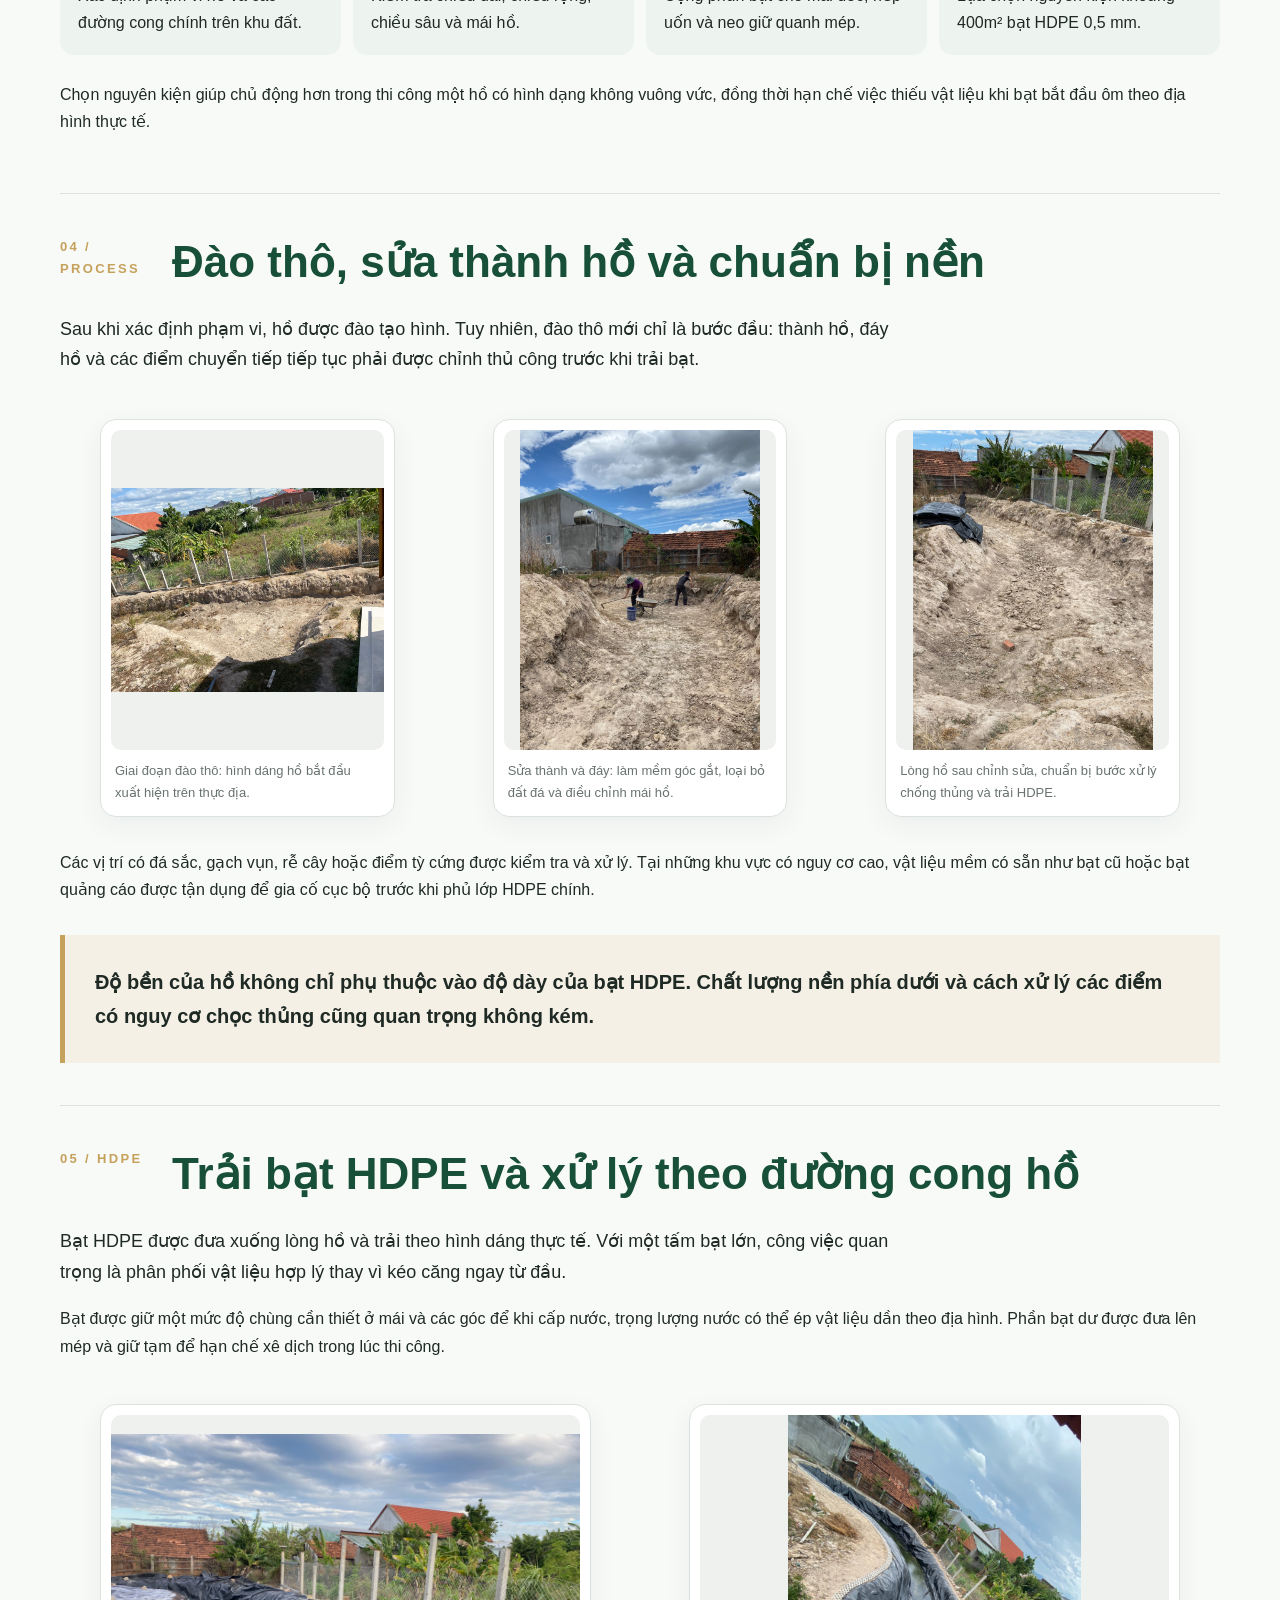
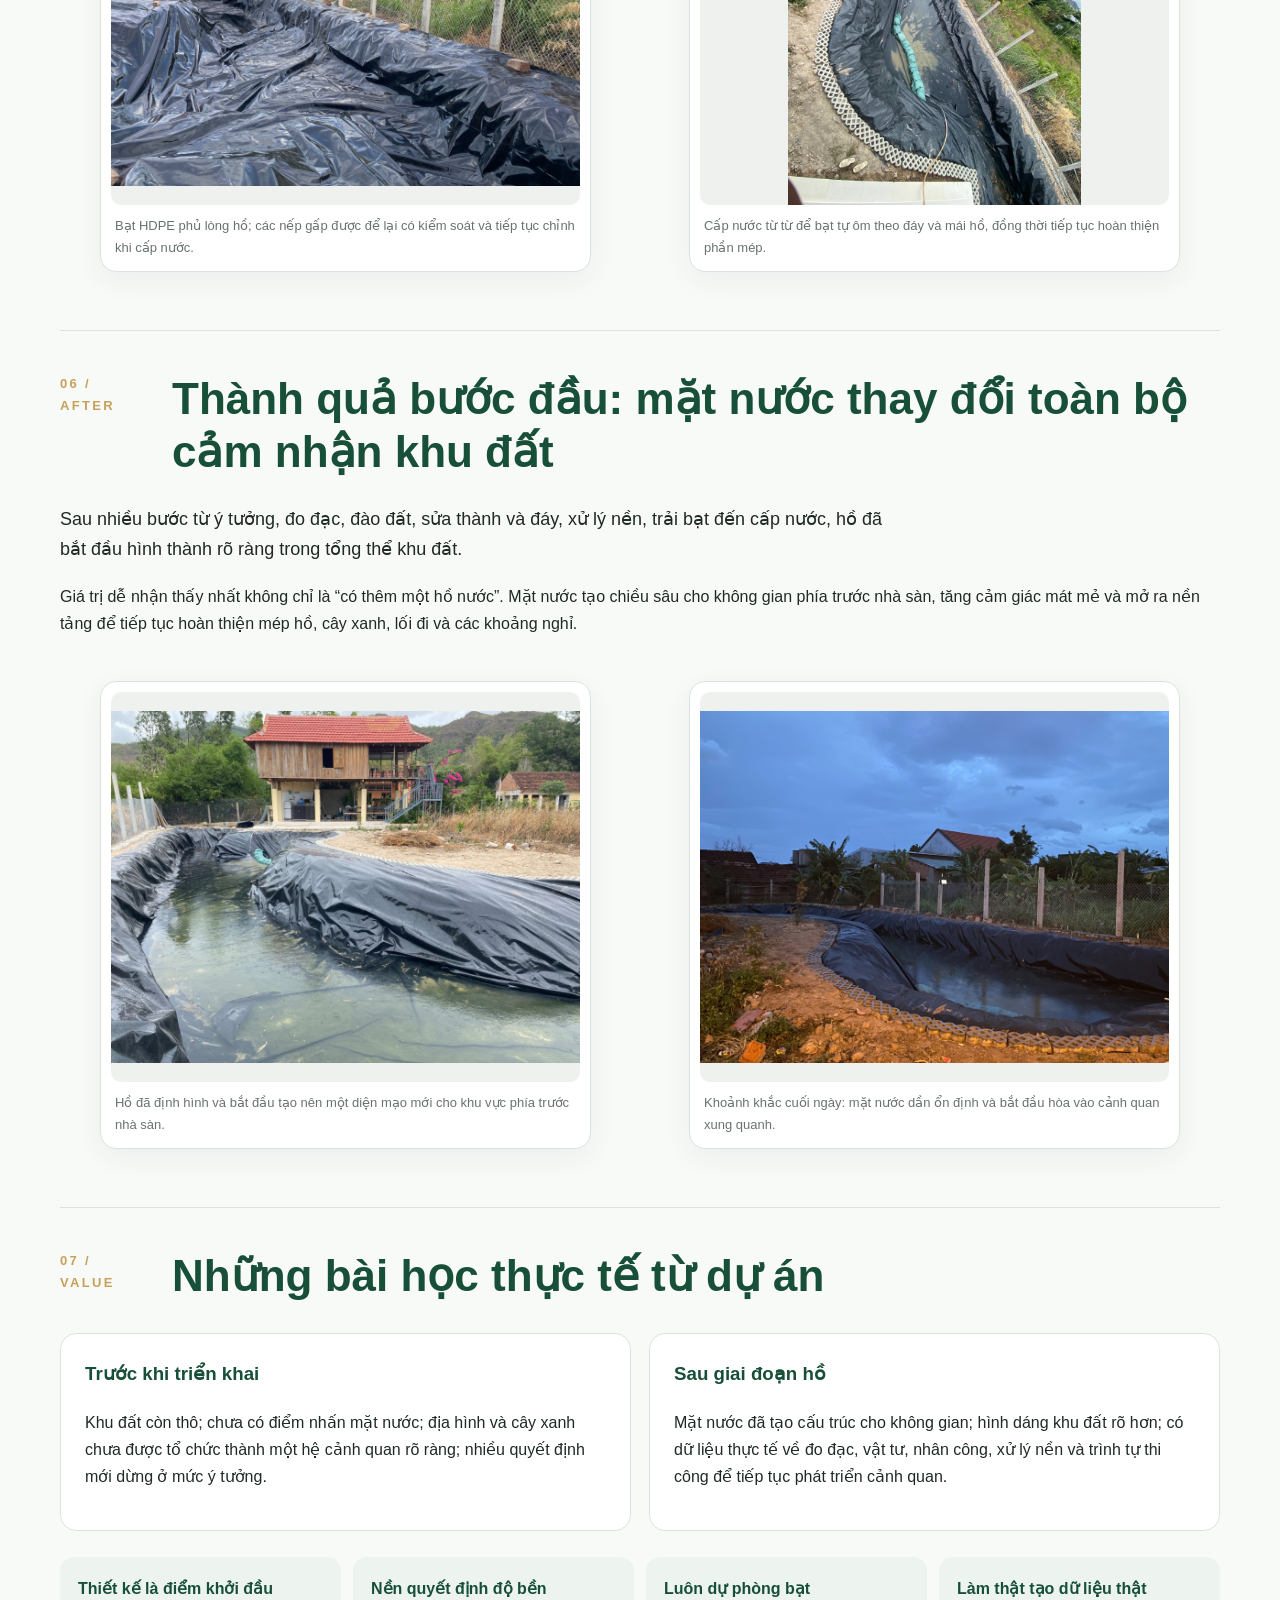
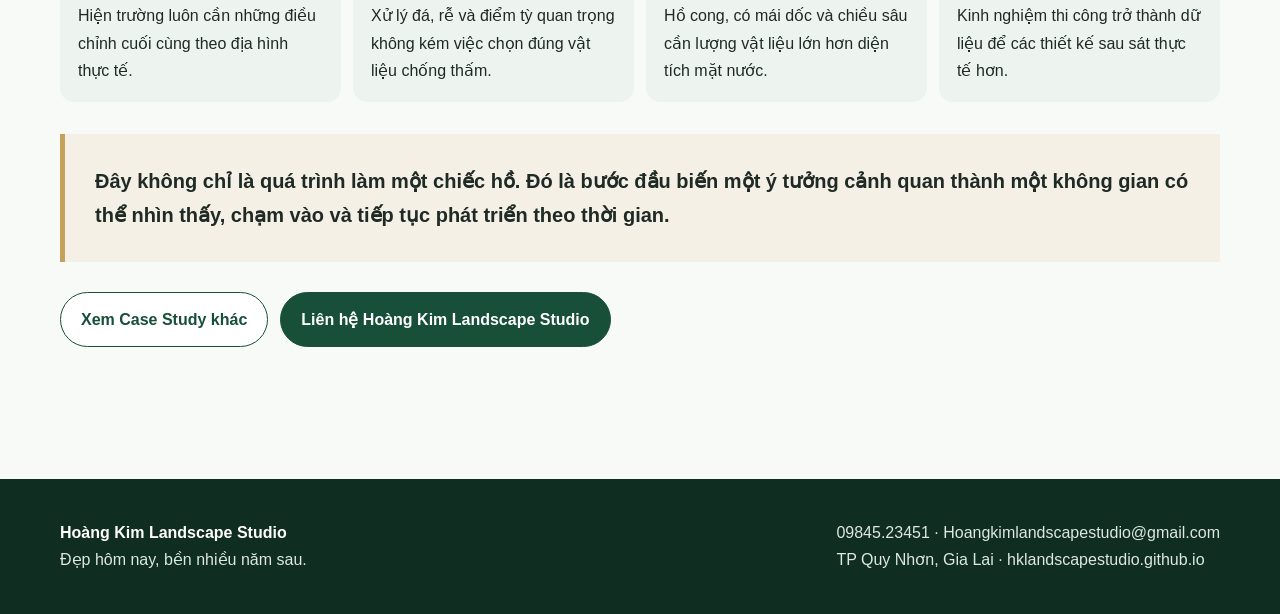
<file: case-study-module/case-study/ho-canh-quan-hdpe-600m2/index.html>
<!doctype html>
<html lang="vi">
<head>
  <meta charset="utf-8">
  <meta name="viewport" content="width=device-width,initial-scale=1">

  <title>Cải tạo khu đất 600m² với hồ cảnh quan bạt HDPE | Case Study</title>
  <meta name="description" content="Case Study cải tạo khu đất khoảng 600m² có nhà sàn: từ ý tưởng tổng thể, đo đạc, đào tạo hình, xử lý nền, trải bạt HDPE 0,5 mm đến cấp nước và hoàn thiện hồ cảnh quan.">
  <meta name="robots" content="index,follow,max-image-preview:large">
  <link rel="canonical" href="https://hklandscapestudio.github.io/case-study-module/case-study/ho-canh-quan-hdpe-600m2/">

  <meta property="og:type" content="article">
  <meta property="og:locale" content="vi_VN">
  <meta property="og:site_name" content="Hoàng Kim Landscape Studio">
  <meta property="og:title" content="Cải tạo khu đất 600m² – Từ ý tưởng đến hồ cảnh quan bằng bạt HDPE">
  <meta property="og:description" content="Quá trình thực tế từ hiện trạng, thiết kế tổng thể, đào hồ, xử lý nền, trải bạt HDPE và cấp nước tại khu đất 600m² có nhà sàn.">
  <meta property="og:image" content="https://hklandscapestudio.github.io/case-study-module/case-study/ho-canh-quan-hdpe-600m2/assets/cover.jpeg">

  <link rel="stylesheet" href="../styles.css">

  <script type="application/ld+json">
  {
    "@context": "https://schema.org",
    "@type": "Article",
    "headline": "Cải tạo khu đất 600m² – Từ ý tưởng đến hồ cảnh quan bằng bạt HDPE",
    "description": "Case Study cải tạo khu đất khoảng 600m² có nhà sàn, từ ý tưởng thiết kế đến thi công hồ cảnh quan bằng bạt HDPE.",
    "datePublished": "2026-09-03",
    "dateModified": "2026-09-03",
    "inLanguage": "vi-VN",
    "author": {
      "@type": "Organization",
      "name": "Hoàng Kim Landscape Studio"
    },
    "publisher": {
      "@type": "Organization",
      "name": "Hoàng Kim Landscape Studio"
    },
    "image": "https://hklandscapestudio.github.io/case-study-module/case-study/ho-canh-quan-hdpe-600m2/assets/cover.jpeg",
    "mainEntityOfPage": "https://hklandscapestudio.github.io/case-study-module/case-study/ho-canh-quan-hdpe-600m2/"
  }
  </script>
</head>

<body>
<header class="site-header">
  <div class="container nav">
    <a class="brand" href="../../../index.html">HOÀNG KIM LANDSCAPE STUDIO</a>
    <nav class="nav-links">
      <a href="../../../index.html">Trang chủ</a>
      <a href="../index.html">Case Study</a>
      <a href="../../../index.html#contact">Liên hệ</a>
    </nav>
  </div>
</header>

<section class="article-hero">
  <div class="container">
    <a class="back" href="../index.html">← Quay lại Case Study</a>
    <div class="eyebrow" style="color:#8b6b30">Case Study 04 · GREEN365</div>
    <h1>Cải tạo khu đất 600m² – Từ ý tưởng đến hồ cảnh quan bằng bạt HDPE</h1>
    <p class="intro">
      Từ một khoảng đất còn thô bên nhà sàn, hồ nước được hình thành qua từng bước:
      định hướng tổng thể, đo đạc, đào tạo hình, sửa thành và đáy, xử lý chống thủng,
      trải bạt HDPE và cấp nước thực tế.
    </p>
    <div class="hero-image">
      <img src="assets/cover.jpeg"
           alt="Hồ cảnh quan bằng bạt HDPE trước nhà sàn trên khu đất khoảng 600m²">
    </div>
  </div>
</section>

<section class="project-facts">
  <div class="container facts">
    <div class="fact">
      <small>Loại dự án</small>
      <strong>Cải tạo cảnh quan</strong>
    </div>
    <div class="fact">
      <small>Quy mô</small>
      <strong>Khoảng 600m²</strong>
    </div>
    <div class="fact">
      <small>Hạng mục</small>
      <strong>Hồ cảnh quan HDPE</strong>
    </div>
    <div class="fact">
      <small>Vật liệu chính</small>
      <strong>HDPE 0,5 mm · ~400m²</strong>
    </div>
  </div>
</section>

<main class="article">
  <div class="container">

    <section class="section">
      <div class="section-head">
        <div class="num">01 / CONTEXT</div>
        <h2>Bối cảnh và ý tưởng cải tạo khu đất</h2>
      </div>

      <p class="lead">
        Khu đất khoảng 600m² đã có sẵn một căn nhà sàn, nhưng phần lớn diện tích xung quanh
        vẫn còn mang trạng thái tự nhiên và chưa được tổ chức thành một tổng thể cảnh quan rõ ràng.
        Mục tiêu dài hạn là từng bước tạo nên một không gian sống gần gũi thiên nhiên,
        trong đó nhà sàn, mặt nước và cây xanh kết nối với nhau.
      </p>

      <p>
        Thay vì cải tạo toàn bộ cùng lúc, từng hạng mục được triển khai theo mức độ ưu tiên
        để vừa làm, vừa quan sát và điều chỉnh theo điều kiện thực tế. Hồ nước là một trong
        những hạng mục đầu tiên vì có khả năng tạo thay đổi lớn về cảm nhận không gian và
        trở thành nền tảng để tiếp tục hoàn thiện cây xanh, lối dạo và khu vực thư giãn.
      </p>

      <div class="gallery">
        <figure class="figure">
          <img src="assets/01-hien-trang.jpeg"
               alt="Hiện trạng khu đất trước khi cải tạo hồ cảnh quan">
          <figcaption class="caption">
            Hiện trạng ban đầu: địa hình tự nhiên, khu vực dự kiến hình thành hồ vẫn chưa được tổ chức.
          </figcaption>
        </figure>

        <figure class="figure">
          <img src="assets/02-phoi-canh-dinh-huong.jpeg"
               alt="Phối cảnh định hướng cải tạo khu đất với nhà sàn, hồ nước và cây xanh">
          <figcaption class="caption">
            Phối cảnh định hướng: nhà sàn là trung tâm, hồ nước tạo chiều sâu, cây xanh và lối dạo hoàn thiện trải nghiệm.
          </figcaption>
        </figure>
      </div>

      <div class="quote">
        Không bắt đầu bằng câu hỏi “làm một cái hồ như thế nào”, mà bắt đầu bằng câu hỏi:
        “mặt nước sẽ đóng vai trò gì trong tổng thể khu đất?”
      </div>
    </section>

    <section class="section">
      <div class="section-head">
        <div class="num">02 / DESIGN</div>
        <h2>Thiết kế tổng thể và định vị hồ trên thực địa</h2>
      </div>

      <p class="lead">
        Nhà sàn được giữ như điểm trung tâm của không gian. Hồ được bố trí ở khu vực phía trước,
        tạo một lớp mặt nước gần công trình và mở tầm nhìn ra phần cảnh quan còn lại.
        Hình dáng hồ ưu tiên đường cong mềm thay vì hình học vuông cứng để phù hợp với
        tinh thần tự nhiên của khu đất.
      </p>

      <p>
        Khi chuyển từ ý tưởng sang thực địa, tỷ lệ hồ tiếp tục được kiểm tra bằng góc nhìn thật:
        nhìn từ nhà sàn, từ lối tiếp cận và từ các vị trí dự kiến bố trí cây xanh.
        Đây là bước giúp hình dáng hồ không chỉ “đúng trên bản vẽ” mà còn hợp lý khi sử dụng thực tế.
      </p>
    </section>

    <section class="section">
      <div class="section-head">
        <div class="num">03 / MEASURE</div>
        <h2>Đo đạc và tính toán bạt HDPE</h2>
      </div>

      <p class="lead">
        Với hồ có đường cong tự nhiên, lượng bạt không thể tính chỉ bằng diện tích mặt nước.
        Khi đo cần tính đồng thời chiều sâu, mái dốc, các đoạn chuyển tiếp và phần dư để cố định mép hồ.
      </p>

      <div class="steps">
        <div class="step">
          <b>01. Định vị</b>
          Xác định phạm vi hồ và các đường cong chính trên khu đất.
        </div>
        <div class="step">
          <b>02. Đo thực tế</b>
          Kiểm tra chiều dài, chiều rộng, chiều sâu và mái hồ.
        </div>
        <div class="step">
          <b>03. Dự phòng</b>
          Cộng phần bạt cho mái dốc, nếp uốn và neo giữ quanh mép.
        </div>
        <div class="step">
          <b>04. Đặt vật tư</b>
          Lựa chọn nguyên kiện khoảng 400m² bạt HDPE 0,5 mm.
        </div>
      </div>

      <p>
        Chọn nguyên kiện giúp chủ động hơn trong thi công một hồ có hình dạng không vuông vức,
        đồng thời hạn chế việc thiếu vật liệu khi bạt bắt đầu ôm theo địa hình thực tế.
      </p>
    </section>

    <section class="section">
      <div class="section-head">
        <div class="num">04 / PROCESS</div>
        <h2>Đào thô, sửa thành hồ và chuẩn bị nền</h2>
      </div>

      <p class="lead">
        Sau khi xác định phạm vi, hồ được đào tạo hình. Tuy nhiên, đào thô mới chỉ là bước đầu:
        thành hồ, đáy hồ và các điểm chuyển tiếp tiếp tục phải được chỉnh thủ công trước khi trải bạt.
      </p>

      <div class="gallery three">
        <figure class="figure">
          <img src="assets/03-dao-tho.jpeg" alt="Hồ sau giai đoạn đào thô">
          <figcaption class="caption">
            Giai đoạn đào thô: hình dáng hồ bắt đầu xuất hiện trên thực địa.
          </figcaption>
        </figure>

        <figure class="figure">
          <img src="assets/04-sua-thanh-day-ho.jpeg"
               alt="Chỉnh sửa thủ công thành và đáy hồ trước khi trải HDPE">
          <figcaption class="caption">
            Sửa thành và đáy: làm mềm góc gắt, loại bỏ đất đá và điều chỉnh mái hồ.
          </figcaption>
        </figure>

        <figure class="figure">
          <img src="assets/05-chuan-bi-nen.jpeg"
               alt="Lòng hồ sau khi chỉnh sửa chuẩn bị trải bạt HDPE">
          <figcaption class="caption">
            Lòng hồ sau chỉnh sửa, chuẩn bị bước xử lý chống thủng và trải HDPE.
          </figcaption>
        </figure>
      </div>

      <p>
        Các vị trí có đá sắc, gạch vụn, rễ cây hoặc điểm tỳ cứng được kiểm tra và xử lý.
        Tại những khu vực có nguy cơ cao, vật liệu mềm có sẵn như bạt cũ hoặc bạt quảng cáo
        được tận dụng để gia cố cục bộ trước khi phủ lớp HDPE chính.
      </p>

      <div class="quote">
        Độ bền của hồ không chỉ phụ thuộc vào độ dày của bạt HDPE.
        Chất lượng nền phía dưới và cách xử lý các điểm có nguy cơ chọc thủng cũng quan trọng không kém.
      </div>
    </section>

    <section class="section">
      <div class="section-head">
        <div class="num">05 / HDPE</div>
        <h2>Trải bạt HDPE và xử lý theo đường cong hồ</h2>
      </div>

      <p class="lead">
        Bạt HDPE được đưa xuống lòng hồ và trải theo hình dáng thực tế. Với một tấm bạt lớn,
        công việc quan trọng là phân phối vật liệu hợp lý thay vì kéo căng ngay từ đầu.
      </p>

      <p>
        Bạt được giữ một mức độ chùng cần thiết ở mái và các góc để khi cấp nước,
        trọng lượng nước có thể ép vật liệu dần theo địa hình. Phần bạt dư được đưa lên mép
        và giữ tạm để hạn chế xê dịch trong lúc thi công.
      </p>

      <div class="gallery">
        <figure class="figure">
          <img src="assets/06-trai-bat-hdpe.jpeg"
               alt="Bạt HDPE được trải phủ lòng hồ">
          <figcaption class="caption">
            Bạt HDPE phủ lòng hồ; các nếp gấp được để lại có kiểm soát và tiếp tục chỉnh khi cấp nước.
          </figcaption>
        </figure>

        <figure class="figure">
          <img src="assets/07-cap-nuoc.jpeg"
               alt="Hồ bắt đầu được cấp nước sau khi trải bạt HDPE">
          <figcaption class="caption">
            Cấp nước từ từ để bạt tự ôm theo đáy và mái hồ, đồng thời tiếp tục hoàn thiện phần mép.
          </figcaption>
        </figure>
      </div>
    </section>

    <section class="section">
      <div class="section-head">
        <div class="num">06 / AFTER</div>
        <h2>Thành quả bước đầu: mặt nước thay đổi toàn bộ cảm nhận khu đất</h2>
      </div>

      <p class="lead">
        Sau nhiều bước từ ý tưởng, đo đạc, đào đất, sửa thành và đáy, xử lý nền,
        trải bạt đến cấp nước, hồ đã bắt đầu hình thành rõ ràng trong tổng thể khu đất.
      </p>

      <p>
        Giá trị dễ nhận thấy nhất không chỉ là “có thêm một hồ nước”.
        Mặt nước tạo chiều sâu cho không gian phía trước nhà sàn, tăng cảm giác mát mẻ
        và mở ra nền tảng để tiếp tục hoàn thiện mép hồ, cây xanh, lối đi và các khoảng nghỉ.
      </p>

      <div class="gallery">
        <figure class="figure">
          <img src="assets/cover.jpeg"
               alt="Hồ cảnh quan sau khi cấp nước trước nhà sàn">
          <figcaption class="caption">
            Hồ đã định hình và bắt đầu tạo nên một diện mạo mới cho khu vực phía trước nhà sàn.
          </figcaption>
        </figure>

        <figure class="figure">
          <img src="assets/08-ho-chang-vang.jpeg"
               alt="Hồ cảnh quan bằng bạt HDPE vào lúc chạng vạng">
          <figcaption class="caption">
            Khoảnh khắc cuối ngày: mặt nước dần ổn định và bắt đầu hòa vào cảnh quan xung quanh.
          </figcaption>
        </figure>
      </div>
    </section>

    <section class="section">
      <div class="section-head">
        <div class="num">07 / VALUE</div>
        <h2>Những bài học thực tế từ dự án</h2>
      </div>

      <div class="compare">
        <div class="compare-card">
          <h3>Trước khi triển khai</h3>
          <p>
            Khu đất còn thô; chưa có điểm nhấn mặt nước; địa hình và cây xanh chưa được tổ chức thành
            một hệ cảnh quan rõ ràng; nhiều quyết định mới dừng ở mức ý tưởng.
          </p>
        </div>

        <div class="compare-card">
          <h3>Sau giai đoạn hồ</h3>
          <p>
            Mặt nước đã tạo cấu trúc cho không gian; hình dáng khu đất rõ hơn; có dữ liệu thực tế
            về đo đạc, vật tư, nhân công, xử lý nền và trình tự thi công để tiếp tục phát triển cảnh quan.
          </p>
        </div>
      </div>

      <div class="steps">
        <div class="step">
          <b>Thiết kế là điểm khởi đầu</b>
          Hiện trường luôn cần những điều chỉnh cuối cùng theo địa hình thực tế.
        </div>
        <div class="step">
          <b>Nền quyết định độ bền</b>
          Xử lý đá, rễ và điểm tỳ quan trọng không kém việc chọn đúng vật liệu chống thấm.
        </div>
        <div class="step">
          <b>Luôn dự phòng bạt</b>
          Hồ cong, có mái dốc và chiều sâu cần lượng vật liệu lớn hơn diện tích mặt nước.
        </div>
        <div class="step">
          <b>Làm thật tạo dữ liệu thật</b>
          Kinh nghiệm thi công trở thành dữ liệu để các thiết kế sau sát thực tế hơn.
        </div>
      </div>

      <p class="quote">
        Đây không chỉ là quá trình làm một chiếc hồ.
        Đó là bước đầu biến một ý tưởng cảnh quan thành một không gian có thể nhìn thấy,
        chạm vào và tiếp tục phát triển theo thời gian.
      </p>

      <div class="article-actions">
        <a class="btn secondary" href="../index.html">Xem Case Study khác</a>
        <a class="btn" href="../../../index.html#contact">Liên hệ Hoàng Kim Landscape Studio</a>
      </div>
    </section>

  </div>
</main>

<footer class="site-footer">
  <div class="container footer-grid">
    <div>
      <strong>Hoàng Kim Landscape Studio</strong><br>
      Đẹp hôm nay, bền nhiều năm sau.
    </div>
    <div>
      09845.23451 · Hoangkimlandscapestudio@gmail.com<br>
      TP Quy Nhơn, Gia Lai · hklandscapestudio.github.io
    </div>
  </div>
</footer>
</body>
</html>
</file>
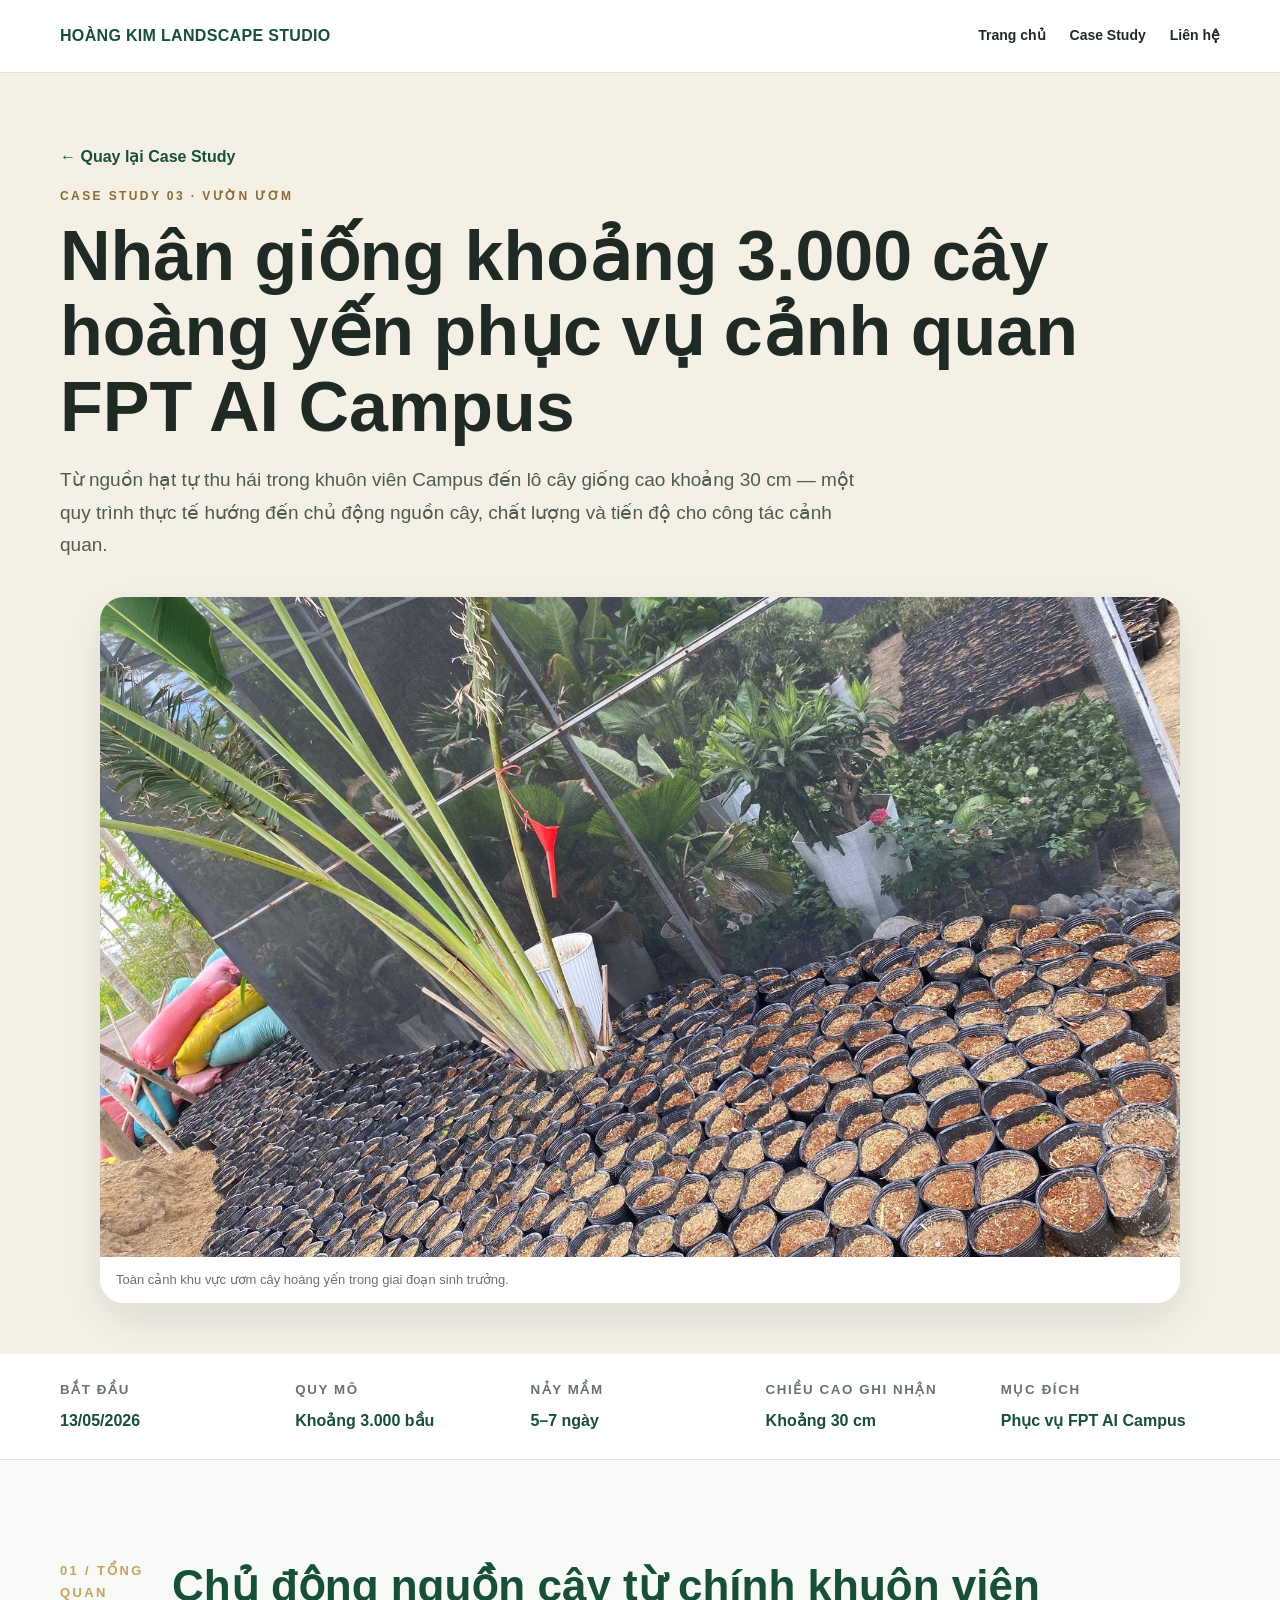
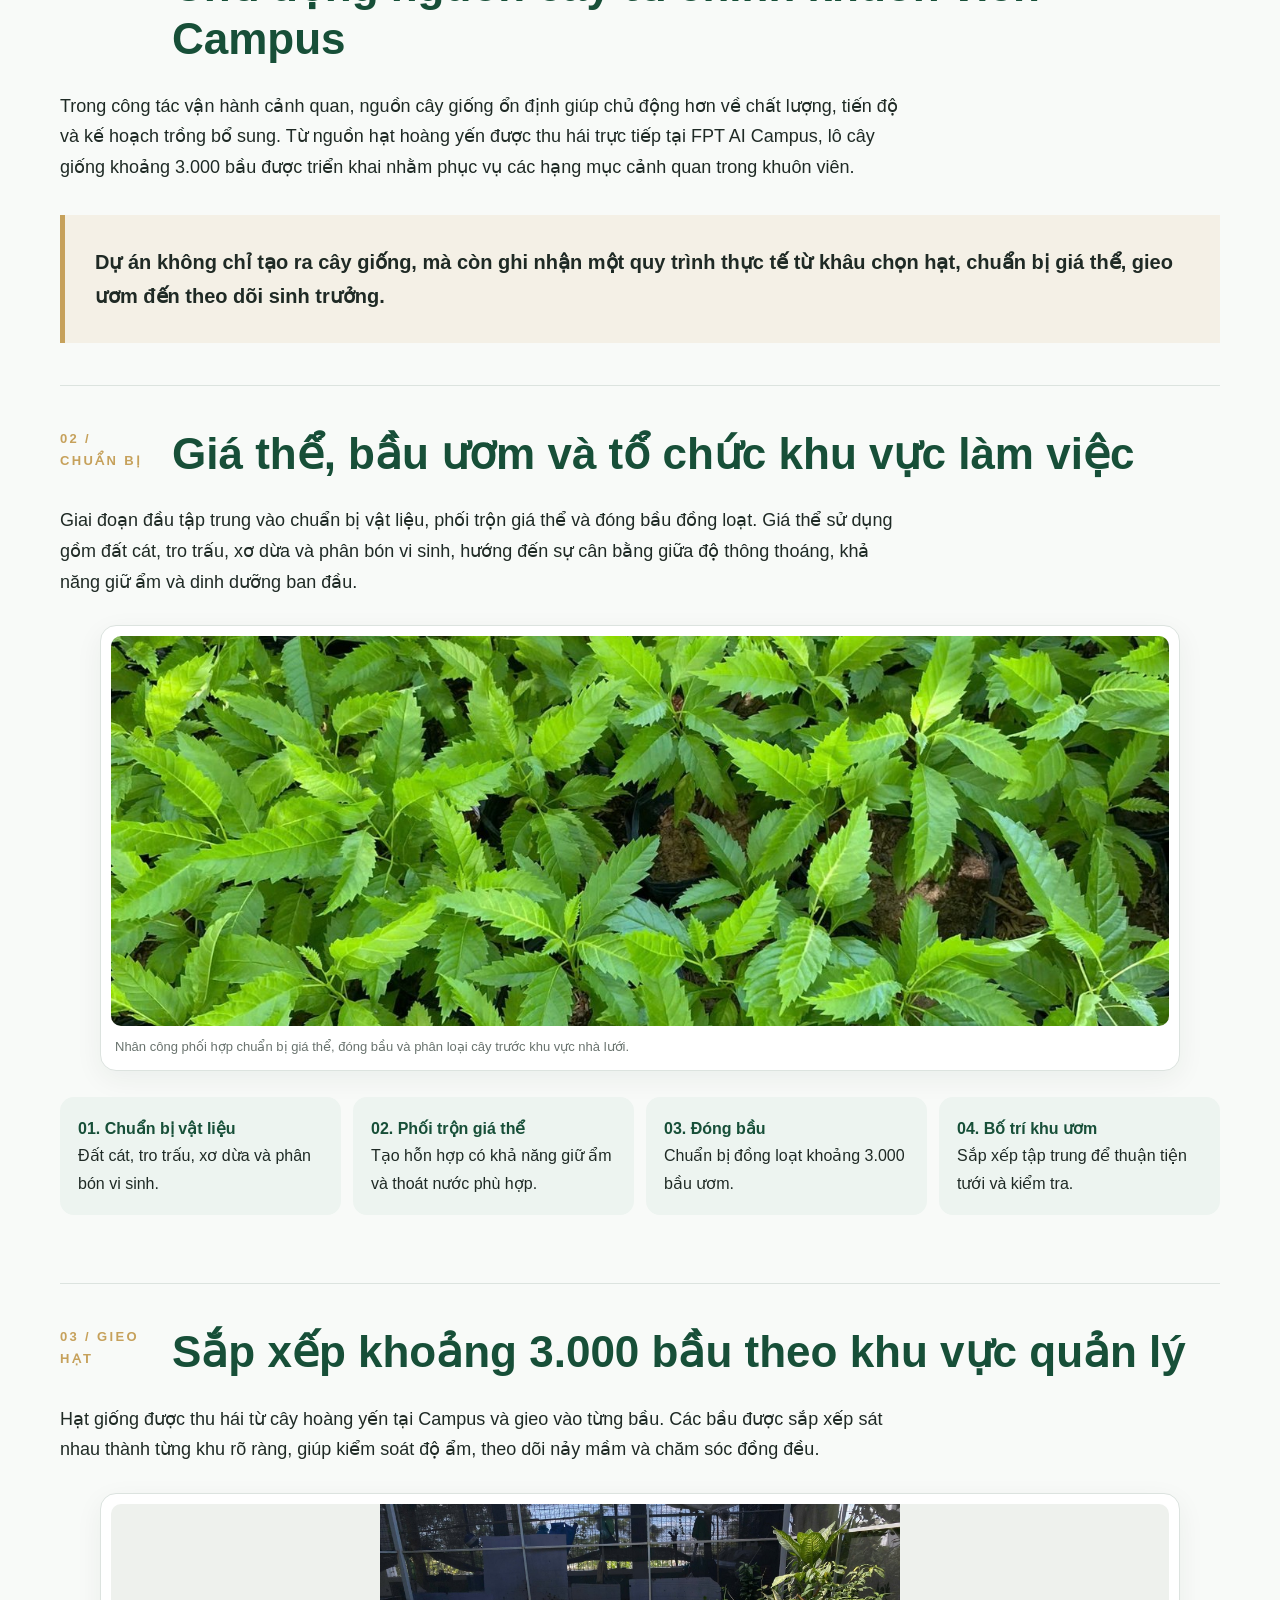
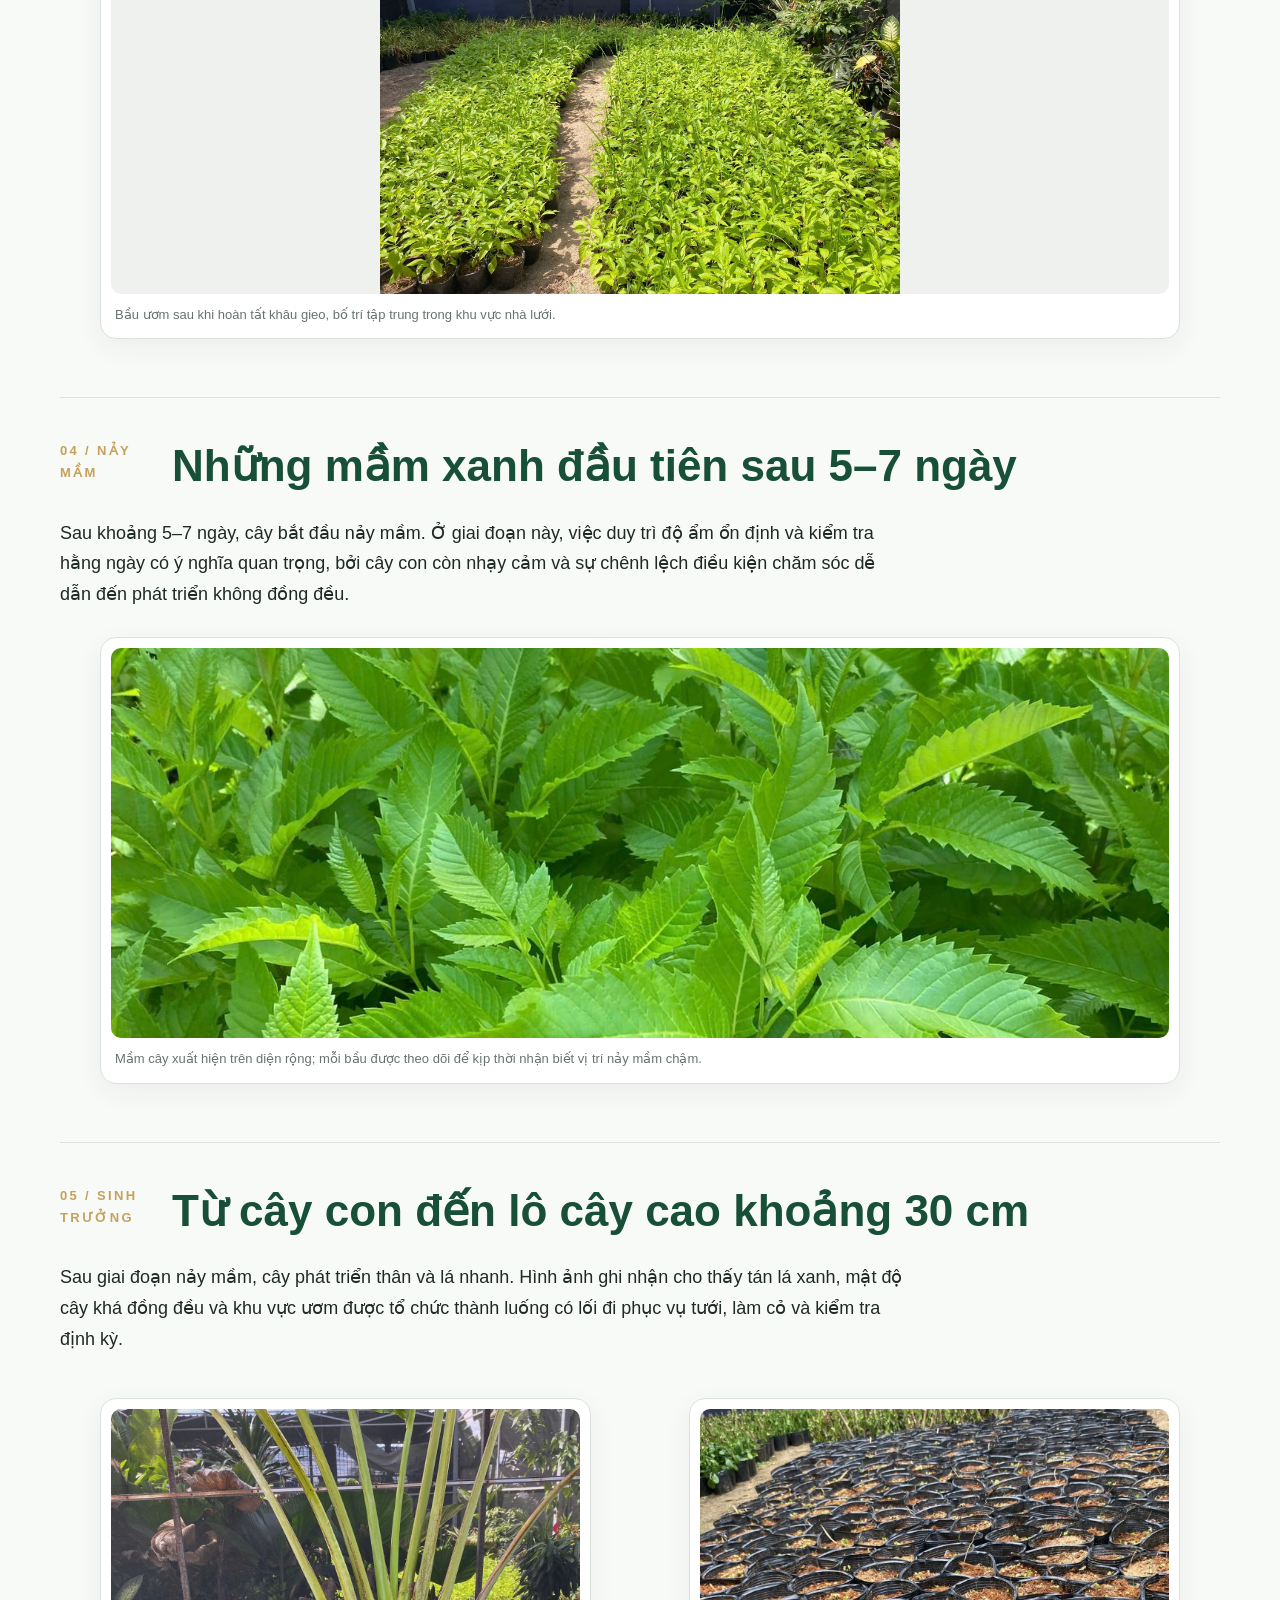
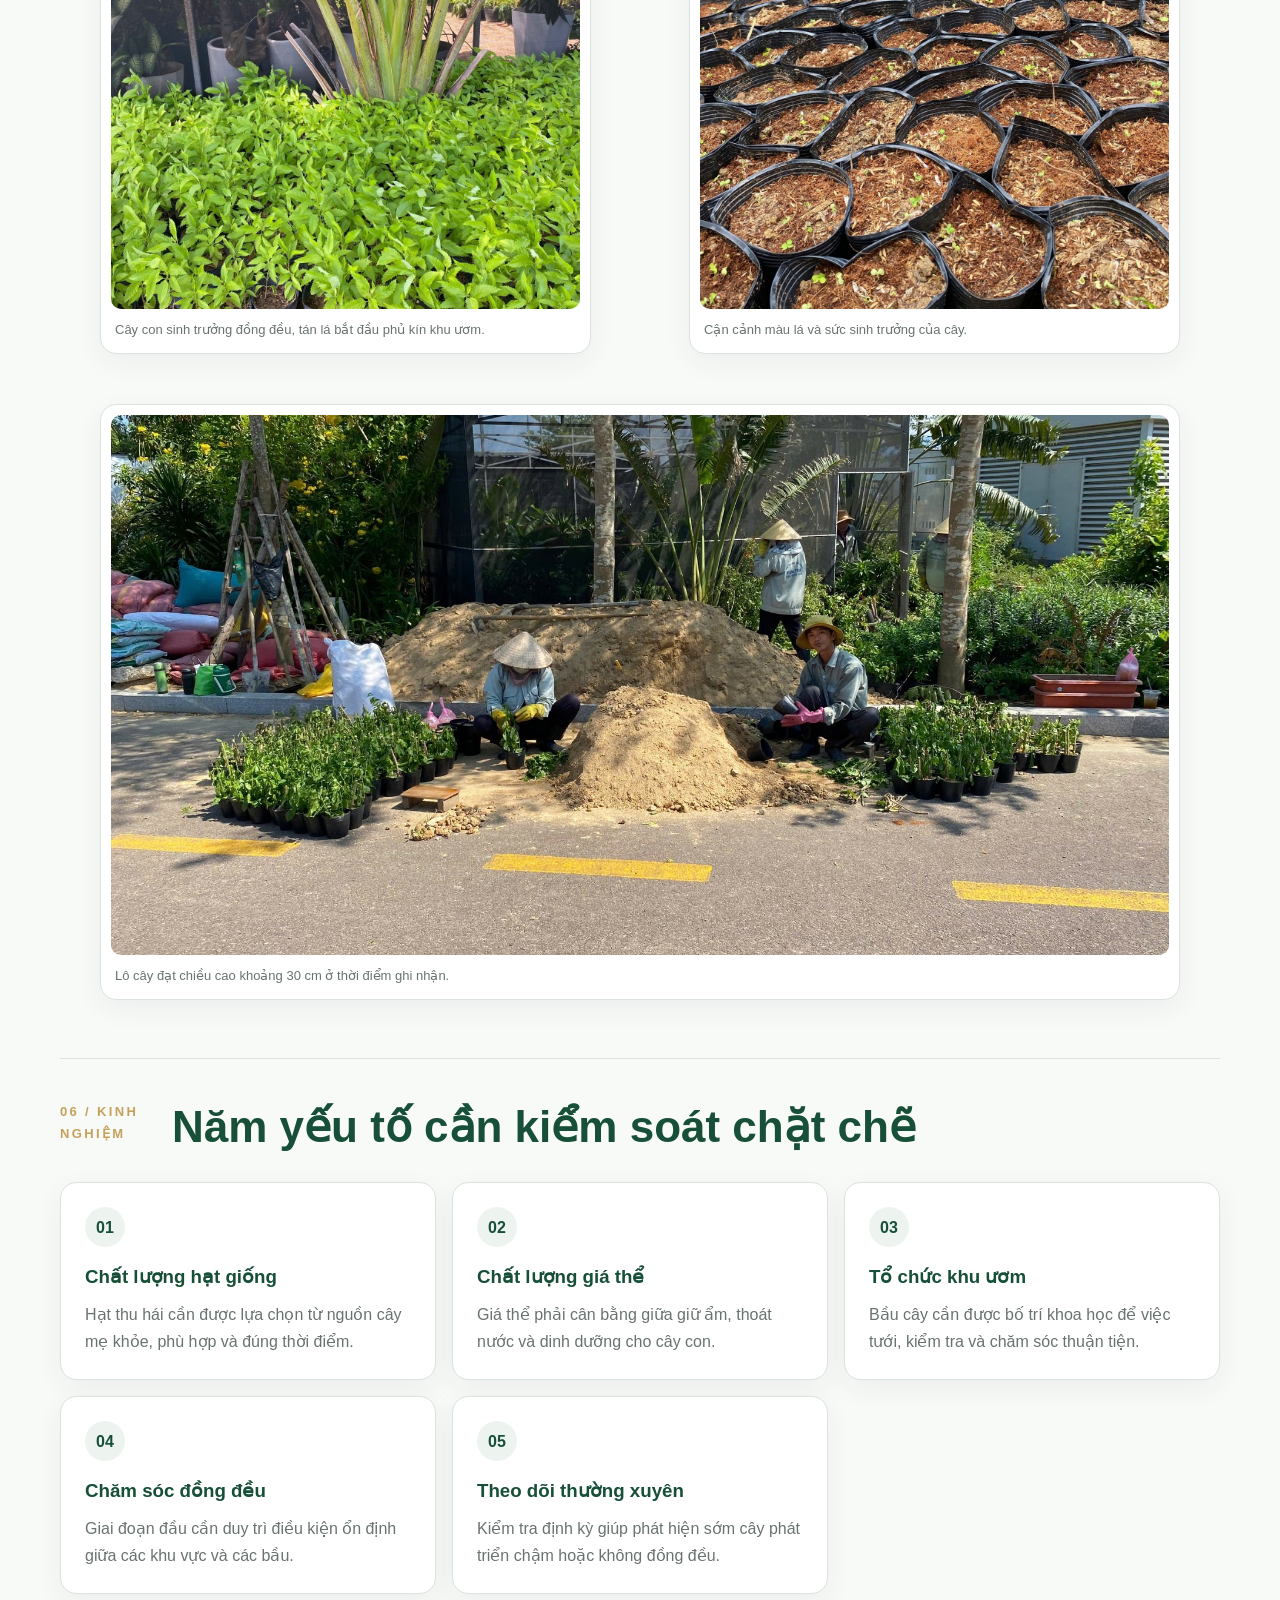
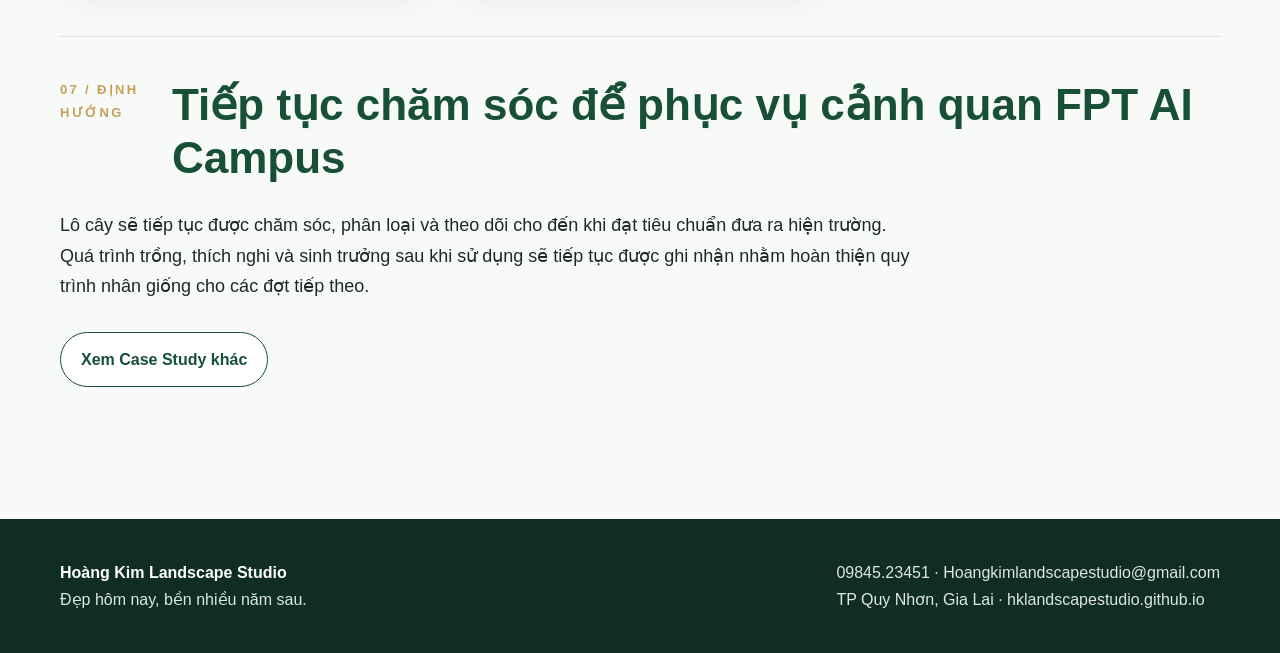
<file: case-study-module/case-study/nhan-giong-hoang-yen-fpt-ai-campus/index.html>
<!doctype html>
<html lang="vi">
<head>
  <meta charset="utf-8">
  <meta name="viewport" content="width=device-width,initial-scale=1">
  <meta name="description" content="Case Study nhân giống khoảng 3.000 cây hoàng yến từ hạt thu hái tại FPT AI Campus, bắt đầu ngày 13/05/2026, nảy mầm sau 5–7 ngày và đạt khoảng 30 cm.">
  <title>Nhân giống 3.000 cây hoàng yến tại FPT AI Campus | Case Study</title>
  <link rel="stylesheet" href="../styles.css">
  <link rel="stylesheet" href="article.css">
</head>
<body>
<header class="site-header">
  <div class="container nav">
    <a class="brand" href="../../../index.html">HOÀNG KIM LANDSCAPE STUDIO</a>
    <nav class="nav-links">
      <a href="../../../index.html">Trang chủ</a>
      <a href="../index.html">Case Study</a>
      <a href="../../../index.html#contact">Liên hệ</a>
    </nav>
  </div>
</header>

<section class="article-hero hoang-yen-hero">
  <div class="container">
    <a class="back" href="../index.html">← Quay lại Case Study</a>
    <div class="eyebrow">Case Study 03 · Vườn ươm</div>
    <h1>Nhân giống khoảng 3.000 cây hoàng yến phục vụ cảnh quan FPT AI Campus</h1>
    <p class="intro">Từ nguồn hạt tự thu hái trong khuôn viên Campus đến lô cây giống cao khoảng 30 cm — một quy trình thực tế hướng đến chủ động nguồn cây, chất lượng và tiến độ cho công tác cảnh quan.</p>
    <figure class="hero-image cover-photo">
      <img src="assets/06-toan-canh-vuon-uom.jpg" alt="Toàn cảnh khu vực ươm khoảng 3.000 cây hoàng yến tại FPT AI Campus">
      <figcaption>Toàn cảnh khu vực ươm cây hoàng yến trong giai đoạn sinh trưởng.</figcaption>
    </figure>
  </div>
</section>

<section class="project-facts">
  <div class="container facts facts-five">
    <div class="fact"><small>Bắt đầu</small><strong>13/05/2026</strong></div>
    <div class="fact"><small>Quy mô</small><strong>Khoảng 3.000 bầu</strong></div>
    <div class="fact"><small>Nảy mầm</small><strong>5–7 ngày</strong></div>
    <div class="fact"><small>Chiều cao ghi nhận</small><strong>Khoảng 30 cm</strong></div>
    <div class="fact"><small>Mục đích</small><strong>Phục vụ FPT AI Campus</strong></div>
  </div>
</section>

<main class="article"><div class="container">
  <section class="section">
    <div class="section-head"><div class="num">01 / TỔNG QUAN</div><h2>Chủ động nguồn cây từ chính khuôn viên Campus</h2></div>
    <p class="lead">Trong công tác vận hành cảnh quan, nguồn cây giống ổn định giúp chủ động hơn về chất lượng, tiến độ và kế hoạch trồng bổ sung. Từ nguồn hạt hoàng yến được thu hái trực tiếp tại FPT AI Campus, lô cây giống khoảng 3.000 bầu được triển khai nhằm phục vụ các hạng mục cảnh quan trong khuôn viên.</p>
    <div class="quote">Dự án không chỉ tạo ra cây giống, mà còn ghi nhận một quy trình thực tế từ khâu chọn hạt, chuẩn bị giá thể, gieo ươm đến theo dõi sinh trưởng.</div>
  </section>

  <section class="section">
    <div class="section-head"><div class="num">02 / CHUẨN BỊ</div><h2>Giá thể, bầu ươm và tổ chức khu vực làm việc</h2></div>
    <p class="lead">Giai đoạn đầu tập trung vào chuẩn bị vật liệu, phối trộn giá thể và đóng bầu đồng loạt. Giá thể sử dụng gồm đất cát, tro trấu, xơ dừa và phân bón vi sinh, hướng đến sự cân bằng giữa độ thông thoáng, khả năng giữ ẩm và dinh dưỡng ban đầu.</p>
    <figure class="figure feature-wide">
      <img src="assets/01-chuan-bi-gia-the.jpg" alt="Nhân công chuẩn bị giá thể và đóng bầu ươm cây hoàng yến">
      <figcaption class="caption">Nhân công phối hợp chuẩn bị giá thể, đóng bầu và phân loại cây trước khu vực nhà lưới.</figcaption>
    </figure>
    <div class="steps">
      <div class="step"><b>01. Chuẩn bị vật liệu</b>Đất cát, tro trấu, xơ dừa và phân bón vi sinh.</div>
      <div class="step"><b>02. Phối trộn giá thể</b>Tạo hỗn hợp có khả năng giữ ẩm và thoát nước phù hợp.</div>
      <div class="step"><b>03. Đóng bầu</b>Chuẩn bị đồng loạt khoảng 3.000 bầu ươm.</div>
      <div class="step"><b>04. Bố trí khu ươm</b>Sắp xếp tập trung để thuận tiện tưới và kiểm tra.</div>
    </div>
  </section>

  <section class="section">
    <div class="section-head"><div class="num">03 / GIEO HẠT</div><h2>Sắp xếp khoảng 3.000 bầu theo khu vực quản lý</h2></div>
    <p class="lead">Hạt giống được thu hái từ cây hoàng yến tại Campus và gieo vào từng bầu. Các bầu được sắp xếp sát nhau thành từng khu rõ ràng, giúp kiểm soát độ ẩm, theo dõi nảy mầm và chăm sóc đồng đều.</p>
    <figure class="figure feature-wide portrait-fit">
      <img src="assets/02-bau-uom-sau-gieo.jpg" alt="Khoảng 3.000 bầu ươm được sắp xếp sau khi gieo hạt hoàng yến">
      <figcaption class="caption">Bầu ươm sau khi hoàn tất khâu gieo, bố trí tập trung trong khu vực nhà lưới.</figcaption>
    </figure>
  </section>

  <section class="section">
    <div class="section-head"><div class="num">04 / NẢY MẦM</div><h2>Những mầm xanh đầu tiên sau 5–7 ngày</h2></div>
    <p class="lead">Sau khoảng 5–7 ngày, cây bắt đầu nảy mầm. Ở giai đoạn này, việc duy trì độ ẩm ổn định và kiểm tra hằng ngày có ý nghĩa quan trọng, bởi cây con còn nhạy cảm và sự chênh lệch điều kiện chăm sóc dễ dẫn đến phát triển không đồng đều.</p>
    <figure class="figure feature-wide">
      <img src="assets/03-cay-nay-mam.jpg" alt="Cây hoàng yến bắt đầu nảy mầm trong bầu sau 5 đến 7 ngày">
      <figcaption class="caption">Mầm cây xuất hiện trên diện rộng; mỗi bầu được theo dõi để kịp thời nhận biết vị trí nảy mầm chậm.</figcaption>
    </figure>
  </section>

  <section class="section">
    <div class="section-head"><div class="num">05 / SINH TRƯỞNG</div><h2>Từ cây con đến lô cây cao khoảng 30 cm</h2></div>
    <p class="lead">Sau giai đoạn nảy mầm, cây phát triển thân và lá nhanh. Hình ảnh ghi nhận cho thấy tán lá xanh, mật độ cây khá đồng đều và khu vực ươm được tổ chức thành luống có lối đi phục vụ tưới, làm cỏ và kiểm tra định kỳ.</p>
    <div class="photo-grid balanced-grid">
      <figure class="figure tall"><img src="assets/04-cay-con-phat-trien.jpg" alt="Cây hoàng yến phát triển đồng đều trong bầu"><figcaption class="caption">Cây con sinh trưởng đồng đều, tán lá bắt đầu phủ kín khu ươm.</figcaption></figure>
      <figure class="figure tall"><img src="assets/05-can-canh-tan-la.jpg" alt="Cận cảnh tán lá xanh khỏe của cây hoàng yến"><figcaption class="caption">Cận cảnh màu lá và sức sinh trưởng của cây.</figcaption></figure>
      <figure class="figure wide"><img src="assets/07-cay-hoang-yen-30cm.jpg" alt="Lô cây hoàng yến đạt chiều cao khoảng 30 cm"><figcaption class="caption">Lô cây đạt chiều cao khoảng 30 cm ở thời điểm ghi nhận.</figcaption></figure>
    </div>
  </section>

  <section class="section">
    <div class="section-head"><div class="num">06 / KINH NGHIỆM</div><h2>Năm yếu tố cần kiểm soát chặt chẽ</h2></div>
    <div class="lesson-grid">
      <article><span>01</span><h3>Chất lượng hạt giống</h3><p>Hạt thu hái cần được lựa chọn từ nguồn cây mẹ khỏe, phù hợp và đúng thời điểm.</p></article>
      <article><span>02</span><h3>Chất lượng giá thể</h3><p>Giá thể phải cân bằng giữa giữ ẩm, thoát nước và dinh dưỡng cho cây con.</p></article>
      <article><span>03</span><h3>Tổ chức khu ươm</h3><p>Bầu cây cần được bố trí khoa học để việc tưới, kiểm tra và chăm sóc thuận tiện.</p></article>
      <article><span>04</span><h3>Chăm sóc đồng đều</h3><p>Giai đoạn đầu cần duy trì điều kiện ổn định giữa các khu vực và các bầu.</p></article>
      <article><span>05</span><h3>Theo dõi thường xuyên</h3><p>Kiểm tra định kỳ giúp phát hiện sớm cây phát triển chậm hoặc không đồng đều.</p></article>
    </div>
  </section>

  <section class="section">
    <div class="section-head"><div class="num">07 / ĐỊNH HƯỚNG</div><h2>Tiếp tục chăm sóc để phục vụ cảnh quan FPT AI Campus</h2></div>
    <p class="lead">Lô cây sẽ tiếp tục được chăm sóc, phân loại và theo dõi cho đến khi đạt tiêu chuẩn đưa ra hiện trường. Quá trình trồng, thích nghi và sinh trưởng sau khi sử dụng sẽ tiếp tục được ghi nhận nhằm hoàn thiện quy trình nhân giống cho các đợt tiếp theo.</p>
    <div class="article-actions"><a class="btn secondary" href="../index.html">Xem Case Study khác</a></div>
  </section>
</div></main>

<footer class="site-footer"><div class="container footer-grid"><div><strong>Hoàng Kim Landscape Studio</strong><br>Đẹp hôm nay, bền nhiều năm sau.</div><div>09845.23451 · Hoangkimlandscapestudio@gmail.com<br>TP Quy Nhơn, Gia Lai · hklandscapestudio.github.io</div></div></footer>
</body></html>
</file>
<file: case-study-module/case-study/styles.css>
:root{--green:#174f38;--green2:#286a4b;--cream:#f4f0e6;--gold:#c6a15b;--ink:#1f2a25;--muted:#69736e;--white:#fff;--line:#dce3df;--shadow:0 16px 45px rgba(22,58,42,.10)}
*{box-sizing:border-box}html{scroll-behavior:smooth}body{margin:0;font-family:Arial,"Helvetica Neue",sans-serif;color:var(--ink);background:#f8faf8;line-height:1.7}img{display:block;max-width:100%}a{color:inherit}.container{width:min(1160px,calc(100% - 36px));margin:auto}.site-header{position:sticky;top:0;z-index:50;background:rgba(255,255,255,.96);border-bottom:1px solid var(--line);backdrop-filter:blur(10px)}.nav{min-height:72px;display:flex;align-items:center;justify-content:space-between;gap:24px}.brand{text-decoration:none;font-weight:800;color:var(--green);letter-spacing:.02em}.nav-links{display:flex;align-items:center;gap:24px}.nav-links a{text-decoration:none;font-size:14px;font-weight:700}.nav-links a:hover{color:var(--green2)}.hero-list{padding:90px 0 64px;background:linear-gradient(135deg,var(--green),#0f3828);color:white}.eyebrow{text-transform:uppercase;letter-spacing:.2em;font-size:12px;font-weight:800;color:#d8c08d}.hero-list h1,.article-hero h1{font-size:clamp(38px,6vw,70px);line-height:1.08;margin:12px 0 18px}.hero-list p{max-width:700px;font-size:18px;color:#e7eee9}.listing{padding:64px 0 90px}.case-card{display:grid;grid-template-columns:1.12fr .88fr;background:white;border:1px solid var(--line);border-radius:22px;overflow:hidden;box-shadow:var(--shadow)}.case-thumb{min-height:430px;background:var(--cream);display:flex;align-items:center;justify-content:center}.case-thumb img{width:100%;height:100%;object-fit:contain}.case-copy{padding:48px;display:flex;flex-direction:column;justify-content:center}.case-copy h2{font-size:clamp(27px,4vw,43px);line-height:1.18;margin:10px 0 18px}.meta{display:flex;flex-wrap:wrap;gap:10px;margin:0 0 24px}.tag{padding:7px 11px;border-radius:999px;background:#edf4f0;color:var(--green);font-size:12px;font-weight:800}.btn{display:inline-flex;align-items:center;justify-content:center;width:max-content;gap:8px;padding:13px 20px;border-radius:999px;background:var(--green);color:white;text-decoration:none;font-weight:800;border:1px solid var(--green);transition:.2s}.btn:hover{transform:translateY(-2px);background:var(--green2)}.btn.secondary{background:white;color:var(--green)}.article-hero{padding:70px 0 36px;background:var(--cream)}.article-hero .intro{max-width:820px;font-size:19px;color:#4c5c54}.hero-image{margin-top:36px;background:white;border-radius:24px;overflow:hidden;box-shadow:var(--shadow);padding:14px}.hero-image img{width:100%;max-height:690px;object-fit:contain;background:#eef1ed}.project-facts{margin-top:-1px;padding:25px 0;background:white;border-bottom:1px solid var(--line)}.facts{display:grid;grid-template-columns:repeat(4,1fr);gap:16px}.fact small{display:block;color:var(--muted);text-transform:uppercase;letter-spacing:.12em;font-weight:800}.fact strong{display:block;margin-top:5px;color:var(--green)}.article{padding:58px 0 90px}.section{padding:42px 0;border-bottom:1px solid var(--line)}.section:last-child{border-bottom:0}.section-head{display:grid;grid-template-columns:90px 1fr;gap:22px;align-items:start;margin-bottom:25px}.num{font-size:13px;letter-spacing:.18em;color:var(--gold);font-weight:900}.section h2{margin:0;color:var(--green);font-size:clamp(28px,4vw,44px);line-height:1.2}.lead{font-size:18px;max-width:850px}.gallery{display:grid;grid-template-columns:repeat(2,minmax(0,1fr));gap:18px;margin-top:28px}.gallery.three{grid-template-columns:repeat(3,minmax(0,1fr))}.figure{background:white;border:1px solid var(--line);border-radius:16px;padding:10px;box-shadow:0 8px 28px rgba(22,58,42,.06)}.figure img{width:100%;height:390px;object-fit:contain;background:#eef1ed;border-radius:10px}.gallery.three .figure img{height:320px}.caption{font-size:13px;color:var(--muted);padding:10px 4px 2px}.steps{display:grid;grid-template-columns:repeat(4,1fr);gap:12px;margin:26px 0}.step{background:#edf4f0;border-radius:14px;padding:18px}.step b{display:block;color:var(--green)}.compare{display:grid;grid-template-columns:1fr 1fr;gap:18px;margin-top:30px}.compare-card{background:white;border:1px solid var(--line);border-radius:16px;padding:24px}.compare-card h3{color:var(--green);margin-top:0}.quote{margin:32px 0 0;padding:30px;border-left:5px solid var(--gold);background:var(--cream);font-size:20px;font-weight:700}.article-actions{display:flex;flex-wrap:wrap;gap:12px;margin-top:30px}.site-footer{padding:40px 0;background:#102d22;color:#dce8e1}.site-footer strong{color:white}.footer-grid{display:flex;justify-content:space-between;gap:20px;flex-wrap:wrap}.back{display:inline-block;margin-bottom:16px;color:var(--green);text-decoration:none;font-weight:800}@media(max-width:850px){.case-card{grid-template-columns:1fr}.case-thumb{min-height:280px}.case-copy{padding:30px}.facts{grid-template-columns:1fr 1fr}.gallery.three{grid-template-columns:1fr 1fr}.steps{grid-template-columns:1fr 1fr}.section-head{grid-template-columns:1fr;gap:5px}}@media(max-width:560px){.nav-links{display:none}.hero-list{padding:65px 0 48px}.facts,.gallery,.gallery.three,.compare,.steps{grid-template-columns:1fr}.figure img,.gallery.three .figure img{height:auto;max-height:480px}.case-copy{padding:25px}.article-hero{padding-top:50px}.section{padding:33px 0}}


/* Khoảng cách giữa các thẻ Case Study trên trang danh sách */
.case-card + .case-card{margin-top:32px}
</file>
<file: case-study-module/case-study/nhan-giong-hoang-yen-fpt-ai-campus/article.css>
.hoang-yen-hero .eyebrow{color:#8b6b30}.cover-photo{padding:0}.cover-photo img{height:min(64vw,660px);object-fit:cover}.cover-photo figcaption{padding:12px 16px;color:var(--muted);font-size:13px;background:#fff}.facts-five{grid-template-columns:repeat(5,1fr)}.feature-wide{margin-top:28px}.feature-wide img{width:100%;max-height:680px;object-fit:cover;border-radius:10px}.portrait-fit img{object-fit:contain;background:#eef1ed}.photo-grid{display:grid;gap:18px;margin-top:28px}.balanced-grid{grid-template-columns:repeat(2,minmax(0,1fr))}.balanced-grid .tall img{width:100%;height:500px;object-fit:cover}.balanced-grid .wide{grid-column:1/-1}.balanced-grid .wide img{width:100%;height:540px;object-fit:cover}.lesson-grid{display:grid;grid-template-columns:repeat(3,minmax(0,1fr));gap:16px;margin-top:28px}.lesson-grid article{background:#fff;border:1px solid var(--line);border-radius:16px;padding:24px;box-shadow:0 8px 28px rgba(22,58,42,.06)}.lesson-grid span{display:inline-flex;width:40px;height:40px;border-radius:50%;align-items:center;justify-content:center;background:#edf4f0;color:var(--green);font-weight:900}.lesson-grid h3{color:var(--green);margin:14px 0 8px}.lesson-grid p{margin:0;color:var(--muted)}@media(max-width:900px){.facts-five{grid-template-columns:repeat(3,1fr)}.lesson-grid{grid-template-columns:repeat(2,1fr)}}@media(max-width:650px){.facts-five,.balanced-grid,.lesson-grid{grid-template-columns:1fr}.balanced-grid .wide{grid-column:auto}.balanced-grid .tall img,.balanced-grid .wide img,.cover-photo img,.feature-wide img{height:auto;max-height:none;object-fit:contain}.photo-grid{gap:14px}}
</file>
